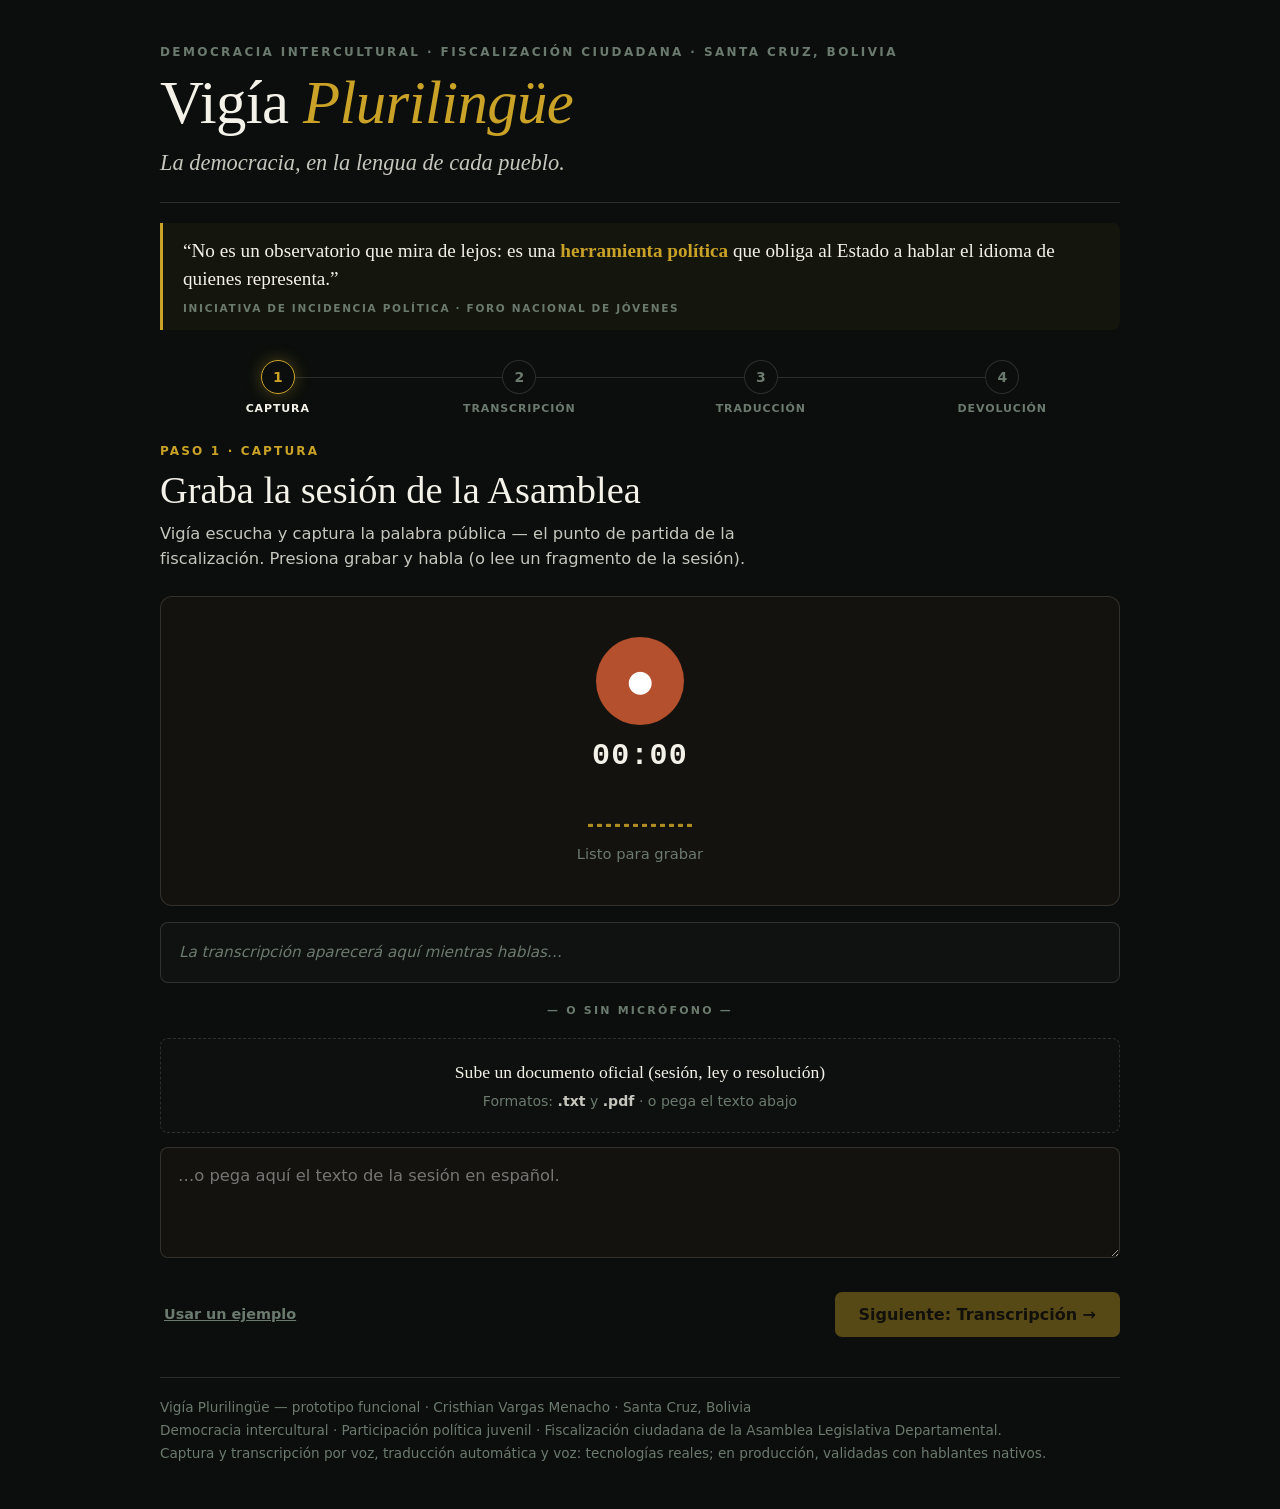
<file: vigia-plurilingue/index.html>
<!DOCTYPE html>
<html lang="es">
<head>
<meta charset="utf-8">
<meta name="viewport" content="width=device-width, initial-scale=1">
<title>Vigía Plurilingüe · Fiscalización ciudadana con IA</title>
<style>
:root{
  --bg:#0B0E0C; --panel:#14120E; --ink:#F4F1E9; --gold:#C9A227; --terra:#B5502E;
  --muted:#6B7A6E; --dim:#C7C6BE; --line:rgba(244,241,233,.14);
  --serif:Georgia,'Times New Roman',serif;
  --sans:system-ui,-apple-system,'Segoe UI',Roboto,Helvetica,Arial,sans-serif;
  --mono:ui-monospace,'Cascadia Mono','Consolas','SF Mono',monospace;
}
*{box-sizing:border-box;margin:0;padding:0}
body{background:var(--bg);color:var(--ink);font-family:var(--sans);line-height:1.55;
  min-height:100vh;padding:clamp(18px,4vw,44px)}
.app{max-width:960px;margin:0 auto}

/* título */
.hero-title{border-bottom:1px solid var(--line);padding-bottom:22px;margin-bottom:20px}
.hero-title .kick{font:600 12px/1.4 var(--sans);letter-spacing:.2em;text-transform:uppercase;color:var(--muted);margin-bottom:12px}
.hero-title h1{font-family:var(--serif);font-weight:400;font-size:clamp(2.1rem,5.5vw,3.8rem);line-height:1;letter-spacing:-.01em}
.hero-title h1 em{font-style:italic;color:var(--gold)}
.hero-title .hsub{font-family:var(--serif);font-style:italic;font-size:clamp(1.05rem,2vw,1.4rem);color:var(--dim);margin-top:12px}
.manifesto-bar{border-left:3px solid var(--gold);background:rgba(201,162,39,.05);
  padding:14px 20px;border-radius:0 8px 8px 0;margin-bottom:26px}
.manifesto-bar p{font-family:var(--serif);font-size:clamp(1rem,1.8vw,1.2rem);line-height:1.45}
.manifesto-bar p b{color:var(--gold)}
.manifesto-bar .src{display:block;margin-top:8px;font:600 10.5px/1.4 var(--sans);letter-spacing:.16em;text-transform:uppercase;color:var(--muted)}

/* stepper */
.stepper{display:flex;gap:6px;margin-bottom:30px}
.st{flex:1;display:flex;flex-direction:column;align-items:center;gap:8px;position:relative;cursor:pointer;padding-top:4px}
.st .dot{width:34px;height:34px;border-radius:50%;border:1.5px solid var(--line);display:flex;align-items:center;justify-content:center;
  font:700 14px/1 var(--sans);color:var(--muted);background:var(--bg);transition:.3s;z-index:2}
.st .lb{font:600 11px/1.2 var(--sans);letter-spacing:.08em;text-transform:uppercase;color:var(--muted);text-align:center;transition:.3s}
.st::after{content:"";position:absolute;top:21px;left:50%;width:100%;height:1.5px;background:var(--line);z-index:1}
.st:last-child::after{display:none}
.st.active .dot{border-color:var(--gold);color:var(--gold);box-shadow:0 0 16px rgba(201,162,39,.35)}
.st.active .lb{color:var(--ink)}
.st.done .dot{border-color:var(--gold);background:var(--gold);color:#1a1408}
.st.done::after{background:var(--gold)}

/* paneles */
.panel{display:none;animation:fade .4s ease}
.panel.active{display:block}
@keyframes fade{from{opacity:0;transform:translateY(10px)}to{opacity:1;transform:none}}
.pk{font:600 12px/1 var(--sans);letter-spacing:.18em;text-transform:uppercase;color:var(--gold);margin-bottom:12px}
.panel h2{font-family:var(--serif);font-weight:400;font-size:clamp(1.6rem,3.4vw,2.4rem);line-height:1.1;margin-bottom:10px}
.pdesc{color:var(--dim);font-size:1.02rem;max-width:64ch;margin-bottom:24px}

/* grabadora */
.rec{display:flex;flex-direction:column;align-items:center;gap:16px;padding:clamp(24px,4vw,40px);
  background:var(--panel);border:1px solid var(--line);border-radius:12px}
.recbtn{width:88px;height:88px;border-radius:50%;border:none;cursor:pointer;background:var(--terra);color:#fff;
  font-size:30px;display:flex;align-items:center;justify-content:center;transition:.2s;box-shadow:0 0 0 0 rgba(181,80,46,.5)}
.recbtn:hover{transform:scale(1.05)}
.recbtn.on{background:#e0563020;color:var(--terra);border:2px solid var(--terra);animation:pulse 1.4s infinite}
@keyframes pulse{0%{box-shadow:0 0 0 0 rgba(181,80,46,.45)}70%{box-shadow:0 0 0 22px rgba(181,80,46,0)}100%{box-shadow:0 0 0 0 rgba(181,80,46,0)}}
.rectime{font:700 30px/1 var(--mono);color:var(--ink);letter-spacing:.04em}
.meter{display:flex;gap:4px;align-items:flex-end;height:40px}
.meter i{width:5px;height:40px;background:var(--gold);border-radius:3px;transform:scaleY(.08);transform-origin:bottom;transition:transform .08s linear;opacity:.85}
.recstate{font-size:.92rem;color:var(--muted)}
.recstate b{color:var(--dim)}
.live{margin-top:16px;min-height:56px;background:rgba(255,255,255,.02);border:1px solid var(--line);border-radius:8px;
  padding:16px 18px;font-family:var(--serif);font-size:1.05rem;line-height:1.6;color:var(--ink);white-space:pre-wrap}
.live:empty::before{content:"La transcripción aparecerá aquí mientras hablas…";color:var(--muted);font-style:italic;font-family:var(--sans);font-size:.95rem}

.orsep{text-align:center;color:var(--muted);font:600 11px/1 var(--sans);letter-spacing:.2em;text-transform:uppercase;margin:22px 0}
.drop{border:1.5px dashed var(--line);border-radius:8px;padding:20px;text-align:center;cursor:pointer;transition:.2s;background:rgba(255,255,255,.012)}
.drop.hot{border-color:var(--gold);background:rgba(201,162,39,.06)}
.drop .big{font-family:var(--serif);font-size:1.1rem;margin-bottom:4px}
.drop .small{color:var(--muted);font-size:.88rem}
.drop .small b{color:var(--dim)}

textarea{width:100%;background:var(--panel);color:var(--ink);border:1px solid var(--line);border-radius:8px;
  padding:15px 17px;font-family:var(--sans);font-size:1.02rem;line-height:1.6;resize:vertical;margin-top:14px}
textarea:focus{outline:none;border-color:var(--gold)}
#transcript{min-height:180px;font-family:var(--serif)}

/* botones */
button{font-family:var(--sans);cursor:pointer;border:none;border-radius:7px;font-weight:600;transition:transform .08s,background .2s,opacity .2s}
button:active{transform:translateY(1px)}
button:disabled{opacity:.4;cursor:not-allowed}
.btn-primary{background:var(--gold);color:#1a1408;padding:13px 24px;font-size:1rem}
.btn-primary:hover:not(:disabled){background:#dab433}
.btn-ghost{background:transparent;color:var(--ink);border:1px solid var(--line);padding:11px 17px;font-size:.94rem}
.btn-ghost:hover:not(:disabled){border-color:var(--gold);color:var(--gold)}
.btn-link{background:transparent;color:var(--muted);padding:10px 4px;font-size:.9rem;text-decoration:underline}
.btn-link:hover{color:var(--gold)}
.navrow{display:flex;justify-content:space-between;align-items:center;gap:12px;margin-top:26px;flex-wrap:wrap}
.vsel{background:var(--panel);color:var(--ink);border:1px solid var(--line);border-radius:7px;padding:10px 12px;font-family:var(--sans);font-size:.86rem;max-width:230px}
.vsel:focus{outline:none;border-color:var(--gold)}

.status{min-height:22px;font-size:.95rem;color:var(--dim);display:flex;align-items:center;gap:10px;margin:6px 0}
.spin{width:16px;height:16px;border:2px solid var(--line);border-top-color:var(--gold);border-radius:50%;animation:sp .8s linear infinite}
@keyframes sp{to{transform:rotate(360deg)}}
.err{color:var(--terra)}
.progress{height:3px;background:var(--line);border-radius:3px;overflow:hidden;margin:12px 0;display:none}
.progress.on{display:block}
.progress i{display:block;height:100%;width:0;background:var(--gold);transition:width .3s}

/* columnas ES/GN */
.cols{display:grid;grid-template-columns:1fr 1fr;gap:18px;margin-top:8px}
.col{background:var(--panel);border:1px solid var(--line);border-radius:8px;padding:20px}
.col.gn{border-color:rgba(201,162,39,.35)}
.col h4{font:600 11px/1 var(--sans);letter-spacing:.16em;text-transform:uppercase;color:var(--muted);margin-bottom:12px}
.col.gn h4{color:var(--gold)}
.col .text{font-size:1.02rem;line-height:1.7;white-space:pre-wrap}
.col.gn .text{font-family:var(--serif)}
.toolbar{display:flex;gap:10px;flex-wrap:wrap;align-items:center;margin-top:18px}
.note{margin-top:14px;font-size:.85rem;color:var(--muted);line-height:1.6;border-left:2px solid var(--line);padding-left:14px}
.note b{color:var(--dim)}

/* boletín */
.boletin{background:var(--panel);border:1px solid rgba(201,162,39,.35);border-radius:10px;padding:clamp(22px,3vw,32px);position:relative;overflow:hidden}
.boletin::before{content:"";position:absolute;top:0;left:0;width:100%;height:4px;background:linear-gradient(90deg,var(--gold),var(--terra))}
.boletin .bk{font:600 11px/1 var(--sans);letter-spacing:.2em;text-transform:uppercase;color:var(--terra);margin-bottom:8px}
.boletin h3{font-family:var(--serif);font-size:1.5rem;margin-bottom:4px}
.boletin .date{font:600 11px/1 var(--mono);color:var(--muted);letter-spacing:.05em;margin-bottom:20px}
.boletin .lbl{font:600 11px/1 var(--sans);letter-spacing:.14em;text-transform:uppercase;margin:18px 0 8px}
.boletin .lbl.es{color:var(--muted)} .boletin .lbl.gn{color:var(--gold)}
.boletin .r-es{font-size:1rem;line-height:1.7;color:var(--dim)}
.boletin .r-gn{font-family:var(--serif);font-size:1.12rem;line-height:1.7;color:var(--ink)}
.boletin details{margin-top:20px;border-top:1px solid var(--line);padding-top:14px}
.boletin summary{cursor:pointer;font:600 12px/1 var(--sans);letter-spacing:.1em;text-transform:uppercase;color:var(--muted)}
.boletin .full{margin-top:14px;font-size:.95rem;line-height:1.7;color:var(--dim);white-space:pre-wrap}
.boletin .full .gn{font-family:var(--serif);color:var(--ink);display:block;margin-top:10px}

.foot{margin-top:40px;padding-top:18px;border-top:1px solid var(--line);color:var(--muted);font-size:.85rem;line-height:1.7}

@media(max-width:720px){.cols{grid-template-columns:1fr}.st .lb{font-size:9.5px}}

/* PDF / impresión */
#printdoc{display:none}
@media print{
  body{background:#fff;color:#000;padding:0}
  body>.app{display:none}
  #printdoc{display:block;position:absolute;inset:0;color:#000;background:#fff}
  #printdoc h1{font-family:Georgia,serif;font-size:20pt;color:#0B0E0C;margin-bottom:2px}
  #printdoc .pd-sub{font-family:sans-serif;font-size:8.5pt;letter-spacing:.1em;text-transform:uppercase;color:#6B7A6E;border-bottom:2px solid #C9A227;padding-bottom:9px;margin-bottom:20px}
  #printdoc h2{font-family:sans-serif;font-size:8.5pt;letter-spacing:.14em;text-transform:uppercase;color:#B5502E;margin:20px 0 7px}
  #printdoc .pd-gn{font-family:Georgia,serif;font-size:12pt;line-height:1.7;white-space:pre-wrap;color:#111}
  #printdoc .pd-es{font-size:10pt;color:#555;white-space:pre-wrap;line-height:1.6}
  #printdoc .pd-foot{margin-top:26px;padding-top:10px;border-top:1px solid #ccc;font-family:sans-serif;font-size:8pt;color:#666}
  @page{margin:18mm}
}
</style>
</head>
<body>
<div class="app">
  <div class="hero-title">
    <div class="kick">Democracia intercultural · Fiscalización ciudadana · Santa Cruz, Bolivia</div>
    <h1>Vigía <em>Plurilingüe</em></h1>
    <div class="hsub">La democracia, en la lengua de cada pueblo.</div>
  </div>
  <div class="manifesto-bar">
    <p>“No es un observatorio que mira de lejos: es una <b>herramienta política</b> que obliga al Estado a hablar el idioma de quienes representa.”</p>
    <span class="src">Iniciativa de incidencia política · Foro Nacional de Jóvenes</span>
  </div>

  <!-- STEPPER -->
  <div class="stepper" id="stepper">
    <div class="st active" data-s="1"><span class="dot">1</span><span class="lb">Captura</span></div>
    <div class="st" data-s="2"><span class="dot">2</span><span class="lb">Transcripción</span></div>
    <div class="st" data-s="3"><span class="dot">3</span><span class="lb">Traducción</span></div>
    <div class="st" data-s="4"><span class="dot">4</span><span class="lb">Devolución</span></div>
  </div>

  <!-- PASO 1 · CAPTURA -->
  <section class="panel active" data-p="1">
    <div class="pk">Paso 1 · Captura</div>
    <h2>Graba la sesión de la Asamblea</h2>
    <p class="pdesc">Vigía escucha y captura la palabra pública — el punto de partida de la fiscalización. Presiona grabar y habla (o lee un fragmento de la sesión).</p>
    <div class="rec">
      <button id="recBtn" class="recbtn" title="Grabar / Detener">●</button>
      <div class="rectime" id="recTime">00:00</div>
      <div class="meter" id="meter"><i></i><i></i><i></i><i></i><i></i><i></i><i></i><i></i><i></i><i></i><i></i><i></i></div>
      <div class="recstate" id="recState">Listo para grabar</div>
    </div>
    <div class="live" id="liveText"></div>
    <audio id="player" controls style="width:100%;margin-top:14px;display:none"></audio>

    <div class="orsep">— o sin micrófono —</div>
    <div class="drop" id="drop">
      <div class="big">Sube un documento oficial (sesión, ley o resolución)</div>
      <div class="small">Formatos: <b>.txt</b> y <b>.pdf</b> · o pega el texto abajo</div>
      <input type="file" id="file" accept=".txt,.pdf,text/plain,application/pdf" hidden>
    </div>
    <textarea id="paste" placeholder="…o pega aquí el texto de la sesión en español." rows="3"></textarea>
    <div class="navrow">
      <button class="btn-link" id="ex1">Usar un ejemplo</button>
      <button class="btn-primary" id="to2" disabled>Siguiente: Transcripción →</button>
    </div>
  </section>

  <!-- PASO 2 · TRANSCRIPCIÓN -->
  <section class="panel" data-p="2">
    <div class="pk">Paso 2 · Transcripción</div>
    <h2>Voz → texto</h2>
    <p class="pdesc">La IA convirtió la sesión en texto, con la palabra de cada intervención. Revisa y corrige antes de traducir.</p>
    <textarea id="transcript" placeholder="Transcripción de la sesión…"></textarea>
    <div class="navrow">
      <button class="btn-ghost" data-back="1">← Atrás</button>
      <button class="btn-primary" id="to3">Traducir a guaraní →</button>
    </div>
  </section>

  <!-- PASO 3 · TRADUCCIÓN -->
  <section class="panel" data-p="3">
    <div class="pk">Paso 3 · Traducción</div>
    <h2>El debate, en guaraní</h2>
    <p class="pdesc">Yvy.ai vuelca la sesión al guaraní. La misma lógica se extiende al chiquitano y otras lenguas del oriente, con validación de hablantes nativos.</p>
    <div class="progress" id="prog"><i></i></div>
    <div class="status" id="tstatus"></div>
    <div class="cols">
      <div class="col es"><h4>Español · original</h4><div class="text" id="outEs"></div></div>
      <div class="col gn"><h4>Guaraní · traducción</h4><div class="text" id="outGn"></div></div>
    </div>
    <div class="toolbar">
      <button class="btn-ghost" id="speak3">▶ Escuchar en guaraní</button>
      <button class="btn-ghost" id="stop3" disabled>■ Detener</button>
      <select class="vsel voiceSel" title="Elegir voz"></select>
    </div>
    <p class="note">Para una <b>voz humana natural</b>, abre esta app en <b>Microsoft Edge</b> (voces neuronales, marcadas con ★). La lectura adapta la grafía del guaraní para que fluya sin deletrear.</p>
    <div class="navrow">
      <button class="btn-ghost" data-back="2">← Atrás</button>
      <button class="btn-primary" id="to4">Generar boletín ciudadano →</button>
    </div>
  </section>

  <!-- PASO 4 · DEVOLUCIÓN -->
  <section class="panel" data-p="4">
    <div class="pk">Paso 4 · Devolución</div>
    <h2>Boletín ciudadano</h2>
    <p class="pdesc">Vigía devuelve la sesión a la comunidad: un boletín claro, en su lengua, listo para circular por radios, redes y apps.</p>
    <div class="status" id="bstatus"></div>
    <div class="boletin" id="boletin"></div>
    <div class="toolbar">
      <button class="btn-ghost" id="speak4">▶ Escuchar boletín</button>
      <button class="btn-ghost" id="stop4" disabled>■ Detener</button>
      <select class="vsel voiceSel" title="Elegir voz"></select>
      <button class="btn-ghost" id="pdf">⬇ Descargar PDF</button>
      <button class="btn-ghost" id="share">Compartir / Copiar</button>
    </div>
    <div class="navrow">
      <button class="btn-ghost" data-back="3">← Atrás</button>
      <button class="btn-link" id="restart">↺ Nueva sesión</button>
    </div>
  </section>

  <div class="foot">
    Vigía Plurilingüe — prototipo funcional · Cristhian Vargas Menacho · Santa Cruz, Bolivia<br>
    Democracia intercultural · Participación política juvenil · Fiscalización ciudadana de la Asamblea Legislativa Departamental.<br>
    Captura y transcripción por voz, traducción automática y voz: tecnologías reales; en producción, validadas con hablantes nativos.
  </div>
</div>
<div id="printdoc"></div>

<script>
(function(){
  var $=function(id){return document.getElementById(id);};
  var state={ source:'', es:'', gn:'', resES:'', resGN:'' };

  /* ============ NAVEGACIÓN DE PASOS ============ */
  function goTo(n){
    document.querySelectorAll('.panel').forEach(function(p){ p.classList.toggle('active', +p.dataset.p===n); });
    document.querySelectorAll('.stepper .st').forEach(function(s){
      var sn=+s.dataset.s; s.classList.toggle('active', sn===n); s.classList.toggle('done', sn<n);
    });
    window.scrollTo({top:0,behavior:'smooth'});
  }
  document.querySelectorAll('.stepper .st').forEach(function(s){
    s.addEventListener('click', function(){ var n=+s.dataset.s; if(s.classList.contains('done')||s.classList.contains('active')) goTo(n); });
  });
  document.querySelectorAll('[data-back]').forEach(function(b){ b.addEventListener('click', function(){ goTo(+b.dataset.back); }); });

  /* ============ PASO 1 · CAPTURA (grabación + transcripción en vivo) ============ */
  var SR=window.SpeechRecognition||window.webkitSpeechRecognition;
  var recognizing=false, recording=false, recog=null, finalText='';
  var mediaStream=null, audioCtx=null, analyser=null, rafId=null, timerId=null, t0=0, mr=null, chunks=[];

  function setSource(txt){ state.source=(txt||'').trim(); $('to2').disabled = !state.source; }
  function fmt(ms){ var s=Math.floor(ms/1000); return ('0'+Math.floor(s/60)).slice(-2)+':'+('0'+(s%60)).slice(-2); }

  function meterLoop(){
    var data=new Uint8Array(analyser.frequencyBinCount);
    var bars=$('meter').children;
    (function draw(){
      analyser.getByteFrequencyData(data);
      for(var i=0;i<bars.length;i++){ var v=(data[i*2]||0)/255; bars[i].style.transform='scaleY('+Math.max(.08,v*1.4)+')'; }
      rafId=requestAnimationFrame(draw);
    })();
  }

  function startRec(){
    finalText=''; $('liveText').textContent=''; $('player').style.display='none'; chunks=[];
    navigator.mediaDevices.getUserMedia({audio:true}).then(function(stream){
      mediaStream=stream;
      try{
        audioCtx=new (window.AudioContext||window.webkitAudioContext)();
        var srcNode=audioCtx.createMediaStreamSource(stream);
        analyser=audioCtx.createAnalyser(); analyser.fftSize=64; srcNode.connect(analyser); meterLoop();
      }catch(e){}
      try{
        mr=new MediaRecorder(stream); mr.ondataavailable=function(e){ if(e.data.size)chunks.push(e.data); };
        mr.onstop=function(){ if(chunks.length){ var blob=new Blob(chunks,{type:chunks[0].type}); var url=URL.createObjectURL(blob); $('player').src=url; $('player').style.display='block'; } };
        mr.start();
      }catch(e){}
    }).catch(function(){ $('recState').innerHTML='No se pudo acceder al micrófono. Usa <b>subir</b> o <b>pegar</b> abajo.'; });

    if(SR){
      recog=new SR(); recog.lang='es-BO'; recog.continuous=true; recog.interimResults=true;
      recog.onresult=function(e){
        var interim='';
        for(var i=e.resultIndex;i<e.results.length;i++){
          var tr=e.results[i][0].transcript;
          if(e.results[i].isFinal) finalText+=tr+' '; else interim+=tr;
        }
        $('liveText').textContent=(finalText+interim).trim();
        setSource(finalText+interim);
      };
      recog.onerror=function(ev){ if(ev.error!=='no-speech') $('recState').textContent='Reconocimiento: '+ev.error; };
      recog.onend=function(){ if(recognizing){ try{recog.start();}catch(e){} } };
      try{ recog.start(); recognizing=true; }catch(e){}
    } else {
      $('recState').innerHTML='Tu navegador no transcribe por voz (usa <b>Chrome</b> o <b>Edge</b>). Puedes <b>subir</b> o <b>pegar</b> el texto abajo.';
    }
    recording=true; t0=Date.now(); timerId=setInterval(function(){ $('recTime').textContent=fmt(Date.now()-t0); }, 250);
    $('recBtn').classList.add('on'); $('recBtn').textContent='■'; $('recState').innerHTML='<b>Grabando…</b> habla la sesión';
  }
  function stopRec(){
    recording=false; recognizing=false;
    if(recog){ try{recog.stop();}catch(e){} }
    if(mr && mr.state!=='inactive'){ try{mr.stop();}catch(e){} }
    if(timerId) clearInterval(timerId);
    if(rafId) cancelAnimationFrame(rafId);
    var bars=$('meter').children; for(var i=0;i<bars.length;i++) bars[i].style.transform='scaleY(.08)';
    if(mediaStream) mediaStream.getTracks().forEach(function(t){t.stop();});
    if(audioCtx){ try{audioCtx.close();}catch(e){} }
    $('recBtn').classList.remove('on'); $('recBtn').textContent='●';
    $('recState').innerHTML = state.source ? 'Grabación lista. Pulsa <b>Siguiente</b>.' : 'Grabación detenida.';
    setSource(finalText);
  }
  $('recBtn').addEventListener('click', function(){ recording?stopRec():startRec(); });

  /* subir / pegar / ejemplo */
  var drop=$('drop'), fileInput=$('file');
  drop.addEventListener('click', function(){ fileInput.click(); });
  ['dragenter','dragover'].forEach(function(e){ drop.addEventListener(e,function(ev){ev.preventDefault();drop.classList.add('hot');}); });
  ['dragleave','drop'].forEach(function(e){ drop.addEventListener(e,function(ev){ev.preventDefault();drop.classList.remove('hot');}); });
  drop.addEventListener('drop', function(ev){ if(ev.dataTransfer.files[0]) handleFile(ev.dataTransfer.files[0]); });
  fileInput.addEventListener('change', function(){ if(fileInput.files[0]) handleFile(fileInput.files[0]); });
  $('paste').addEventListener('input', function(){ setSource($('paste').value); $('recState').textContent='Texto pegado.'; });
  $('ex1').addEventListener('click', function(){
    var ej='En la sesión ordinaria de la Asamblea Legislativa Departamental de Santa Cruz se pone a consideración el proyecto de ley sobre gestión del agua en territorios indígenas. El acceso al agua es un derecho de los pueblos originarios y debe garantizarse con la participación de las comunidades. Se aprueba remitir el proyecto a la comisión correspondiente para su tratamiento.';
    $('paste').value=ej; setSource(ej); $('recState').textContent='Ejemplo cargado.';
  });
  function handleFile(f){
    var name=(f.name||'').toLowerCase();
    if(name.endsWith('.pdf')||f.type==='application/pdf'){ readPDF(f); }
    else { var rd=new FileReader(); rd.onload=function(){ $('paste').value=rd.result; setSource(rd.result); $('recState').textContent='Documento cargado: '+f.name; }; rd.readAsText(f); }
  }
  var pdfjsReady=null;
  function loadPdfJs(){
    if(pdfjsReady) return pdfjsReady;
    pdfjsReady=new Promise(function(res,rej){
      var s=document.createElement('script'); s.src='https://cdnjs.cloudflare.com/ajax/libs/pdf.js/3.11.174/pdf.min.js';
      s.onload=function(){ window.pdfjsLib.GlobalWorkerOptions.workerSrc='https://cdnjs.cloudflare.com/ajax/libs/pdf.js/3.11.174/pdf.worker.min.js'; res(window.pdfjsLib); };
      s.onerror=function(){ rej(new Error('No se pudo cargar el lector de PDF (¿sin internet?).')); };
      document.head.appendChild(s);
    });
    return pdfjsReady;
  }
  function readPDF(f){
    $('recState').textContent='Leyendo PDF…';
    loadPdfJs().then(function(lib){
      var rd=new FileReader();
      rd.onload=function(){
        lib.getDocument({data:new Uint8Array(rd.result)}).promise.then(function(pdf){
          var pages=[], n=pdf.numPages;
          (function next(i){
            if(i>n){ $('paste').value=pages.join('\n\n'); setSource(pages.join('\n\n')); $('recState').textContent='PDF leído ('+n+' págs).'; return; }
            pdf.getPage(i).then(function(p){return p.getTextContent();}).then(function(tc){ pages.push(tc.items.map(function(it){return it.str;}).join(' ')); next(i+1); });
          })(1);
        }).catch(function(e){ $('recState').textContent='No se pudo leer el PDF: '+e.message; });
      };
      rd.readAsArrayBuffer(f);
    }).catch(function(e){ $('recState').textContent=e.message; });
  }

  $('to2').addEventListener('click', function(){ $('transcript').value=state.source; goTo(2); });

  /* ============ TRADUCCIÓN ============ */
  function chunkSent(p,max){ var parts=p.match(/[^.!?\n]+[.!?]*/g)||[p],out=[],cur=''; parts.forEach(function(s){ if((cur+s).length>max){if(cur)out.push(cur);cur=s;}else cur+=s;}); if(cur)out.push(cur); return out; }
  function gtx(q){
    var url='https://translate.googleapis.com/translate_a/single?client=gtx&sl=auto&tl=gn&dt=t&q='+encodeURIComponent(q);
    return fetch(url).then(function(r){ if(!r.ok)throw new Error('HTTP '+r.status); return r.json(); }).then(function(j){ return j[0].map(function(s){return s[0];}).join(''); });
  }
  async function translateText(text, onProg){
    var paras=text.split(/\n{1,}/).map(function(s){return s.trim();}).filter(Boolean);
    var res=[], total=0, done=0;
    paras.forEach(function(p){ total+=(p.length<=1200?1:chunkSent(p,1200).length); });
    for(var i=0;i<paras.length;i++){
      var subs=paras[i].length<=1200?[paras[i]]:chunkSent(paras[i],1200); var tp=[];
      for(var k=0;k<subs.length;k++){ tp.push(await gtx(subs[k])); done++; if(onProg)onProg(done/total); }
      res.push(tp.join(' '));
    }
    return res.join('\n\n');
  }
  /* detecta si el motor devolvió casi el mismo texto (no tradujo: palabra suelta/repetida) */
  function echoRatio(gn, es){
    var wb={}; es.toLowerCase().split(/\s+/).filter(Boolean).forEach(function(w){ wb[w]=1; });
    var wa=gn.toLowerCase().split(/\s+/).filter(Boolean);
    if(!wa.length) return 1;
    var common=wa.filter(function(w){ return wb[w]; }).length;
    return common/wa.length;
  }

  $('to3').addEventListener('click', function(){
    var t=$('transcript').value.trim();
    if(!t){ alert('La transcripción está vacía.'); return; }
    state.es=t; goTo(3);
    $('outEs').textContent=t; $('outGn').textContent='';
    $('prog').classList.add('on'); $('prog').querySelector('i').style.width='0%';
    setStat('tstatus','Traduciendo al guaraní…','load');
    translateText(t, function(p){ $('prog').querySelector('i').style.width=Math.round(p*100)+'%'; }).then(function(gn){
      state.gn=gn; $('outGn').textContent=gn; $('prog').classList.remove('on');
      if(echoRatio(gn,t)>0.8) setStat('tstatus','⚠ El texto casi no cambió: el motor no traduce bien palabras sueltas o repetidas. Prueba con una frase completa o usa "Usar un ejemplo".','err');
      else setStat('tstatus','Traducción lista.');
    }).catch(function(e){ setStat('tstatus','No se pudo traducir. Verifica tu internet. ('+e.message+')','err'); $('prog').classList.remove('on'); });
  });

  function setStat(id,msg,kind){ var el=$(id); el.innerHTML=''; if(kind==='load'){var s=document.createElement('span');s.className='spin';el.appendChild(s);} var t=document.createElement('span'); if(kind==='err')t.className='err'; t.textContent=msg; el.appendChild(t); }

  /* ============ DEVOLUCIÓN · boletín ============ */
  var STOP={de:1,la:1,el:1,los:1,las:1,un:1,una:1,y:1,o:1,que:1,en:1,se:1,su:1,sus:1,por:1,con:1,del:1,al:1,es:1,para:1,ser:1,como:1,mas:1,pero:1,este:1,esta:1,sobre:1,cada:1,debe:1};
  function summarize(text,max){
    var sents=text.match(/[^.!?]+[.!?]+/g)||[text];
    if(sents.length<=max) return text.trim();
    var freq={}; text.toLowerCase().split(/[^a-záéíóúñü]+/).forEach(function(w){ if(w.length>3&&!STOP[w]) freq[w]=(freq[w]||0)+1; });
    var scored=sents.map(function(s,i){ var sc=0; s.toLowerCase().split(/[^a-záéíóúñü]+/).forEach(function(w){ sc+=freq[w]||0; }); return {s:s.trim(),sc:sc,i:i}; });
    scored.sort(function(a,b){return b.sc-a.sc;});
    return scored.slice(0,max).sort(function(a,b){return a.i-b.i;}).map(function(o){return o.s;}).join(' ');
  }
  $('to4').addEventListener('click', function(){
    if(!state.gn){ alert('Primero genera la traducción (paso 3).'); return; }
    goTo(4); setStat('bstatus','Generando boletín ciudadano…','load');
    state.resES=summarize(state.es,2);
    translateText(state.resES).then(function(rgn){
      state.resGN=rgn; renderBoletin(); setStat('bstatus','Boletín listo para distribuir.');
    }).catch(function(){ state.resGN=state.gn.split(/(?<=\.)\s/).slice(0,2).join(' '); renderBoletin(); setStat('bstatus','Boletín listo.'); });
  });
  function dateStr(){ return new Date().toLocaleDateString('es-BO',{year:'numeric',month:'long',day:'numeric'}); }
  function renderBoletin(){
    $('boletin').innerHTML=''
      +'<div class="bk">Boletín ciudadano · Vigía Plurilingüe</div>'
      +'<h3>Sesión de la Asamblea Legislativa Departamental</h3>'
      +'<div class="date">'+dateStr()+' · Santa Cruz, Bolivia</div>'
      +'<div class="lbl gn">Resumen en guaraní</div><div class="r-gn">'+esc(state.resGN)+'</div>'
      +'<div class="lbl es">Resumen en español</div><div class="r-es">'+esc(state.resES)+'</div>'
      +'<details><summary>Ver transcripción y traducción completas</summary>'
      +'<div class="full">'+esc(state.es)+'<span class="gn">'+esc(state.gn)+'</span></div></details>';
  }
  function esc(s){ return (s||'').replace(/&/g,'&amp;').replace(/</g,'&lt;'); }

  /* ============ VOZ ============ */
  var synth=window.speechSynthesis, voices=[], selVoiceName='';
  function loadVoices(){ voices=synth?synth.getVoices():[]; }
  function scoreVoice(v){ var s=0; if(/natural|online/i.test(v.name))s+=100; if(/es[-_]?(419|US|MX|BO|PY|AR|CO|PE|CL|EC)/i.test(v.lang))s+=20; if(/^es/i.test(v.lang))s+=10; return s; }
  function fillVoices(){
    loadVoices();
    var scored=voices.map(function(v){return {v:v,s:scoreVoice(v)};}).sort(function(a,b){return b.s-a.s;});
    if(scored[0]&&!selVoiceName) selVoiceName=scored[0].v.name;
    document.querySelectorAll('.voiceSel').forEach(function(sel){
      sel.innerHTML='';
      scored.forEach(function(o){ var op=document.createElement('option'); op.value=o.v.name; op.textContent=(/natural|online/i.test(o.v.name)?'★ ':'')+o.v.name+' · '+o.v.lang; sel.appendChild(op); });
      sel.value=selVoiceName;
      sel.onchange=function(){ selVoiceName=sel.value; document.querySelectorAll('.voiceSel').forEach(function(o){o.value=selVoiceName;}); };
    });
  }
  if(synth){ loadVoices(); fillVoices(); synth.onvoiceschanged=function(){ loadVoices(); fillVoices(); }; }
  function pickVoice(){ return voices.slice().sort(function(a,b){return scoreVoice(b)-scoreVoice(a);})[0]||null; }
  function guaraniPhonetic(t){
    return t.replace(/[’‘ʼ']/g,'').replace(/[ãâ]/g,'a').replace(/[ÃÂ]/g,'A').replace(/[ẽê]/g,'e').replace(/[ẼÊ]/g,'E')
      .replace(/[ĩî]/g,'i').replace(/[ĨÎ]/g,'I').replace(/[õô]/g,'o').replace(/[ÕÔ]/g,'O').replace(/[ũû]/g,'u').replace(/[ŨÛ]/g,'U')
      .replace(/[ỹŷ]/g,'i').replace(/[ỸŶ]/g,'I').replace(/̃/g,'').replace(/\s+/g,' ').trim();
  }
  function speak(text, stopId){
    if(!synth){ alert('Tu navegador no soporta lectura por voz.'); return; }
    if(!text) return;
    synth.cancel();
    var u=new SpeechSynthesisUtterance(guaraniPhonetic(text));
    var chosen=voices.find(function(v){return v.name===selVoiceName;})||pickVoice();
    if(chosen){ u.voice=chosen; u.lang=chosen.lang; } else { u.lang='es-419'; }
    var nat=chosen&&/natural|online/i.test(chosen.name);
    u.rate=nat?.97:.85; u.pitch=nat?1:.9;
    u.onend=function(){ if(stopId)$(stopId).disabled=true; };
    synth.speak(u); if(stopId)$(stopId).disabled=false;
  }
  $('speak3').addEventListener('click', function(){ speak(state.gn,'stop3'); });
  $('stop3').addEventListener('click', function(){ if(synth)synth.cancel(); $('stop3').disabled=true; });
  $('speak4').addEventListener('click', function(){ speak(state.resGN||state.gn,'stop4'); });
  $('stop4').addEventListener('click', function(){ if(synth)synth.cancel(); $('stop4').disabled=true; });

  /* ============ PDF + COMPARTIR ============ */
  $('pdf').addEventListener('click', function(){
    var pd=$('printdoc');
    pd.innerHTML='<h1>Vigía Plurilingüe · Boletín ciudadano</h1>'
      +'<div class="pd-sub">Sesión de la Asamblea Legislativa Departamental · '+dateStr()+' · Santa Cruz</div>'
      +'<h2>Resumen · Guaraní</h2><div class="pd-gn"></div>'
      +'<h2>Resumen · Español</h2><div class="pd-es"></div>'
      +'<h2>Traducción completa · Guaraní</h2><div class="pd-gn full-gn"></div>'
      +'<div class="pd-foot">Traducción automática asistida — prototipo Vigía Plurilingüe. En producción, validada con hablantes nativos.</div>';
    pd.querySelector('.pd-gn').textContent=state.resGN||state.gn;
    pd.querySelector('.pd-es').textContent=state.resES||state.es;
    pd.querySelector('.full-gn').textContent=state.gn;
    window.print();
  });
  $('share').addEventListener('click', function(){
    var txt='📢 BOLETÍN CIUDADANO · Vigía Plurilingüe\n'+dateStr()+' · Santa Cruz\n\n'
      +'[Guaraní]\n'+(state.resGN||state.gn)+'\n\n[Español]\n'+(state.resES||state.es);
    if(navigator.share){ navigator.share({title:'Boletín ciudadano · Vigía Plurilingüe',text:txt}).catch(function(){}); }
    else if(navigator.clipboard){ navigator.clipboard.writeText(txt).then(function(){ setStat('bstatus','Boletín copiado al portapapeles — listo para pegar en WhatsApp, redes o radio.'); }); }
  });

  /* reiniciar */
  $('restart').addEventListener('click', function(){
    state={source:'',es:'',gn:'',resES:'',resGN:''};
    $('paste').value=''; $('transcript').value=''; $('liveText').textContent=''; $('outEs').textContent=''; $('outGn').textContent='';
    $('boletin').innerHTML=''; $('recTime').textContent='00:00'; $('recState').textContent='Listo para grabar';
    $('to2').disabled=true; goTo(1);
  });
})();
</script>
</body>
</html>
</file>
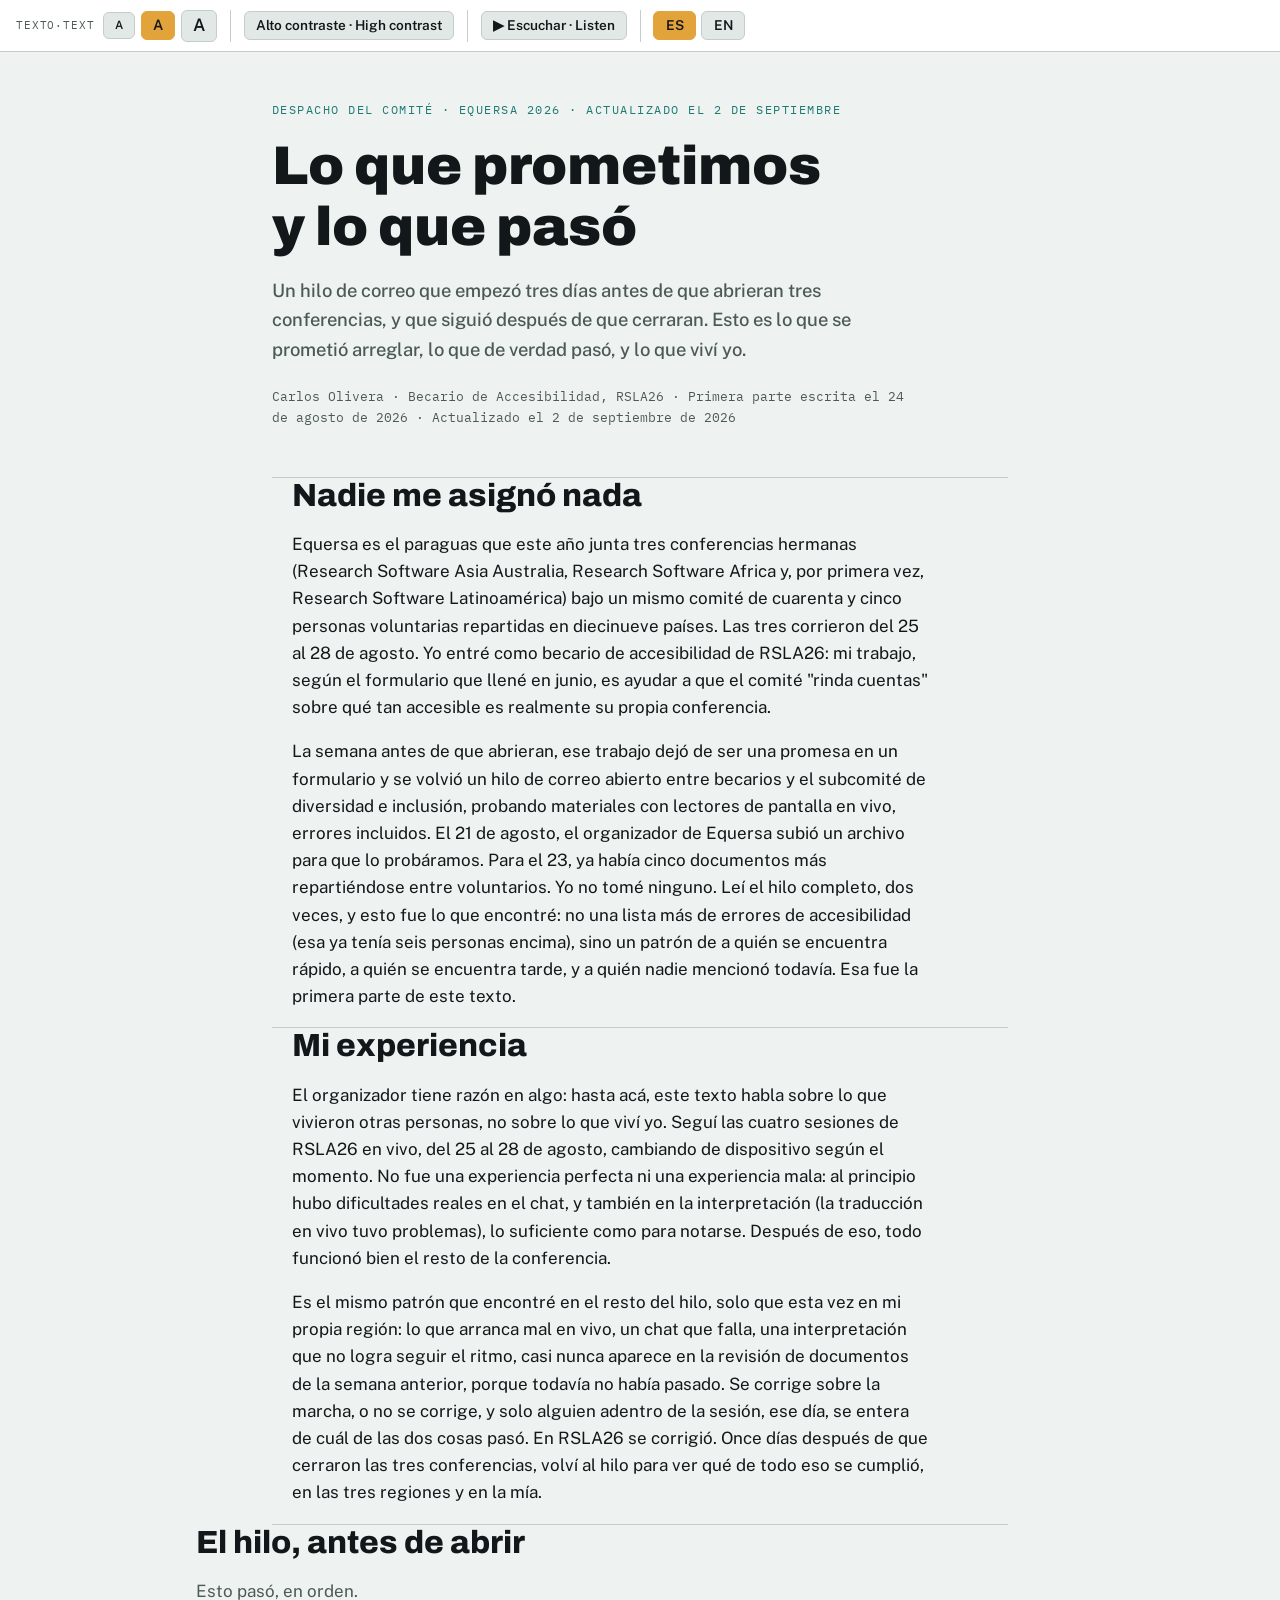
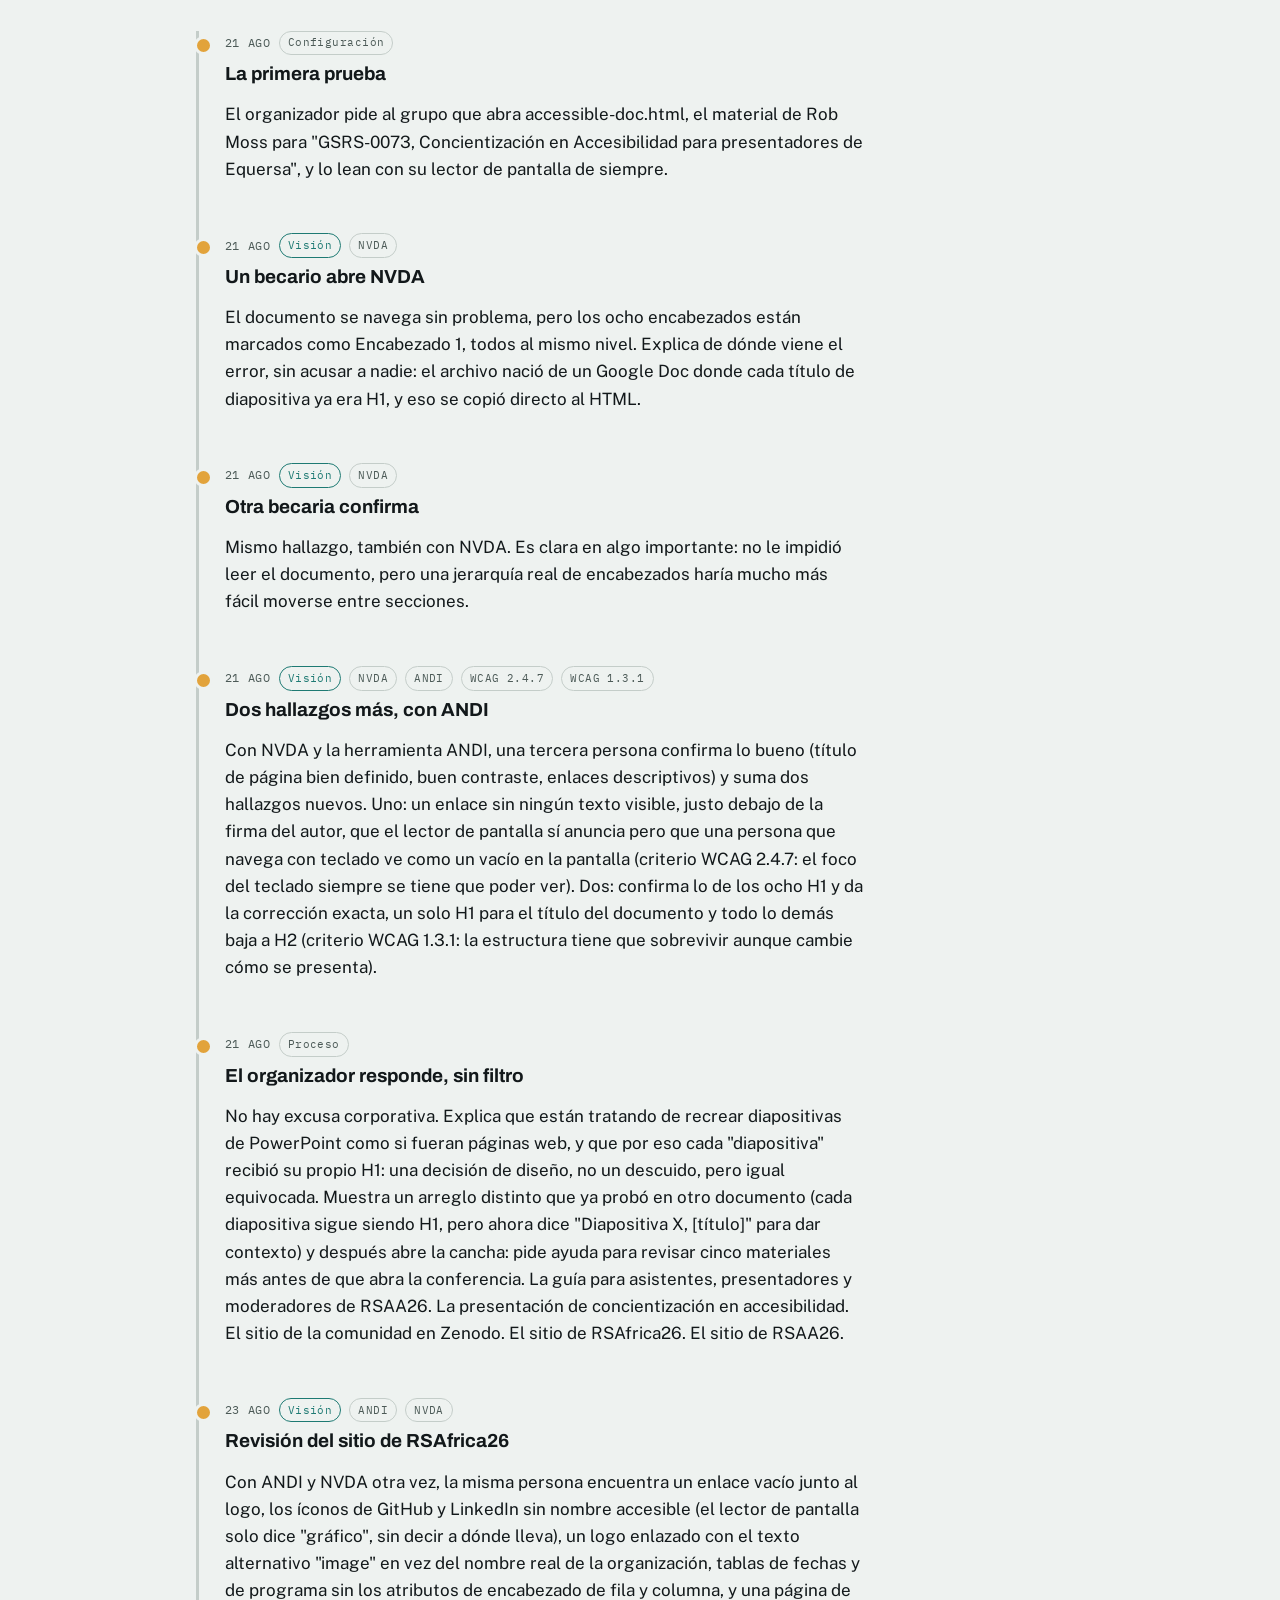
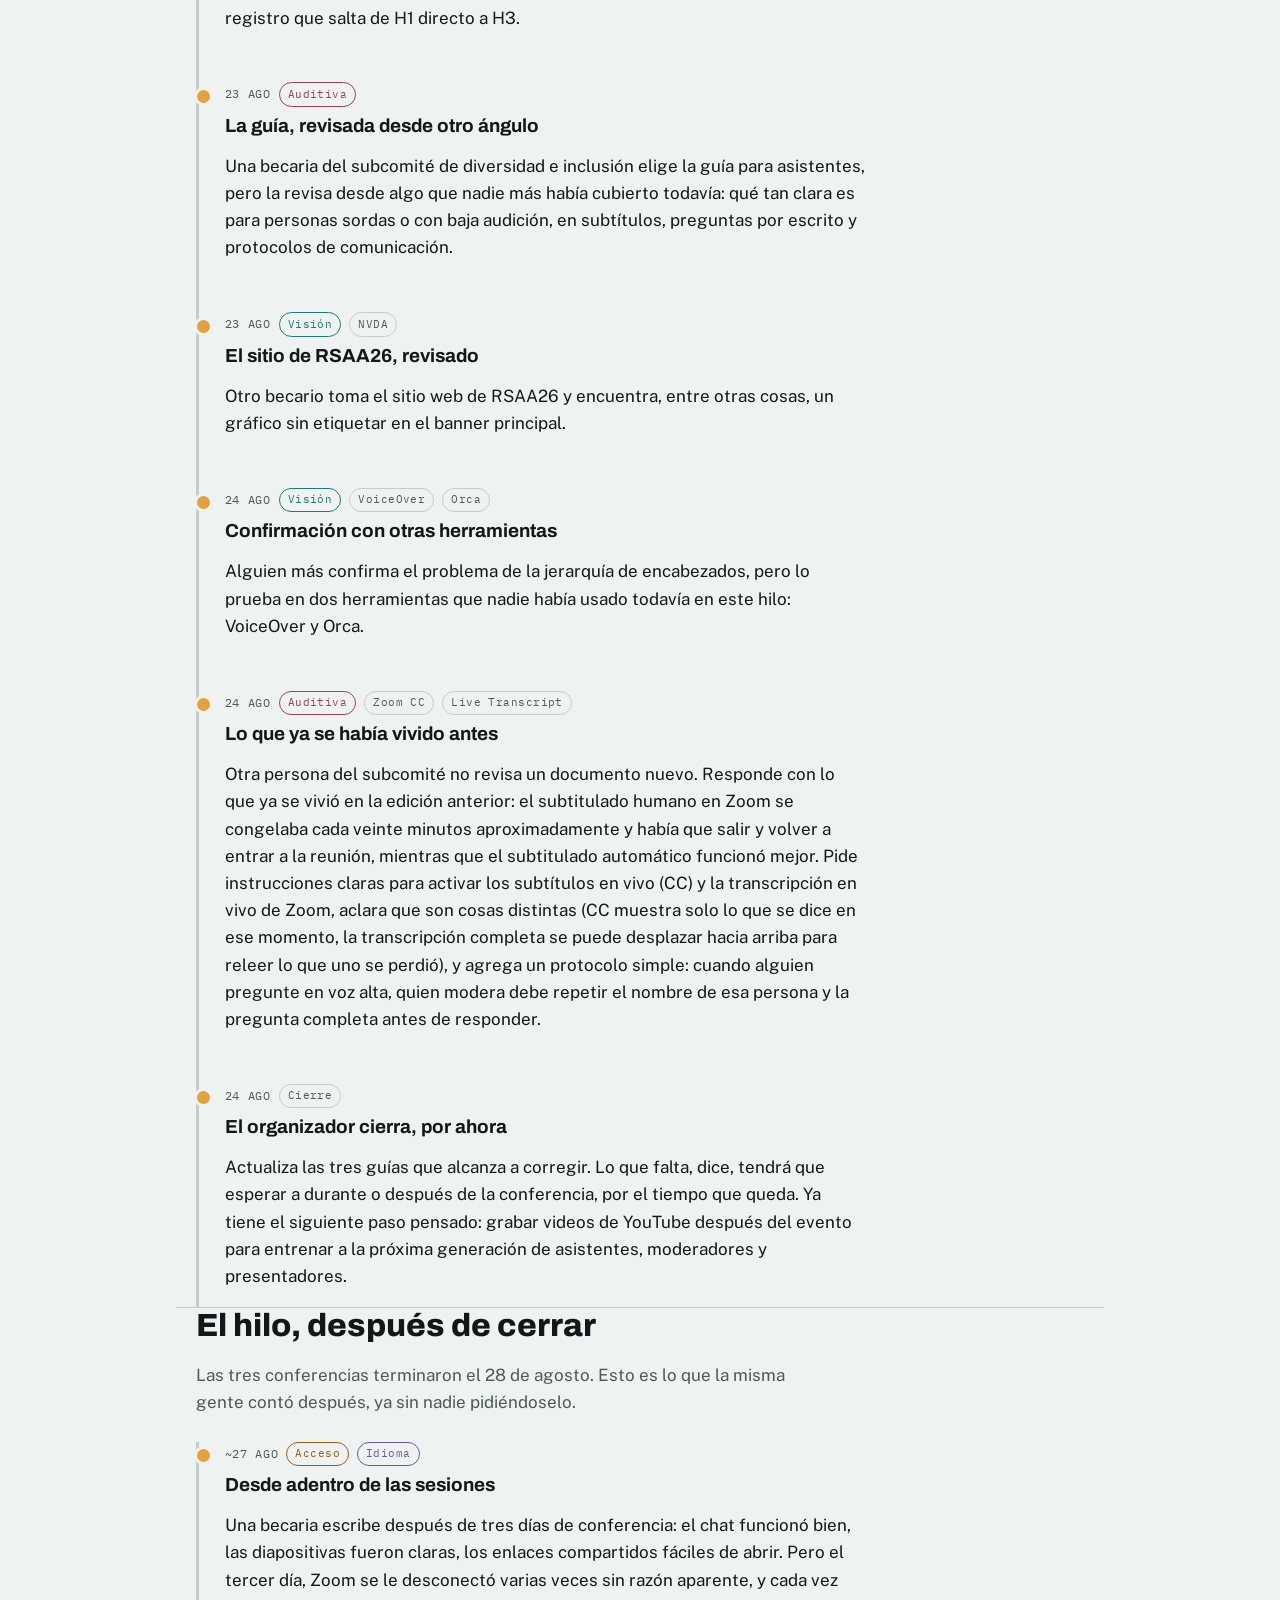
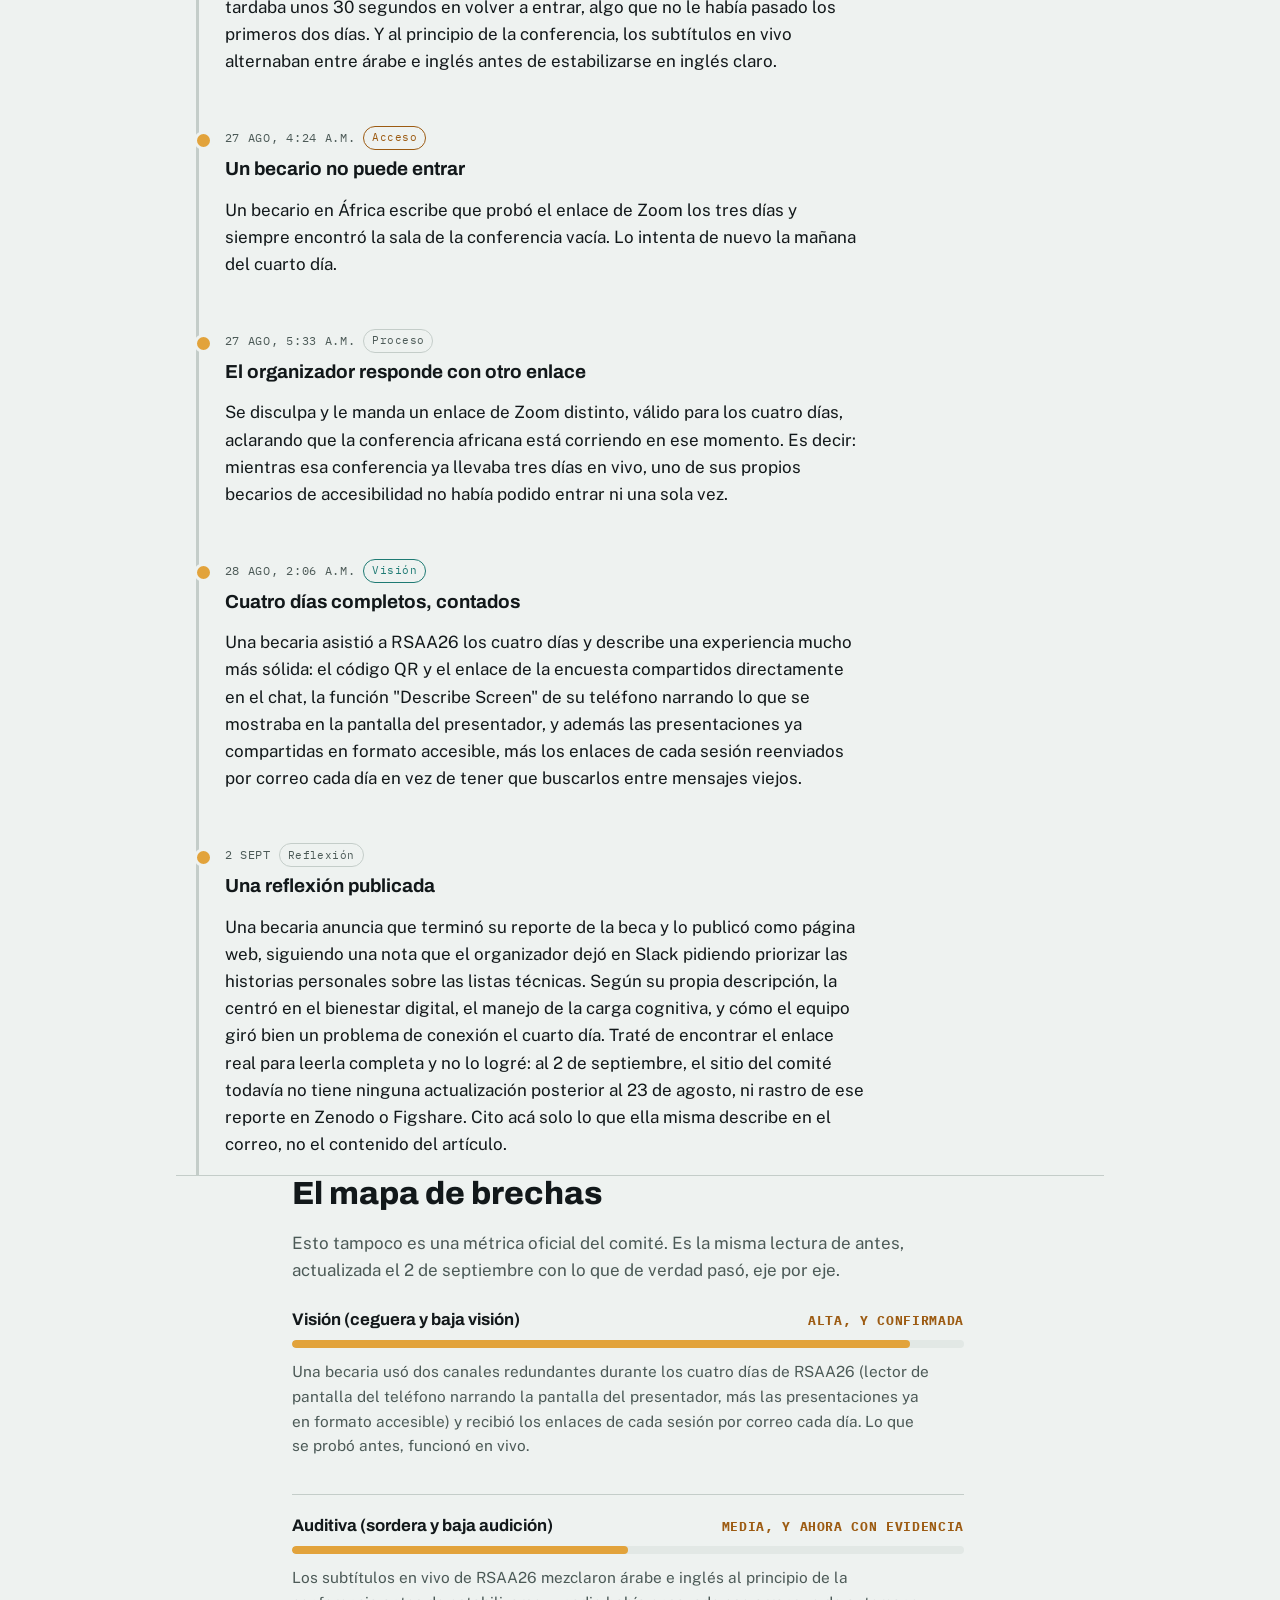
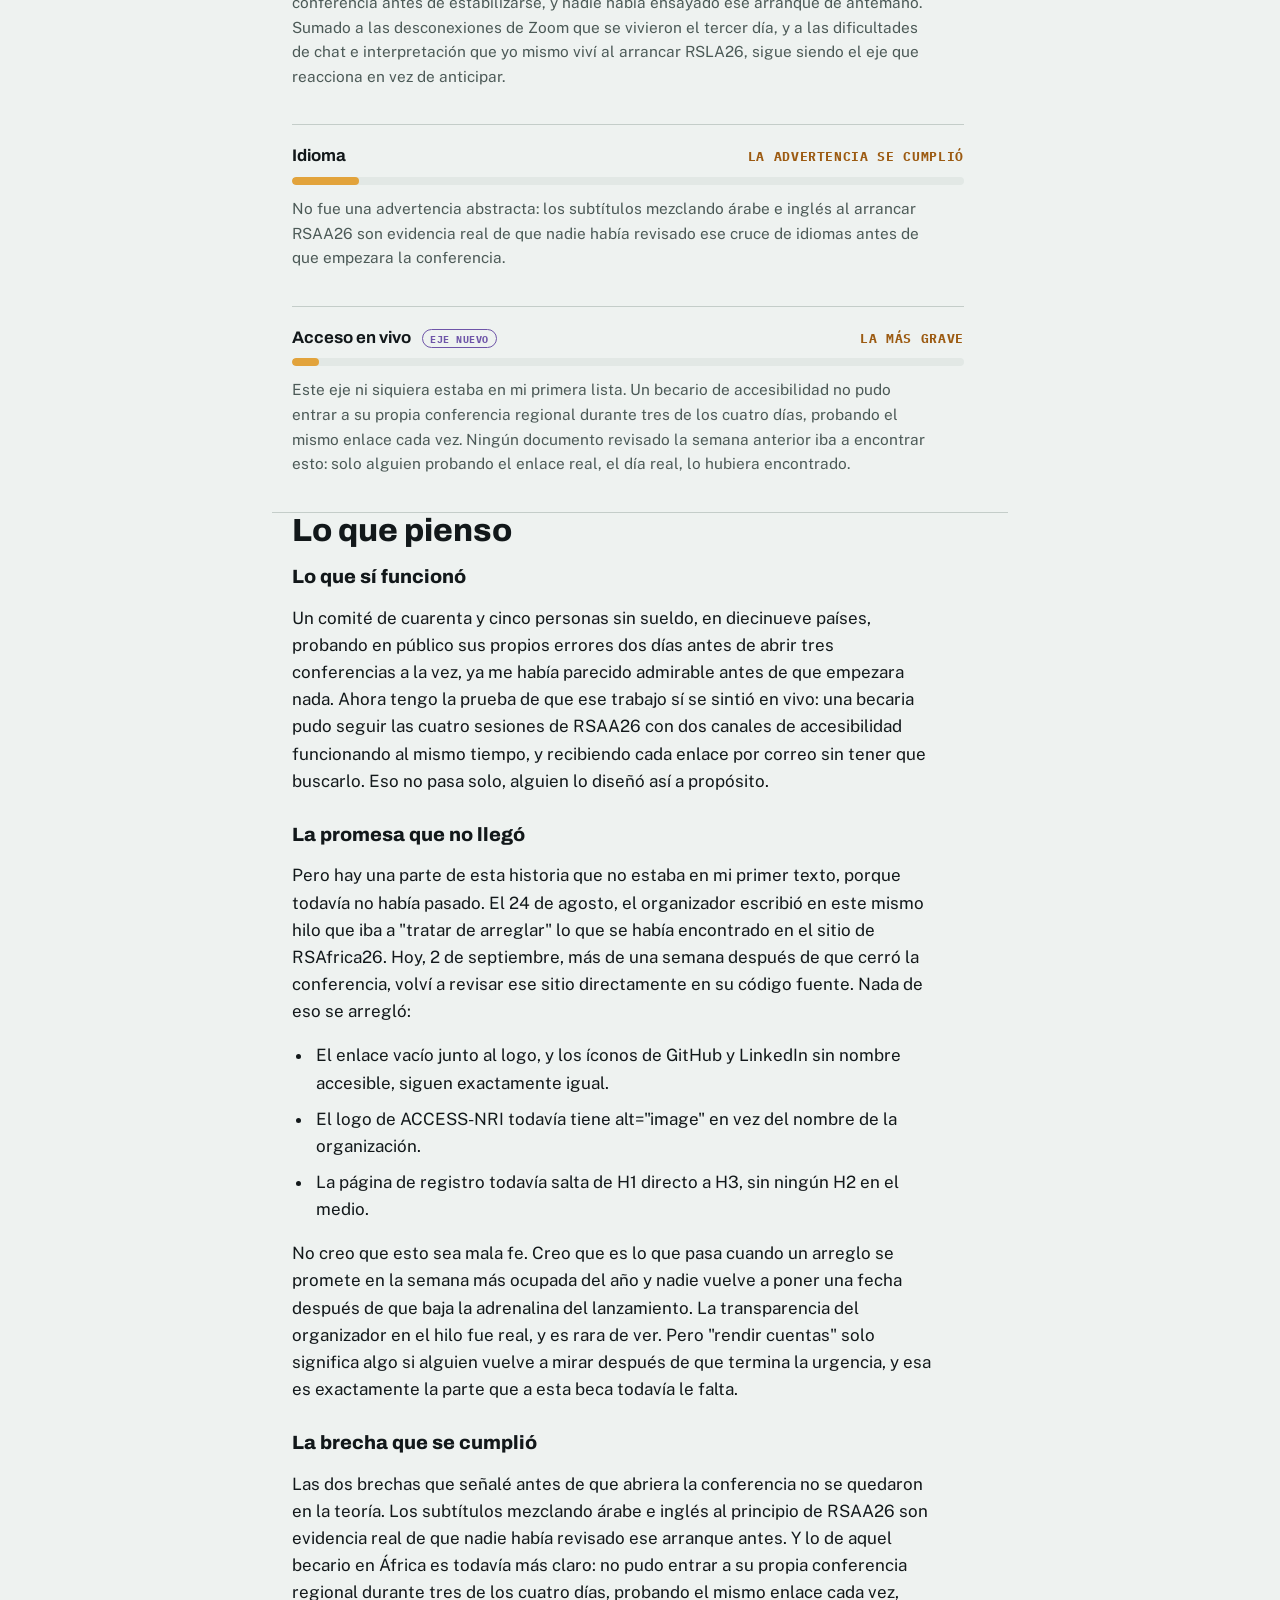
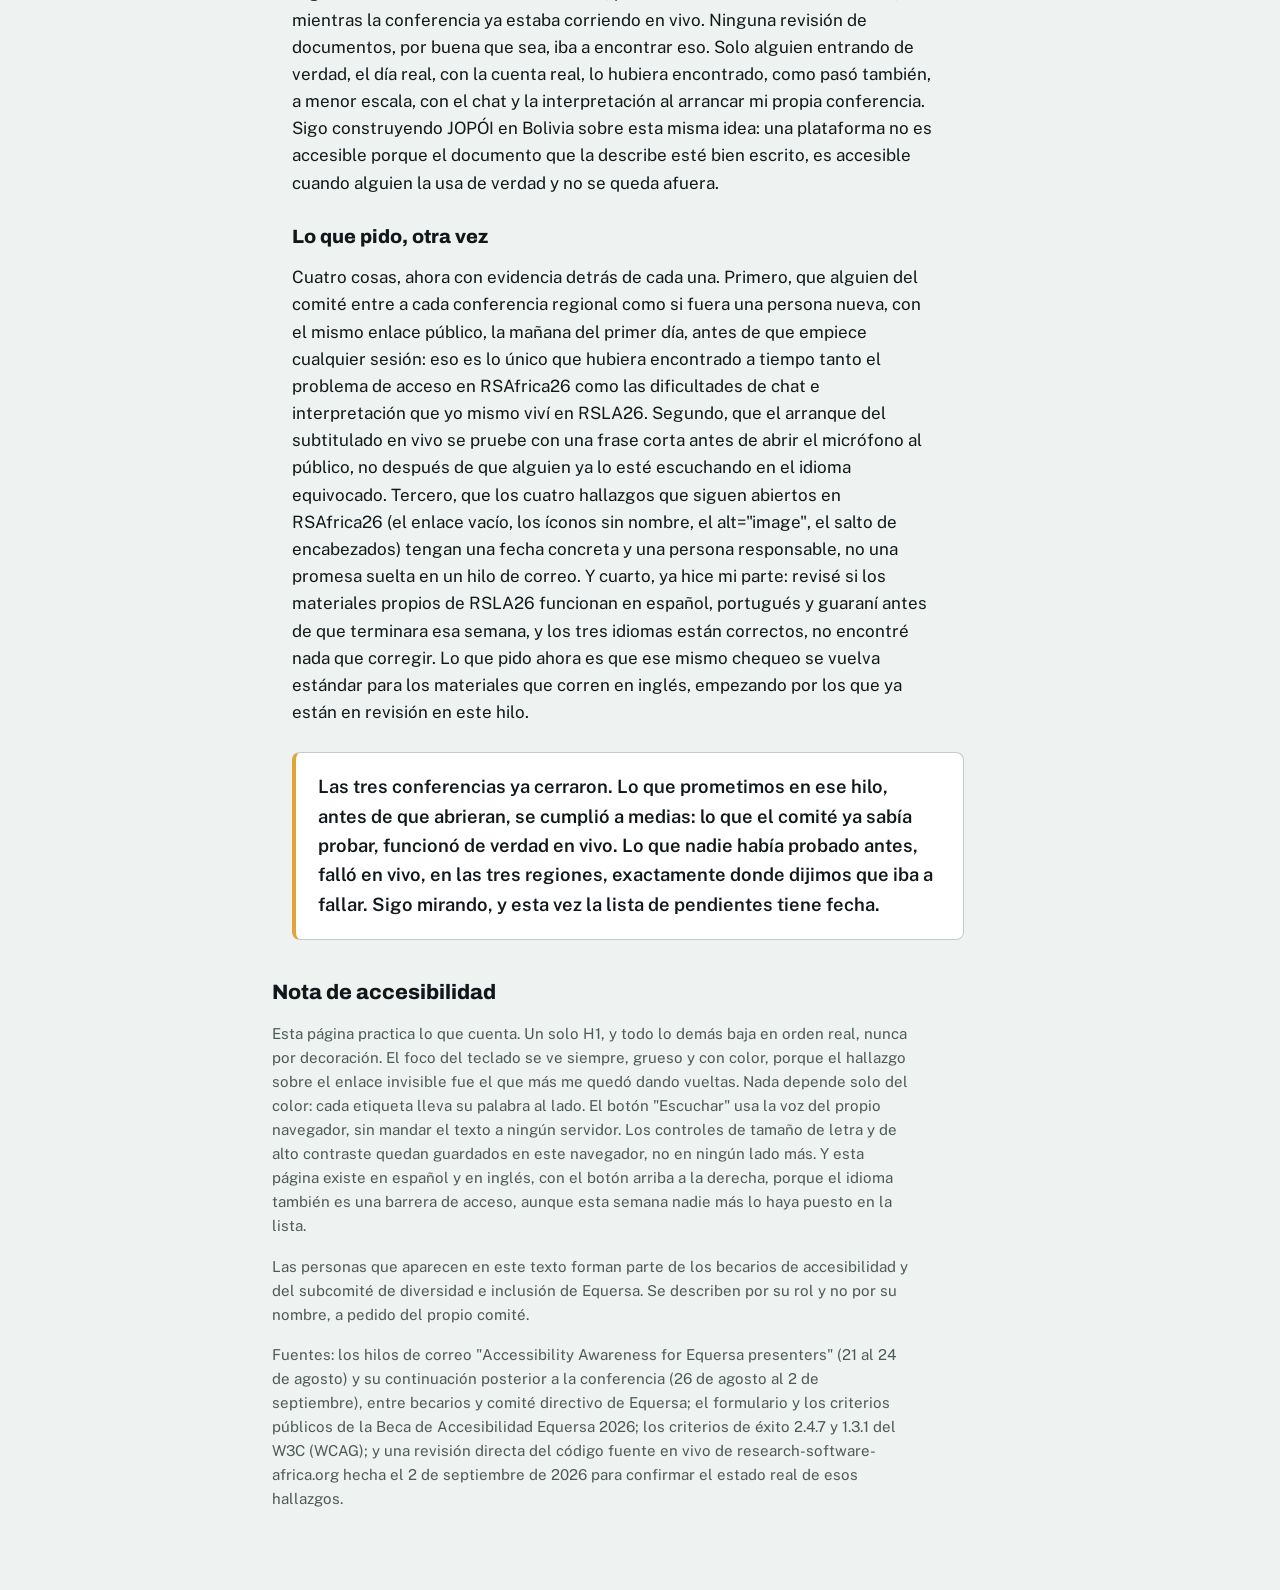
<file: public/equersa/index.html>
<!DOCTYPE html>
<html lang="es">
<head>
<meta charset="UTF-8">
<meta name="viewport" content="width=device-width, initial-scale=1.0">
<title>Lo Que Prometimos Y Lo Que Pasó</title>
<meta name="description" content="Un becario de accesibilidad de Equersa revisa, en español e inglés, lo que el comité de RSAA26/RSAfrica26/RSLA26 prometió arreglar antes de la conferencia y lo que de verdad pasó durante y después de ella, incluida su propia experiencia.">
<meta property="og:title" content="Lo Que Prometimos Y Lo Que Pasó">
<meta property="og:description" content="Accesibilidad real en RSAA26, RSAfrica26 y RSLA26: lo prometido, lo verificado, lo que falló en vivo, y la experiencia propia del autor. Por Carlos Olivera, becario de accesibilidad de Equersa.">
<meta property="og:type" content="article">
<link rel="icon" href="data:image/svg+xml,%3Csvg xmlns=%22http://www.w3.org/2000/svg%22 viewBox=%220 0 100 100%22%3E%3Ctext y=%22.9em%22 font-size=%2290%22%3E%F0%9F%A7%B5%3C/text%3E%3C/svg%3E">
<link rel="stylesheet" href="https://fonts.googleapis.com/css2?family=Archivo:wght@600;700;800;900&family=Public+Sans:ital,wght@0,400;0,500;0,600;0,700;1,500&family=IBM+Plex+Mono:wght@400;500;600&display=swap">
<style>
  :root {
    --bg: #EEF2F0;
    --surface: #FFFFFF;
    --surface-2: #E2E8E5;
    --border: #C4CDC9;
    --text-hi: #12181A;
    --text-lo: #4C5A57;
    --accent: #9C5B12;
    --accent-strong: #E2A33B;
    --teal: #1E7A73;
    --rose: #A13F5E;
    --violet: #6E55A8;
    --user-scale: 1;
    color-scheme: light;
  }
  @media (prefers-color-scheme: dark) {
    :root:not([data-theme="light"]) {
      --bg: #12151A;
      --surface: #1A1F26;
      --surface-2: #232B33;
      --border: #384450;
      --text-hi: #F2F4F3;
      --text-lo: #ABB6BD;
      --accent: #E2A33B;
      --accent-strong: #E2A33B;
      --teal: #56D6CA;
      --rose: #EE93B4;
      --violet: #B49CE8;
      color-scheme: dark;
    }
  }
  :root[data-theme="dark"] {
    --bg: #12151A;
    --surface: #1A1F26;
    --surface-2: #232B33;
    --border: #384450;
    --text-hi: #F2F4F3;
    --text-lo: #ABB6BD;
    --accent: #E2A33B;
    --accent-strong: #E2A33B;
    --teal: #56D6CA;
    --rose: #EE93B4;
    --violet: #B49CE8;
    color-scheme: dark;
  }
  :root[data-contrast="high"] {
    --bg: #FFFFFF;
    --surface: #FFFFFF;
    --surface-2: #FFFFFF;
    --border: #000000;
    --text-hi: #000000;
    --text-lo: #000000;
    --accent: #7A4300;
    --accent-strong: #7A4300;
    --teal: #004D46;
    --rose: #7A0033;
    --violet: #3D2966;
    color-scheme: light;
  }
  * { box-sizing: border-box; }
  html, body { margin: 0; padding: 0; }
  body {
    background: var(--bg);
    color: var(--text-hi);
    font-family: "Public Sans", -apple-system, "Segoe UI", Roboto, sans-serif;
    font-size: calc(1.0625rem * var(--user-scale));
    line-height: 1.6;
    -webkit-font-smoothing: antialiased;
  }
  img { max-width: 100%; }
  h1, h2, h3 {
    font-family: "Archivo", "Segoe UI", sans-serif;
    color: var(--text-hi);
    text-wrap: balance;
    line-height: 1.12;
    margin: 0;
  }
  .mono {
    font-family: "IBM Plex Mono", ui-monospace, Consolas, monospace;
  }
  a { color: var(--teal); text-decoration-thickness: 2px; text-underline-offset: 3px; }
  a:hover { color: var(--accent); }
  button { font-family: inherit; cursor: pointer; }
  :focus-visible {
    outline: 3px solid var(--accent-strong);
    outline-offset: 3px;
    border-radius: 2px;
  }

  .skip-link {
    position: absolute;
    left: 1rem;
    top: -4rem;
    background: var(--accent-strong);
    color: #14171A;
    font-weight: 700;
    padding: 0.7rem 1.1rem;
    border-radius: 6px;
    z-index: 100;
    transition: top 0.15s ease;
  }
  .skip-link:focus { top: 1rem; }
  @media (prefers-reduced-motion: reduce) { .skip-link { transition: none; } }

  .controlbar {
    position: sticky;
    top: 0;
    z-index: 40;
    display: flex;
    flex-wrap: wrap;
    align-items: center;
    gap: 0.6rem;
    padding: 0.6rem 1rem;
    background: var(--surface);
    border-bottom: 1px solid var(--border);
  }
  .ctl-group { display: flex; align-items: center; gap: 0.35rem; }
  .ctl-label {
    font-family: "IBM Plex Mono", monospace;
    font-size: 0.68rem;
    letter-spacing: 0.08em;
    text-transform: uppercase;
    color: var(--text-lo);
    margin-right: 0.15rem;
  }
  .ctl-btn {
    background: var(--surface-2);
    color: var(--text-hi);
    border: 1px solid var(--border);
    border-radius: 6px;
    padding: 0.4rem 0.7rem;
    font-size: 0.85rem;
    font-weight: 600;
    line-height: 1;
  }
  .ctl-btn[aria-pressed="true"] {
    background: var(--accent-strong);
    color: #14171A;
    border-color: var(--accent-strong);
  }
  .size-s { font-size: 0.72rem; }
  .size-m { font-size: 0.9rem; }
  .size-l { font-size: 1.08rem; }
  .ctl-sep { width: 1px; align-self: stretch; background: var(--border); margin: 0 0.2rem; }

  main { display: block; }
  .wrap { max-width: 46rem; margin: 0 auto; padding: 0 1.25rem; }
  .wrap-wide { max-width: 58rem; margin: 0 auto; padding: 0 1.25rem; }

  .masthead { padding: 3rem 0 2.2rem; border-bottom: 1px solid var(--border); }
  .kicker {
    font-family: "IBM Plex Mono", monospace;
    font-size: 0.78rem;
    letter-spacing: 0.12em;
    text-transform: uppercase;
    color: var(--teal);
    display: block;
    margin-bottom: 1rem;
  }
  h1.title { font-size: clamp(2.1rem, 5vw, 3.4rem); font-weight: 900; }
  .subhead {
    margin-top: 1.1rem;
    font-size: 1.15rem;
    color: var(--text-lo);
    max-width: 40rem;
    font-weight: 500;
  }
  .byline {
    margin-top: 1.4rem;
    font-family: "IBM Plex Mono", monospace;
    font-size: 0.82rem;
    color: var(--text-lo);
  }

  section { padding: 2.6rem 0; border-bottom: 1px solid var(--border); }
  section:last-of-type { border-bottom: none; }
  h2.section-title { font-size: clamp(1.5rem, 3.4vw, 2rem); font-weight: 800; margin-bottom: 1.1rem; }
  .section-intro { color: var(--text-lo); max-width: 40rem; margin-bottom: 1.6rem; }
  p { max-width: 40rem; }
  p + p { margin-top: 1rem; }

  .timeline { position: relative; border-left: 3px solid var(--border); padding-left: 1.6rem; display: flex; flex-direction: column; gap: 2.1rem; max-width: 42rem; }
  .entry { position: relative; }
  .entry::before {
    content: "";
    position: absolute;
    left: -1.94rem;
    top: 0.3rem;
    width: 13px;
    height: 13px;
    border-radius: 50%;
    background: var(--accent-strong);
    border: 3px solid var(--bg);
  }
  .entry-meta { display: flex; flex-wrap: wrap; align-items: center; gap: 0.5rem; margin-bottom: 0.5rem; }
  .entry-date { font-family: "IBM Plex Mono", monospace; font-size: 0.72rem; letter-spacing: 0.06em; color: var(--text-lo); text-transform: uppercase; }
  h3.entry-title { font-size: 1.18rem; font-weight: 700; margin-bottom: 0.5rem; }
  .entry p { color: var(--text-hi); }

  .tag {
    display: inline-block;
    font-family: "IBM Plex Mono", monospace;
    font-size: 0.68rem;
    letter-spacing: 0.04em;
    padding: 0.16rem 0.5rem;
    border-radius: 999px;
    border: 1px solid var(--border);
    color: var(--text-lo);
    white-space: nowrap;
  }
  .tag-vision { border-color: var(--teal); color: var(--teal); }
  .tag-hearing { border-color: var(--rose); color: var(--rose); }
  .tag-access { border-color: var(--accent); color: var(--accent); }
  .tag-language { border-color: var(--violet); color: var(--violet); }
  .tag-process { border-color: var(--border); color: var(--text-lo); }

  .divider {
    max-width: 42rem;
    font-family: "IBM Plex Mono", monospace;
    font-size: 0.78rem;
    letter-spacing: 0.06em;
    text-transform: uppercase;
    color: var(--text-lo);
    margin: 2rem 0 0;
  }

  .meter-row { max-width: 42rem; padding: 1.3rem 0; border-top: 1px solid var(--border); }
  .meter-row:first-of-type { border-top: none; padding-top: 0; }
  .meter-head { display: flex; flex-wrap: wrap; align-items: baseline; justify-content: space-between; gap: 0.6rem; }
  h3.meter-title { font-size: 1.05rem; font-weight: 700; }
  .meter-level { font-family: "IBM Plex Mono", monospace; font-weight: 700; font-size: 0.82rem; letter-spacing: 0.05em; color: var(--accent); text-align: right; }
  .meter-track { margin-top: 0.6rem; height: 8px; border-radius: 999px; background: var(--surface-2); overflow: hidden; }
  .meter-fill { height: 100%; background: var(--accent-strong); border-radius: 999px; }
  .meter-note { margin-top: 0.7rem; color: var(--text-lo); font-size: 0.96rem; }
  .meter-badge {
    font-family: "IBM Plex Mono", monospace;
    font-size: 0.65rem;
    letter-spacing: 0.05em;
    text-transform: uppercase;
    border: 1px solid var(--violet);
    color: var(--violet);
    padding: 0.1rem 0.45rem;
    border-radius: 999px;
    margin-left: 0.5rem;
  }

  .callout {
    max-width: 42rem;
    background: var(--surface);
    border: 1px solid var(--border);
    border-left: 4px solid var(--accent-strong);
    border-radius: 8px;
    padding: 1.2rem 1.4rem;
    margin-top: 1.6rem;
  }
  .callout p { margin: 0; color: var(--text-hi); }

  h3.sub-title { font-size: 1.2rem; font-weight: 800; margin: 1.8rem 0 0.6rem; }
  h3.sub-title:first-of-type { margin-top: 0; }

  .evidence-list {
    max-width: 40rem;
    margin: 1rem 0;
    padding-left: 1.3rem;
    color: var(--text-hi);
    display: flex;
    flex-direction: column;
    gap: 0.55rem;
  }
  .evidence-list li { padding-left: 0.2rem; }

  .closing {
    max-width: 40rem;
    font-size: 1.15rem;
    font-weight: 600;
    margin-top: 1.6rem;
  }

  footer.a11y-note { padding: 2.6rem 0 4rem; }
  footer.a11y-note p { color: var(--text-lo); font-size: 0.94rem; }
  footer.a11y-note h2.section-title { font-size: 1.3rem; }

  @media (prefers-reduced-motion: no-preference) {
    .masthead { animation: rise 0.5s ease both; }
    @keyframes rise { from { opacity: 0; transform: translateY(10px); } to { opacity: 1; transform: translateY(0); } }
  }

  @media (max-width: 640px) {
    .controlbar { gap: 0.4rem; }
    .ctl-label { display: none; }
  }
</style>
</head>
<body>

<a class="skip-link" href="#main">Saltar al contenido · Skip to content</a>

<div class="controlbar" role="toolbar" aria-label="Preferencias de lectura · Reading preferences">
  <div class="ctl-group">
    <span class="ctl-label">Texto·Text</span>
    <button type="button" id="size-s" class="ctl-btn size-s" aria-label="Tamaño de texto pequeño · Small text size">A</button>
    <button type="button" id="size-m" class="ctl-btn size-m" aria-label="Tamaño de texto mediano · Medium text size" aria-pressed="true">A</button>
    <button type="button" id="size-l" class="ctl-btn size-l" aria-label="Tamaño de texto grande · Large text size">A</button>
  </div>
  <div class="ctl-sep"></div>
  <div class="ctl-group">
    <button type="button" id="contrast-toggle" class="ctl-btn" aria-pressed="false">Alto contraste · High contrast</button>
  </div>
  <div class="ctl-sep"></div>
  <div class="ctl-group">
    <button type="button" id="listen-toggle" class="ctl-btn" aria-pressed="false">▶ Escuchar · Listen</button>
  </div>
  <div class="ctl-sep"></div>
  <div class="ctl-group" role="group" aria-label="Idioma · Language">
    <button type="button" id="lang-es" class="ctl-btn" aria-pressed="true">ES</button>
    <button type="button" id="lang-en" class="ctl-btn" aria-pressed="false">EN</button>
  </div>
</div>

<main id="main">

<div id="content-es" lang="es">

  <header class="masthead wrap">
    <span class="kicker">Despacho del comité · Equersa 2026 · Actualizado el 2 de septiembre</span>
    <h1 class="title">Lo que prometimos y lo que pasó</h1>
    <p class="subhead">Un hilo de correo que empezó tres días antes de que abrieran tres conferencias, y que siguió después de que cerraran. Esto es lo que se prometió arreglar, lo que de verdad pasó, y lo que viví yo.</p>
    <p class="byline mono">Carlos Olivera · Becario de Accesibilidad, RSLA26 · Primera parte escrita el 24 de agosto de 2026 · Actualizado el 2 de septiembre de 2026</p>
  </header>

  <section class="wrap">
    <h2 class="section-title">Nadie me asignó nada</h2>
    <p>Equersa es el paraguas que este año junta tres conferencias hermanas (Research Software Asia Australia, Research Software Africa y, por primera vez, Research Software Latinoamérica) bajo un mismo comité de cuarenta y cinco personas voluntarias repartidas en diecinueve países. Las tres corrieron del 25 al 28 de agosto. Yo entré como becario de accesibilidad de RSLA26: mi trabajo, según el formulario que llené en junio, es ayudar a que el comité "rinda cuentas" sobre qué tan accesible es realmente su propia conferencia.</p>
    <p>La semana antes de que abrieran, ese trabajo dejó de ser una promesa en un formulario y se volvió un hilo de correo abierto entre becarios y el subcomité de diversidad e inclusión, probando materiales con lectores de pantalla en vivo, errores incluidos. El 21 de agosto, el organizador de Equersa subió un archivo para que lo probáramos. Para el 23, ya había cinco documentos más repartiéndose entre voluntarios. Yo no tomé ninguno. Leí el hilo completo, dos veces, y esto fue lo que encontré: no una lista más de errores de accesibilidad (esa ya tenía seis personas encima), sino un patrón de a quién se encuentra rápido, a quién se encuentra tarde, y a quién nadie mencionó todavía. Esa fue la primera parte de este texto.</p>
  </section>

  <section class="wrap">
    <h2 class="section-title">Mi experiencia</h2>
    <p>El organizador tiene razón en algo: hasta acá, este texto habla sobre lo que vivieron otras personas, no sobre lo que viví yo. Seguí las cuatro sesiones de RSLA26 en vivo, del 25 al 28 de agosto, cambiando de dispositivo según el momento. No fue una experiencia perfecta ni una experiencia mala: al principio hubo dificultades reales en el chat, y también en la interpretación (la traducción en vivo tuvo problemas), lo suficiente como para notarse. Después de eso, todo funcionó bien el resto de la conferencia.</p>
    <p>Es el mismo patrón que encontré en el resto del hilo, solo que esta vez en mi propia región: lo que arranca mal en vivo, un chat que falla, una interpretación que no logra seguir el ritmo, casi nunca aparece en la revisión de documentos de la semana anterior, porque todavía no había pasado. Se corrige sobre la marcha, o no se corrige, y solo alguien adentro de la sesión, ese día, se entera de cuál de las dos cosas pasó. En RSLA26 se corrigió. Once días después de que cerraron las tres conferencias, volví al hilo para ver qué de todo eso se cumplió, en las tres regiones y en la mía.</p>
  </section>

  <section class="wrap-wide">
    <h2 class="section-title">El hilo, antes de abrir</h2>
    <p class="section-intro">Esto pasó, en orden.</p>
    <div class="timeline">

      <article class="entry">
        <div class="entry-meta"><span class="entry-date mono">21 ago</span><span class="tag tag-process">Configuración</span></div>
        <h3 class="entry-title">La primera prueba</h3>
        <p>El organizador pide al grupo que abra accessible-doc.html, el material de Rob Moss para "GSRS-0073, Concientización en Accesibilidad para presentadores de Equersa", y lo lean con su lector de pantalla de siempre.</p>
      </article>

      <article class="entry">
        <div class="entry-meta"><span class="entry-date mono">21 ago</span><span class="tag tag-vision">Visión</span><span class="tag mono">NVDA</span></div>
        <h3 class="entry-title">Un becario abre NVDA</h3>
        <p>El documento se navega sin problema, pero los ocho encabezados están marcados como Encabezado 1, todos al mismo nivel. Explica de dónde viene el error, sin acusar a nadie: el archivo nació de un Google Doc donde cada título de diapositiva ya era H1, y eso se copió directo al HTML.</p>
      </article>

      <article class="entry">
        <div class="entry-meta"><span class="entry-date mono">21 ago</span><span class="tag tag-vision">Visión</span><span class="tag mono">NVDA</span></div>
        <h3 class="entry-title">Otra becaria confirma</h3>
        <p>Mismo hallazgo, también con NVDA. Es clara en algo importante: no le impidió leer el documento, pero una jerarquía real de encabezados haría mucho más fácil moverse entre secciones.</p>
      </article>

      <article class="entry">
        <div class="entry-meta"><span class="entry-date mono">21 ago</span><span class="tag tag-vision">Visión</span><span class="tag mono">NVDA</span><span class="tag mono">ANDI</span><span class="tag mono">WCAG 2.4.7</span><span class="tag mono">WCAG 1.3.1</span></div>
        <h3 class="entry-title">Dos hallazgos más, con ANDI</h3>
        <p>Con NVDA y la herramienta ANDI, una tercera persona confirma lo bueno (título de página bien definido, buen contraste, enlaces descriptivos) y suma dos hallazgos nuevos. Uno: un enlace sin ningún texto visible, justo debajo de la firma del autor, que el lector de pantalla sí anuncia pero que una persona que navega con teclado ve como un vacío en la pantalla (criterio WCAG 2.4.7: el foco del teclado siempre se tiene que poder ver). Dos: confirma lo de los ocho H1 y da la corrección exacta, un solo H1 para el título del documento y todo lo demás baja a H2 (criterio WCAG 1.3.1: la estructura tiene que sobrevivir aunque cambie cómo se presenta).</p>
      </article>

      <article class="entry">
        <div class="entry-meta"><span class="entry-date mono">21 ago</span><span class="tag tag-process">Proceso</span></div>
        <h3 class="entry-title">El organizador responde, sin filtro</h3>
        <p>No hay excusa corporativa. Explica que están tratando de recrear diapositivas de PowerPoint como si fueran páginas web, y que por eso cada "diapositiva" recibió su propio H1: una decisión de diseño, no un descuido, pero igual equivocada. Muestra un arreglo distinto que ya probó en otro documento (cada diapositiva sigue siendo H1, pero ahora dice "Diapositiva X, [título]" para dar contexto) y después abre la cancha: pide ayuda para revisar cinco materiales más antes de que abra la conferencia. La guía para asistentes, presentadores y moderadores de RSAA26. La presentación de concientización en accesibilidad. El sitio de la comunidad en Zenodo. El sitio de RSAfrica26. El sitio de RSAA26.</p>
      </article>

      <article class="entry">
        <div class="entry-meta"><span class="entry-date mono">23 ago</span><span class="tag tag-vision">Visión</span><span class="tag mono">ANDI</span><span class="tag mono">NVDA</span></div>
        <h3 class="entry-title">Revisión del sitio de RSAfrica26</h3>
        <p>Con ANDI y NVDA otra vez, la misma persona encuentra un enlace vacío junto al logo, los íconos de GitHub y LinkedIn sin nombre accesible (el lector de pantalla solo dice "gráfico", sin decir a dónde lleva), un logo enlazado con el texto alternativo "image" en vez del nombre real de la organización, tablas de fechas y de programa sin los atributos de encabezado de fila y columna, y una página de registro que salta de H1 directo a H3.</p>
      </article>

      <article class="entry">
        <div class="entry-meta"><span class="entry-date mono">23 ago</span><span class="tag tag-hearing">Auditiva</span></div>
        <h3 class="entry-title">La guía, revisada desde otro ángulo</h3>
        <p>Una becaria del subcomité de diversidad e inclusión elige la guía para asistentes, pero la revisa desde algo que nadie más había cubierto todavía: qué tan clara es para personas sordas o con baja audición, en subtítulos, preguntas por escrito y protocolos de comunicación.</p>
      </article>

      <article class="entry">
        <div class="entry-meta"><span class="entry-date mono">23 ago</span><span class="tag tag-vision">Visión</span><span class="tag mono">NVDA</span></div>
        <h3 class="entry-title">El sitio de RSAA26, revisado</h3>
        <p>Otro becario toma el sitio web de RSAA26 y encuentra, entre otras cosas, un gráfico sin etiquetar en el banner principal.</p>
      </article>

      <article class="entry">
        <div class="entry-meta"><span class="entry-date mono">24 ago</span><span class="tag tag-vision">Visión</span><span class="tag mono">VoiceOver</span><span class="tag mono">Orca</span></div>
        <h3 class="entry-title">Confirmación con otras herramientas</h3>
        <p>Alguien más confirma el problema de la jerarquía de encabezados, pero lo prueba en dos herramientas que nadie había usado todavía en este hilo: VoiceOver y Orca.</p>
      </article>

      <article class="entry">
        <div class="entry-meta"><span class="entry-date mono">24 ago</span><span class="tag tag-hearing">Auditiva</span><span class="tag mono">Zoom CC</span><span class="tag mono">Live Transcript</span></div>
        <h3 class="entry-title">Lo que ya se había vivido antes</h3>
        <p>Otra persona del subcomité no revisa un documento nuevo. Responde con lo que ya se vivió en la edición anterior: el subtitulado humano en Zoom se congelaba cada veinte minutos aproximadamente y había que salir y volver a entrar a la reunión, mientras que el subtitulado automático funcionó mejor. Pide instrucciones claras para activar los subtítulos en vivo (CC) y la transcripción en vivo de Zoom, aclara que son cosas distintas (CC muestra solo lo que se dice en ese momento, la transcripción completa se puede desplazar hacia arriba para releer lo que uno se perdió), y agrega un protocolo simple: cuando alguien pregunte en voz alta, quien modera debe repetir el nombre de esa persona y la pregunta completa antes de responder.</p>
      </article>

      <article class="entry">
        <div class="entry-meta"><span class="entry-date mono">24 ago</span><span class="tag tag-process">Cierre</span></div>
        <h3 class="entry-title">El organizador cierra, por ahora</h3>
        <p>Actualiza las tres guías que alcanza a corregir. Lo que falta, dice, tendrá que esperar a durante o después de la conferencia, por el tiempo que queda. Ya tiene el siguiente paso pensado: grabar videos de YouTube después del evento para entrenar a la próxima generación de asistentes, moderadores y presentadores.</p>
      </article>

    </div>
  </section>

  <section class="wrap-wide">
    <h2 class="section-title">El hilo, después de cerrar</h2>
    <p class="section-intro">Las tres conferencias terminaron el 28 de agosto. Esto es lo que la misma gente contó después, ya sin nadie pidiéndoselo.</p>
    <div class="timeline">

      <article class="entry">
        <div class="entry-meta"><span class="entry-date mono">~27 ago</span><span class="tag tag-access">Acceso</span><span class="tag tag-language">Idioma</span></div>
        <h3 class="entry-title">Desde adentro de las sesiones</h3>
        <p>Una becaria escribe después de tres días de conferencia: el chat funcionó bien, las diapositivas fueron claras, los enlaces compartidos fáciles de abrir. Pero el tercer día, Zoom se le desconectó varias veces sin razón aparente, y cada vez tardaba unos 30 segundos en volver a entrar, algo que no le había pasado los primeros dos días. Y al principio de la conferencia, los subtítulos en vivo alternaban entre árabe e inglés antes de estabilizarse en inglés claro.</p>
      </article>

      <article class="entry">
        <div class="entry-meta"><span class="entry-date mono">27 ago, 4:24 a.m.</span><span class="tag tag-access">Acceso</span></div>
        <h3 class="entry-title">Un becario no puede entrar</h3>
        <p>Un becario en África escribe que probó el enlace de Zoom los tres días y siempre encontró la sala de la conferencia vacía. Lo intenta de nuevo la mañana del cuarto día.</p>
      </article>

      <article class="entry">
        <div class="entry-meta"><span class="entry-date mono">27 ago, 5:33 a.m.</span><span class="tag tag-process">Proceso</span></div>
        <h3 class="entry-title">El organizador responde con otro enlace</h3>
        <p>Se disculpa y le manda un enlace de Zoom distinto, válido para los cuatro días, aclarando que la conferencia africana está corriendo en ese momento. Es decir: mientras esa conferencia ya llevaba tres días en vivo, uno de sus propios becarios de accesibilidad no había podido entrar ni una sola vez.</p>
      </article>

      <article class="entry">
        <div class="entry-meta"><span class="entry-date mono">28 ago, 2:06 a.m.</span><span class="tag tag-vision">Visión</span></div>
        <h3 class="entry-title">Cuatro días completos, contados</h3>
        <p>Una becaria asistió a RSAA26 los cuatro días y describe una experiencia mucho más sólida: el código QR y el enlace de la encuesta compartidos directamente en el chat, la función "Describe Screen" de su teléfono narrando lo que se mostraba en la pantalla del presentador, y además las presentaciones ya compartidas en formato accesible, más los enlaces de cada sesión reenviados por correo cada día en vez de tener que buscarlos entre mensajes viejos.</p>
      </article>

      <article class="entry">
        <div class="entry-meta"><span class="entry-date mono">2 sept</span><span class="tag tag-process">Reflexión</span></div>
        <h3 class="entry-title">Una reflexión publicada</h3>
        <p>Una becaria anuncia que terminó su reporte de la beca y lo publicó como página web, siguiendo una nota que el organizador dejó en Slack pidiendo priorizar las historias personales sobre las listas técnicas. Según su propia descripción, la centró en el bienestar digital, el manejo de la carga cognitiva, y cómo el equipo giró bien un problema de conexión el cuarto día. Traté de encontrar el enlace real para leerla completa y no lo logré: al 2 de septiembre, el sitio del comité todavía no tiene ninguna actualización posterior al 23 de agosto, ni rastro de ese reporte en Zenodo o Figshare. Cito acá solo lo que ella misma describe en el correo, no el contenido del artículo.</p>
      </article>

    </div>
  </section>

  <section class="wrap">
    <h2 class="section-title">El mapa de brechas</h2>
    <p class="section-intro">Esto tampoco es una métrica oficial del comité. Es la misma lectura de antes, actualizada el 2 de septiembre con lo que de verdad pasó, eje por eje.</p>

    <div class="meter-row">
      <div class="meter-head">
        <h3 class="meter-title">Visión (ceguera y baja visión)</h3>
        <span class="meter-level">ALTA, Y CONFIRMADA</span>
      </div>
      <div class="meter-track" aria-hidden="true"><div class="meter-fill" style="width:92%"></div></div>
      <p class="meter-note">Una becaria usó dos canales redundantes durante los cuatro días de RSAA26 (lector de pantalla del teléfono narrando la pantalla del presentador, más las presentaciones ya en formato accesible) y recibió los enlaces de cada sesión por correo cada día. Lo que se probó antes, funcionó en vivo.</p>
    </div>

    <div class="meter-row">
      <div class="meter-head">
        <h3 class="meter-title">Auditiva (sordera y baja audición)</h3>
        <span class="meter-level">MEDIA, Y AHORA CON EVIDENCIA</span>
      </div>
      <div class="meter-track" aria-hidden="true"><div class="meter-fill" style="width:50%"></div></div>
      <p class="meter-note">Los subtítulos en vivo de RSAA26 mezclaron árabe e inglés al principio de la conferencia antes de estabilizarse, y nadie había ensayado ese arranque de antemano. Sumado a las desconexiones de Zoom que se vivieron el tercer día, y a las dificultades de chat e interpretación que yo mismo viví al arrancar RSLA26, sigue siendo el eje que reacciona en vez de anticipar.</p>
    </div>

    <div class="meter-row">
      <div class="meter-head">
        <h3 class="meter-title">Idioma</h3>
        <span class="meter-level">LA ADVERTENCIA SE CUMPLIÓ</span>
      </div>
      <div class="meter-track" aria-hidden="true"><div class="meter-fill" style="width:10%"></div></div>
      <p class="meter-note">No fue una advertencia abstracta: los subtítulos mezclando árabe e inglés al arrancar RSAA26 son evidencia real de que nadie había revisado ese cruce de idiomas antes de que empezara la conferencia.</p>
    </div>

    <div class="meter-row">
      <div class="meter-head">
        <h3 class="meter-title">Acceso en vivo <span class="meter-badge">eje nuevo</span></h3>
        <span class="meter-level">LA MÁS GRAVE</span>
      </div>
      <div class="meter-track" aria-hidden="true"><div class="meter-fill" style="width:4%"></div></div>
      <p class="meter-note">Este eje ni siquiera estaba en mi primera lista. Un becario de accesibilidad no pudo entrar a su propia conferencia regional durante tres de los cuatro días, probando el mismo enlace cada vez. Ningún documento revisado la semana anterior iba a encontrar esto: solo alguien probando el enlace real, el día real, lo hubiera encontrado.</p>
    </div>
  </section>

  <section class="wrap">
    <h2 class="section-title">Lo que pienso</h2>

    <h3 class="sub-title">Lo que sí funcionó</h3>
    <p>Un comité de cuarenta y cinco personas sin sueldo, en diecinueve países, probando en público sus propios errores dos días antes de abrir tres conferencias a la vez, ya me había parecido admirable antes de que empezara nada. Ahora tengo la prueba de que ese trabajo sí se sintió en vivo: una becaria pudo seguir las cuatro sesiones de RSAA26 con dos canales de accesibilidad funcionando al mismo tiempo, y recibiendo cada enlace por correo sin tener que buscarlo. Eso no pasa solo, alguien lo diseñó así a propósito.</p>

    <h3 class="sub-title">La promesa que no llegó</h3>
    <p>Pero hay una parte de esta historia que no estaba en mi primer texto, porque todavía no había pasado. El 24 de agosto, el organizador escribió en este mismo hilo que iba a "tratar de arreglar" lo que se había encontrado en el sitio de RSAfrica26. Hoy, 2 de septiembre, más de una semana después de que cerró la conferencia, volví a revisar ese sitio directamente en su código fuente. Nada de eso se arregló:</p>
    <ul class="evidence-list">
      <li>El enlace vacío junto al logo, y los íconos de GitHub y LinkedIn sin nombre accesible, siguen exactamente igual.</li>
      <li>El logo de ACCESS-NRI todavía tiene alt="image" en vez del nombre de la organización.</li>
      <li>La página de registro todavía salta de H1 directo a H3, sin ningún H2 en el medio.</li>
    </ul>
    <p>No creo que esto sea mala fe. Creo que es lo que pasa cuando un arreglo se promete en la semana más ocupada del año y nadie vuelve a poner una fecha después de que baja la adrenalina del lanzamiento. La transparencia del organizador en el hilo fue real, y es rara de ver. Pero "rendir cuentas" solo significa algo si alguien vuelve a mirar después de que termina la urgencia, y esa es exactamente la parte que a esta beca todavía le falta.</p>

    <h3 class="sub-title">La brecha que se cumplió</h3>
    <p>Las dos brechas que señalé antes de que abriera la conferencia no se quedaron en la teoría. Los subtítulos mezclando árabe e inglés al principio de RSAA26 son evidencia real de que nadie había revisado ese arranque antes. Y lo de aquel becario en África es todavía más claro: no pudo entrar a su propia conferencia regional durante tres de los cuatro días, probando el mismo enlace cada vez, mientras la conferencia ya estaba corriendo en vivo. Ninguna revisión de documentos, por buena que sea, iba a encontrar eso. Solo alguien entrando de verdad, el día real, con la cuenta real, lo hubiera encontrado, como pasó también, a menor escala, con el chat y la interpretación al arrancar mi propia conferencia. Sigo construyendo JOPÓI en Bolivia sobre esta misma idea: una plataforma no es accesible porque el documento que la describe esté bien escrito, es accesible cuando alguien la usa de verdad y no se queda afuera.</p>

    <h3 class="sub-title">Lo que pido, otra vez</h3>
    <p>Cuatro cosas, ahora con evidencia detrás de cada una. Primero, que alguien del comité entre a cada conferencia regional como si fuera una persona nueva, con el mismo enlace público, la mañana del primer día, antes de que empiece cualquier sesión: eso es lo único que hubiera encontrado a tiempo tanto el problema de acceso en RSAfrica26 como las dificultades de chat e interpretación que yo mismo viví en RSLA26. Segundo, que el arranque del subtitulado en vivo se pruebe con una frase corta antes de abrir el micrófono al público, no después de que alguien ya lo esté escuchando en el idioma equivocado. Tercero, que los cuatro hallazgos que siguen abiertos en RSAfrica26 (el enlace vacío, los íconos sin nombre, el alt="image", el salto de encabezados) tengan una fecha concreta y una persona responsable, no una promesa suelta en un hilo de correo. Y cuarto, ya hice mi parte: revisé si los materiales propios de RSLA26 funcionan en español, portugués y guaraní antes de que terminara esa semana, y los tres idiomas están correctos, no encontré nada que corregir. Lo que pido ahora es que ese mismo chequeo se vuelva estándar para los materiales que corren en inglés, empezando por los que ya están en revisión en este hilo.</p>

    <div class="callout">
      <p class="closing">Las tres conferencias ya cerraron. Lo que prometimos en ese hilo, antes de que abrieran, se cumplió a medias: lo que el comité ya sabía probar, funcionó de verdad en vivo. Lo que nadie había probado antes, falló en vivo, en las tres regiones, exactamente donde dijimos que iba a fallar. Sigo mirando, y esta vez la lista de pendientes tiene fecha.</p>
    </div>
  </section>

  <footer class="a11y-note wrap">
    <h2 class="section-title">Nota de accesibilidad</h2>
    <p>Esta página practica lo que cuenta. Un solo H1, y todo lo demás baja en orden real, nunca por decoración. El foco del teclado se ve siempre, grueso y con color, porque el hallazgo sobre el enlace invisible fue el que más me quedó dando vueltas. Nada depende solo del color: cada etiqueta lleva su palabra al lado. El botón "Escuchar" usa la voz del propio navegador, sin mandar el texto a ningún servidor. Los controles de tamaño de letra y de alto contraste quedan guardados en este navegador, no en ningún lado más. Y esta página existe en español y en inglés, con el botón arriba a la derecha, porque el idioma también es una barrera de acceso, aunque esta semana nadie más lo haya puesto en la lista.</p>
    <p>Las personas que aparecen en este texto forman parte de los becarios de accesibilidad y del subcomité de diversidad e inclusión de Equersa. Se describen por su rol y no por su nombre, a pedido del propio comité.</p>
    <p>Fuentes: los hilos de correo "Accessibility Awareness for Equersa presenters" (21 al 24 de agosto) y su continuación posterior a la conferencia (26 de agosto al 2 de septiembre), entre becarios y comité directivo de Equersa; el formulario y los criterios públicos de la Beca de Accesibilidad Equersa 2026; los criterios de éxito 2.4.7 y 1.3.1 del W3C (WCAG); y una revisión directa del código fuente en vivo de research-software-africa.org hecha el 2 de septiembre de 2026 para confirmar el estado real de esos hallazgos.</p>
  </footer>

</div>

<div id="content-en" lang="en" hidden>

  <header class="masthead wrap">
    <span class="kicker">Committee dispatch · Equersa 2026 · Updated September 2</span>
    <h1 class="title">What We Promised, What Happened</h1>
    <p class="subhead">An email thread that started three days before three conferences opened, and kept going after they closed. This is what got promised, what actually happened, and what I lived through myself.</p>
    <p class="byline mono">Carlos Olivera · Accessibility Fellow, RSLA26 · First part written August 24, 2026 · Updated September 2, 2026</p>
  </header>

  <section class="wrap">
    <h2 class="section-title">Nobody assigned me anything</h2>
    <p>Equersa is the umbrella joining three sister conferences this year (Research Software Asia Australia, Research Software Africa, and, for the first time, Research Software Latinoamérica) under one volunteer committee of forty-five people across nineteen countries. All three ran August 25 through 28. I came in as RSLA26's accessibility fellow: my job, according to the form I filled out in June, is to help hold the committee accountable for how accessible their own conference actually is.</p>
    <p>The week before they opened, that job stopped being a line in a form and became an open email thread between fellows and the diversity and inclusion subcommittee, testing materials live with screen readers, mistakes included. On August 21, Equersa's organizer posted a file for the group to test. By the 23rd, five more documents were already being handed out among volunteers. I didn't take one. I read the whole thread, twice, and here is what I found: not another list of accessibility bugs (six people already had that covered), but a pattern in who gets found fast, who gets found late, and who nobody has mentioned yet. That was the first part of this piece.</p>
  </section>

  <section class="wrap">
    <h2 class="section-title">My experience</h2>
    <p>The organizer is right about something: up to this point, this piece has been about what other people lived through, not what I lived through. I followed all four RSLA26 sessions live, August 25 through 28, switching devices depending on the moment. It wasn't a perfect experience or a bad one: early on there were real difficulties in the chat, and in interpretation too (the live translation ran into trouble), enough to notice. After that, everything worked well for the rest of the conference.</p>
    <p>It's the same pattern I found in the rest of the thread, just this time in my own region: what breaks live at the start, a chat that fails, an interpretation that can't keep pace, almost never shows up in the document review from the week before, because it hadn't happened yet. It either gets fixed on the fly, or it doesn't, and only someone inside the session, that day, finds out which. At RSLA26, it got fixed. Eleven days after all three conferences closed, I went back to the thread to see what actually held up, across all three regions and in my own.</p>
  </section>

  <section class="wrap-wide">
    <h2 class="section-title">The thread, before it opened</h2>
    <p class="section-intro">Here's what happened, in order.</p>
    <div class="timeline">

      <article class="entry">
        <div class="entry-meta"><span class="entry-date mono">Aug 21</span><span class="tag tag-process">Setup</span></div>
        <h3 class="entry-title">The first test</h3>
        <p>The organizer asks the group to open accessible-doc.html, Rob Moss's material for "GSRS-0073, Accessibility Awareness for Equersa presenters," with whatever screen reader they normally use.</p>
      </article>

      <article class="entry">
        <div class="entry-meta"><span class="entry-date mono">Aug 21</span><span class="tag tag-vision">Vision</span><span class="tag mono">NVDA</span></div>
        <h3 class="entry-title">A Fellow opens NVDA</h3>
        <p>The document reads fine, but all eight headings are tagged Heading 1, flat, no hierarchy. They explain where the error comes from, without blaming anyone: the file started life as a Google Doc where every slide title was already H1, and that carried straight into the HTML.</p>
      </article>

      <article class="entry">
        <div class="entry-meta"><span class="entry-date mono">Aug 21</span><span class="tag tag-vision">Vision</span><span class="tag mono">NVDA</span></div>
        <h3 class="entry-title">Another Fellow confirms</h3>
        <p>Same finding, also with NVDA. They're clear about something that matters: it didn't stop them from reading the document, but a real heading hierarchy would make it far easier to move between sections.</p>
      </article>

      <article class="entry">
        <div class="entry-meta"><span class="entry-date mono">Aug 21</span><span class="tag tag-vision">Vision</span><span class="tag mono">NVDA</span><span class="tag mono">ANDI</span><span class="tag mono">WCAG 2.4.7</span><span class="tag mono">WCAG 1.3.1</span></div>
        <h3 class="entry-title">Two more findings, with ANDI</h3>
        <p>Using NVDA and the ANDI tool, a third Fellow confirms what's working (a well-defined page title, strong contrast, descriptive links) and adds two new findings. One: a link with no visible text at all, sitting right under the author's byline, which a screen reader does announce but which a keyboard user sees as a blank patch of screen (WCAG 2.4.7: keyboard focus must always be visible). Two: they confirm the eight-H1 problem and hand over the exact fix, one H1 for the document title, everything else drops to H2 (WCAG 1.3.1: structure has to survive however the content gets presented).</p>
      </article>

      <article class="entry">
        <div class="entry-meta"><span class="entry-date mono">Aug 21</span><span class="tag tag-process">Process</span></div>
        <h3 class="entry-title">The organizer responds, no spin</h3>
        <p>There's no corporate hedge here. They explain they've been trying to recreate PowerPoint slides as web pages, which is why each "slide" got its own H1: a design choice, not an oversight, but still the wrong one. They show a different fix already tried on another document (each slide keeps its H1, but now reads "Slide X, [title]" for context), then open the floor: help review five more materials before the conference opens. The RSAA26 attendee, presenter, and session chair guide. The accessibility awareness presentation. The Zenodo community site. The RSAfrica26 website. The RSAA26 website.</p>
      </article>

      <article class="entry">
        <div class="entry-meta"><span class="entry-date mono">Aug 23</span><span class="tag tag-vision">Vision</span><span class="tag mono">ANDI</span><span class="tag mono">NVDA</span></div>
        <h3 class="entry-title">RSAfrica26 gets reviewed</h3>
        <p>With ANDI and NVDA again, the same Fellow finds an empty link next to the logo, GitHub and LinkedIn icons with no accessible name (the screen reader only says "graphic," never where it leads), a linked logo with the alt text "image" instead of the organization's real name, date and schedule tables missing their row and column header markup, and a registration page that jumps straight from H1 to H3.</p>
      </article>

      <article class="entry">
        <div class="entry-meta"><span class="entry-date mono">Aug 23</span><span class="tag tag-hearing">Hearing</span></div>
        <h3 class="entry-title">The guide, reviewed from another angle</h3>
        <p>A Fellow from the diversity and inclusion subcommittee picks the attendee guide, but reviews it from something nobody else had covered yet: how clear it is for Deaf and hard of hearing readers, in captions, written Q&amp;A, and communication protocols.</p>
      </article>

      <article class="entry">
        <div class="entry-meta"><span class="entry-date mono">Aug 23</span><span class="tag tag-vision">Vision</span><span class="tag mono">NVDA</span></div>
        <h3 class="entry-title">The RSAA26 website, reviewed</h3>
        <p>Another Fellow takes the RSAA26 website and finds, among other things, an unlabeled graphic in the main banner.</p>
      </article>

      <article class="entry">
        <div class="entry-meta"><span class="entry-date mono">Aug 24</span><span class="tag tag-vision">Vision</span><span class="tag mono">VoiceOver</span><span class="tag mono">Orca</span></div>
        <h3 class="entry-title">Confirmed, with different tools</h3>
        <p>Someone else confirms the heading hierarchy problem, testing it on two tools nobody else had reached for yet in this thread: VoiceOver and Orca.</p>
      </article>

      <article class="entry">
        <div class="entry-meta"><span class="entry-date mono">Aug 24</span><span class="tag tag-hearing">Hearing</span><span class="tag mono">Zoom CC</span><span class="tag mono">Live Transcript</span></div>
        <h3 class="entry-title">What had already happened before</h3>
        <p>Another member of the subcommittee isn't reviewing a new document. They're answering with what already happened at the previous edition: the human captioner on Zoom froze roughly every twenty minutes, forcing people to leave and rejoin, while the automatic captions held up better. They ask for clear instructions on turning on Zoom's live captions (CC) and its Live Transcript, clarify that the two are different (CC shows only what's being said right now, the full transcript scrolls back so you can catch what you missed), and add one more protocol: when someone asks a question out loud, the moderator should repeat that person's name and the full question before answering.</p>
      </article>

      <article class="entry">
        <div class="entry-meta"><span class="entry-date mono">Aug 24</span><span class="tag tag-process">Wrap-up</span></div>
        <h3 class="entry-title">The organizer closes, for now</h3>
        <p>They update the three guides they have time to fix. What's left, they say, will have to wait for during or after the conference, given the clock. The next step is already planned: record YouTube videos after the event to train the next round of attendees, chairs, and presenters.</p>
      </article>

    </div>
  </section>

  <section class="wrap-wide">
    <h2 class="section-title">The thread, after it closed</h2>
    <p class="section-intro">All three conferences ended August 28. Here's what the same people said afterward, with nobody asking them to.</p>
    <div class="timeline">

      <article class="entry">
        <div class="entry-meta"><span class="entry-date mono">~Aug 27</span><span class="tag tag-access">Access</span><span class="tag tag-language">Language</span></div>
        <h3 class="entry-title">From inside the sessions</h3>
        <p>A Fellow writes after three days of conference: the chat worked well, the slides were clear, the shared links were easy to open. But on day three, Zoom kept disconnecting her for no obvious reason, taking about 30 seconds to rejoin each time, something that hadn't happened the first two days. And at the very start of the conference, live captions alternated between Arabic and English before settling into clear English.</p>
      </article>

      <article class="entry">
        <div class="entry-meta"><span class="entry-date mono">Aug 27, 4:24 am</span><span class="tag tag-access">Access</span></div>
        <h3 class="entry-title">A Fellow can't get in</h3>
        <p>A Fellow in Africa writes that he tried the Zoom link all three days and always found the conference room empty. He tries again on the morning of day four.</p>
      </article>

      <article class="entry">
        <div class="entry-meta"><span class="entry-date mono">Aug 27, 5:33 am</span><span class="tag tag-process">Process</span></div>
        <h3 class="entry-title">The organizer answers with a different link</h3>
        <p>They apologize and send a different Zoom link, valid for all four days, noting that the African conference is running right now. In other words: while that conference had already been live for three days, one of its own accessibility fellows hadn't been able to get in once.</p>
      </article>

      <article class="entry">
        <div class="entry-meta"><span class="entry-date mono">Aug 28, 2:06 am</span><span class="tag tag-vision">Vision</span></div>
        <h3 class="entry-title">All four days, reported</h3>
        <p>A Fellow attended RSAA26 all four days and describes a much steadier experience: the QR code and survey link shared right in the chat, her phone's "Describe Screen" feature narrating what was on the presenter's screen, plus presentations already shared in accessible format, and each day's session links re-sent by email instead of having to dig through old messages.</p>
      </article>

      <article class="entry">
        <div class="entry-meta"><span class="entry-date mono">Sept 2</span><span class="tag tag-process">Reflection</span></div>
        <h3 class="entry-title">A reflection, published</h3>
        <p>A Fellow announces she finished her fellowship report and published it as a web page, following a note the organizer left on Slack asking to prioritize personal stories over technical checklists. By her own description, she centered it on digital wellbeing, managing cognitive load, and how the team pivoted well around a connectivity glitch on day four. I tried to find the actual link to read it in full and couldn't: as of September 2, the committee's site still has no update past August 23, and there's no trace of that report on Zenodo or Figshare either. What I'm citing here is only what she describes in her own email, not the article itself.</p>
      </article>

    </div>
  </section>

  <section class="wrap">
    <h2 class="section-title">The gap map</h2>
    <p class="section-intro">This still isn't an official metric from the committee. It's the same reading as before, updated September 2 with what actually happened, axis by axis.</p>

    <div class="meter-row">
      <div class="meter-head">
        <h3 class="meter-title">Vision (blindness and low vision)</h3>
        <span class="meter-level">HIGH, AND CONFIRMED</span>
      </div>
      <div class="meter-track" aria-hidden="true"><div class="meter-fill" style="width:92%"></div></div>
      <p class="meter-note">A Fellow ran two redundant access channels through all four days of RSAA26 (her phone's screen reader narrating the presenter's screen, plus presentations already in accessible format) and got each day's session links by email. What got tested beforehand worked live.</p>
    </div>

    <div class="meter-row">
      <div class="meter-head">
        <h3 class="meter-title">Hearing (Deaf and hard of hearing)</h3>
        <span class="meter-level">MEDIUM, NOW WITH EVIDENCE</span>
      </div>
      <div class="meter-track" aria-hidden="true"><div class="meter-fill" style="width:50%"></div></div>
      <p class="meter-note">RSAA26's live captions mixed Arabic and English at the start of the conference before settling, and nobody had rehearsed that opening beforehand. Combined with the Zoom disconnections on day three, and the chat and interpretation difficulties I lived through myself at the start of RSLA26, it's still the axis that reacts instead of anticipating.</p>
    </div>

    <div class="meter-row">
      <div class="meter-head">
        <h3 class="meter-title">Language</h3>
        <span class="meter-level">THE WARNING CAME TRUE</span>
      </div>
      <div class="meter-track" aria-hidden="true"><div class="meter-fill" style="width:10%"></div></div>
      <p class="meter-note">It wasn't an abstract warning: captions mixing Arabic and English right as RSAA26 opened is real evidence that nobody checked that language crossover before the conference started.</p>
    </div>

    <div class="meter-row">
      <div class="meter-head">
        <h3 class="meter-title">Live access <span class="meter-badge">new axis</span></h3>
        <span class="meter-level">THE WORST OF ALL</span>
      </div>
      <div class="meter-track" aria-hidden="true"><div class="meter-fill" style="width:4%"></div></div>
      <p class="meter-note">This axis wasn't even on my first list. An accessibility fellow couldn't get into his own regional conference for three of four days, trying the same link every time. No document review the week before was ever going to catch this. Only someone testing the real link, on the real day, would have.</p>
    </div>
  </section>

  <section class="wrap">
    <h2 class="section-title">What I think</h2>

    <h3 class="sub-title">What actually worked</h3>
    <p>A forty-five person, unpaid committee across nineteen countries, testing its own mistakes in public two days before opening three conferences at once, already struck me as admirable before any of it started. Now I have proof that work actually held up live: a Fellow was able to follow all four days of RSAA26 with two accessibility channels running at once, and getting every link by email instead of hunting for it. That doesn't happen by accident, someone designed it that way on purpose.</p>

    <h3 class="sub-title">The promise that didn't land</h3>
    <p>But there's a part of this story that wasn't in my first piece, because it hadn't happened yet. On August 24, the organizer wrote in this same thread that they would "try to fix" what had been found on the RSAfrica26 site. Today, September 2, more than a week after the conference closed, I went back and checked that site's actual source code. None of it got fixed:</p>
    <ul class="evidence-list">
      <li>The empty link next to the logo, and the GitHub and LinkedIn icons with no accessible name, are exactly the same.</li>
      <li>The ACCESS-NRI logo still has alt="image" instead of the organization's name.</li>
      <li>The registration page still jumps from H1 straight to H3, with no H2 in between.</li>
    </ul>
    <p>I don't think this is bad faith. I think it's what happens when a fix gets promised in the busiest week of the year and nobody sets a date for it once the launch adrenaline wears off. The organizer's transparency in the thread was real, and it's rare to see. But being "held accountable" only means something if someone checks back after the urgency ends, and that's exactly the part this fellowship is still missing.</p>

    <h3 class="sub-title">The gap that came true</h3>
    <p>The two gaps I flagged before the conference opened didn't stay theoretical. Captions mixing Arabic and English right as RSAA26 opened is real evidence that nobody had checked that opening beforehand. And that Fellow in Africa's situation is even clearer: he couldn't get into his own regional conference for three of four days, trying the same link every time, while the conference was already running live. No document review, however good, was ever going to catch that, the same way something only I would have caught, however small, when my own conference's chat and interpretation stumbled at the start. I keep building JOPÓI in Bolivia on this same idea: a platform isn't accessible because the document describing it is well written, it's accessible when someone actually uses it and isn't left outside.</p>

    <h3 class="sub-title">What I'm asking for, again</h3>
    <p>Four things, each with evidence behind it now. First, someone from the committee should join every regional conference as if they were a brand-new person, the same public link, on the morning of day one, before any session starts, that's the only thing that would have caught both the access problem in RSAfrica26 and the chat and interpretation trouble I lived through myself at RSLA26 in time. Second, test the live captioning start with a short phrase before opening the floor to the public, not after someone is already hearing it in the wrong language. Third, the four findings still open on RSAfrica26 (the empty link, the unlabeled icons, the alt="image", the skipped heading) need an actual date and a named owner, not a loose promise in an email thread. And fourth, I've already done my part here: I checked whether RSLA26's own materials hold up in Spanish, Portuguese, and Guarani before that week was out, and all three languages checked out clean, nothing to fix. What I'm asking now is for that same check to become standard for the materials that run in English, starting with the ones already under review in this thread.</p>

    <div class="callout">
      <p class="closing">All three conferences have closed now. What we promised in that thread, before they opened, came true halfway: what the committee already knew how to test worked, for real, live. What nobody had tested before failed live, in all three regions, exactly where we said it would. I'm still watching, and this time the list of open items has a date on it.</p>
    </div>
  </section>

  <footer class="a11y-note wrap">
    <h2 class="section-title">A note on accessibility</h2>
    <p>This page practices what it reports. One H1, everything else nests in real order, never for decoration. Keyboard focus is always visible, thick and colored, because the finding about the invisible link is the one that stuck with me the most. Nothing here depends on color alone, every tag carries its own word next to it. The "Listen" button uses your own browser's voice, nothing gets sent to a server. The text size and high contrast controls are saved only in this browser, nowhere else. And this page exists in Spanish and English, with the toggle at the top right, because language is an access barrier too, even though nobody else put it on the list this week.</p>
    <p>The people who appear in this piece are accessibility fellows and members of Equersa's diversity and inclusion subcommittee. They're described by role rather than by name, at the committee's own request.</p>
    <p>Sources: the email threads "Accessibility Awareness for Equersa presenters" (August 21-24) and its post-conference continuation (August 26 to September 2), among Equersa's accessibility fellows and steering committee; the public form and criteria for the 2026 Equersa Accessibility Fellowship; W3C's WCAG success criteria 2.4.7 and 1.3.1; and a direct review of research-software-africa.org's live source code performed September 2, 2026, to confirm the real status of those findings.</p>
  </footer>

</div>

</main>

<script>
(function () {
  var root = document.documentElement;

  function store(k, v) { try { localStorage.setItem(k, v); } catch (e) {} }
  function load(k) { try { return localStorage.getItem(k); } catch (e) { return null; } }

  var contentEs = document.getElementById('content-es');
  var contentEn = document.getElementById('content-en');
  var btnEs = document.getElementById('lang-es');
  var btnEn = document.getElementById('lang-en');
  var btnListen = document.getElementById('listen-toggle');

  function updateListenLabel() {
    var isEs = root.lang !== 'en';
    var speaking = ('speechSynthesis' in window) && window.speechSynthesis.speaking;
    if (speaking) {
      btnListen.textContent = isEs ? '■ Detener · Stop' : '■ Stop · Detener';
    } else {
      btnListen.textContent = '▶ Escuchar · Listen';
    }
    btnListen.setAttribute('aria-pressed', String(!!speaking));
  }

  function setLang(lang) {
    var isEs = lang === 'es';
    contentEs.hidden = !isEs;
    contentEn.hidden = isEs;
    root.lang = isEs ? 'es' : 'en';
    btnEs.setAttribute('aria-pressed', String(isEs));
    btnEn.setAttribute('aria-pressed', String(!isEs));
    store('equersa-lang', lang);
    if ('speechSynthesis' in window) { window.speechSynthesis.cancel(); }
    updateListenLabel();
  }
  btnEs.addEventListener('click', function () { setLang('es'); });
  btnEn.addEventListener('click', function () { setLang('en'); });
  setLang(load('equersa-lang') === 'en' ? 'en' : 'es');

  var sizeSteps = { s: 0.9, m: 1, l: 1.18 };
  var sizeButtons = {
    s: document.getElementById('size-s'),
    m: document.getElementById('size-m'),
    l: document.getElementById('size-l')
  };
  function applySize(key) {
    root.style.setProperty('--user-scale', sizeSteps[key]);
    Object.keys(sizeButtons).forEach(function (k) {
      sizeButtons[k].setAttribute('aria-pressed', String(k === key));
    });
    store('equersa-size', key);
  }
  sizeButtons.s.addEventListener('click', function () { applySize('s'); });
  sizeButtons.m.addEventListener('click', function () { applySize('m'); });
  sizeButtons.l.addEventListener('click', function () { applySize('l'); });
  var savedSize = load('equersa-size');
  applySize(sizeSteps[savedSize] ? savedSize : 'm');

  var btnContrast = document.getElementById('contrast-toggle');
  function setContrast(on) {
    root.setAttribute('data-contrast', on ? 'high' : 'normal');
    btnContrast.setAttribute('aria-pressed', String(on));
    store('equersa-contrast', on ? '1' : '0');
  }
  btnContrast.addEventListener('click', function () {
    setContrast(root.getAttribute('data-contrast') !== 'high');
  });
  setContrast(load('equersa-contrast') === '1');

  if (!('speechSynthesis' in window)) {
    btnListen.disabled = true;
    btnListen.title = 'No disponible en este navegador · Not available in this browser';
  } else {
    btnListen.addEventListener('click', function () {
      var synth = window.speechSynthesis;
      if (synth.speaking) { synth.cancel(); updateListenLabel(); return; }
      var isEs = root.lang !== 'en';
      var article = isEs ? contentEs : contentEn;
      var text = article.innerText || article.textContent;
      var utter = new SpeechSynthesisUtterance(text);
      utter.lang = isEs ? 'es-ES' : 'en-US';
      utter.onend = updateListenLabel;
      utter.onerror = updateListenLabel;
      synth.cancel();
      synth.speak(utter);
      updateListenLabel();
    });
  }
})();
</script>
</body>
</html>
</file>
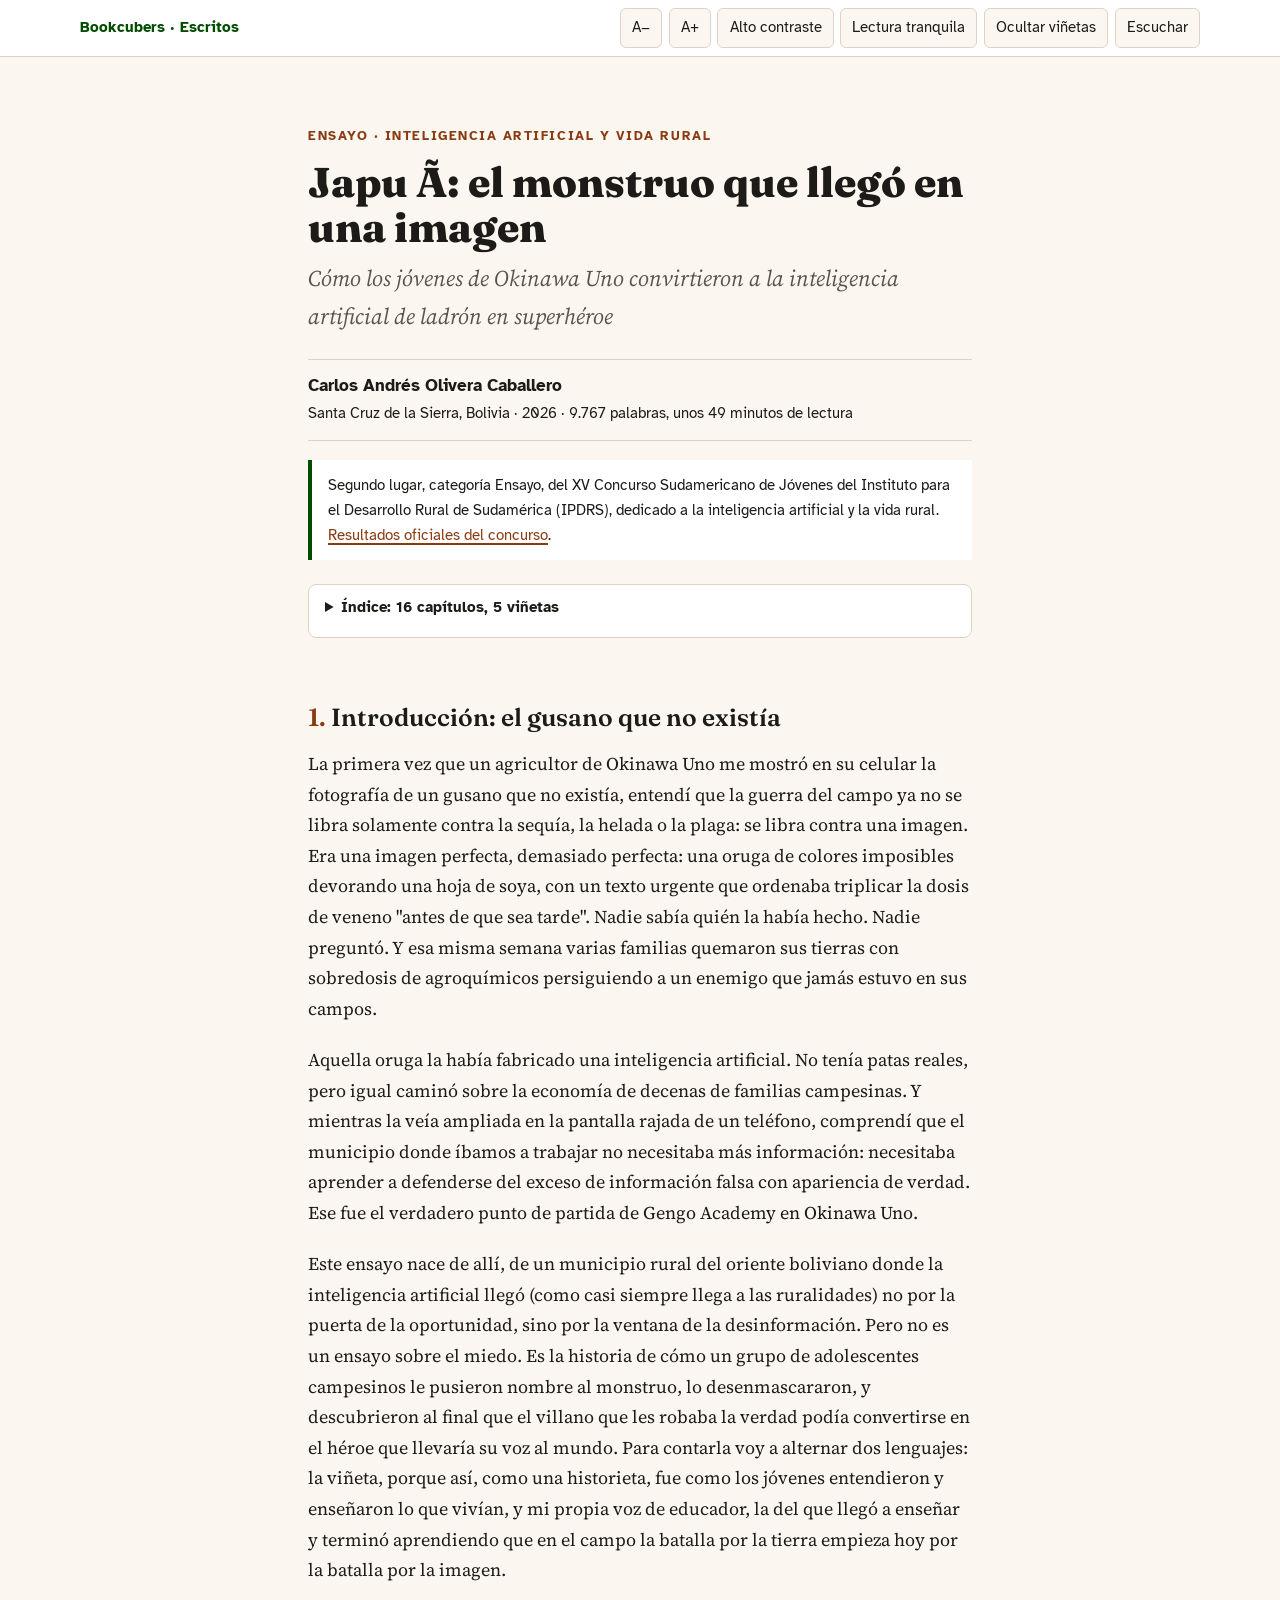
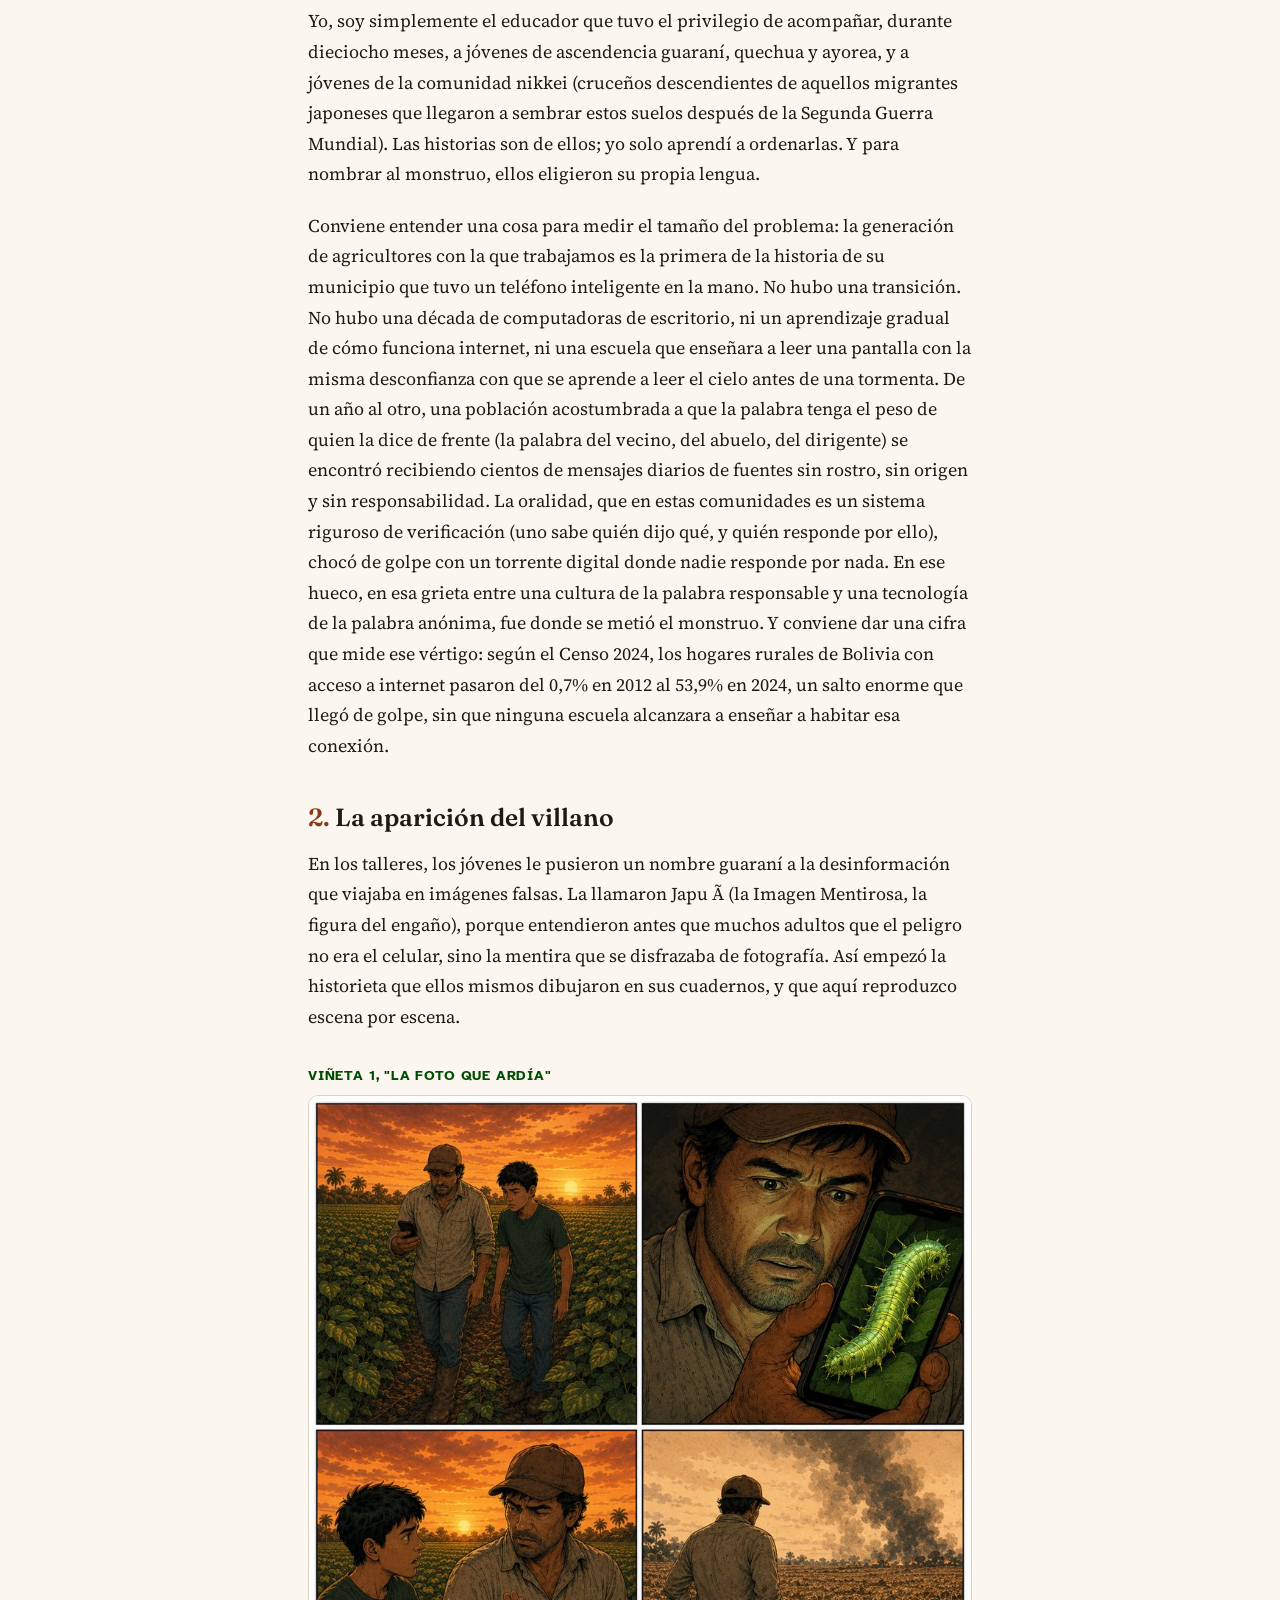
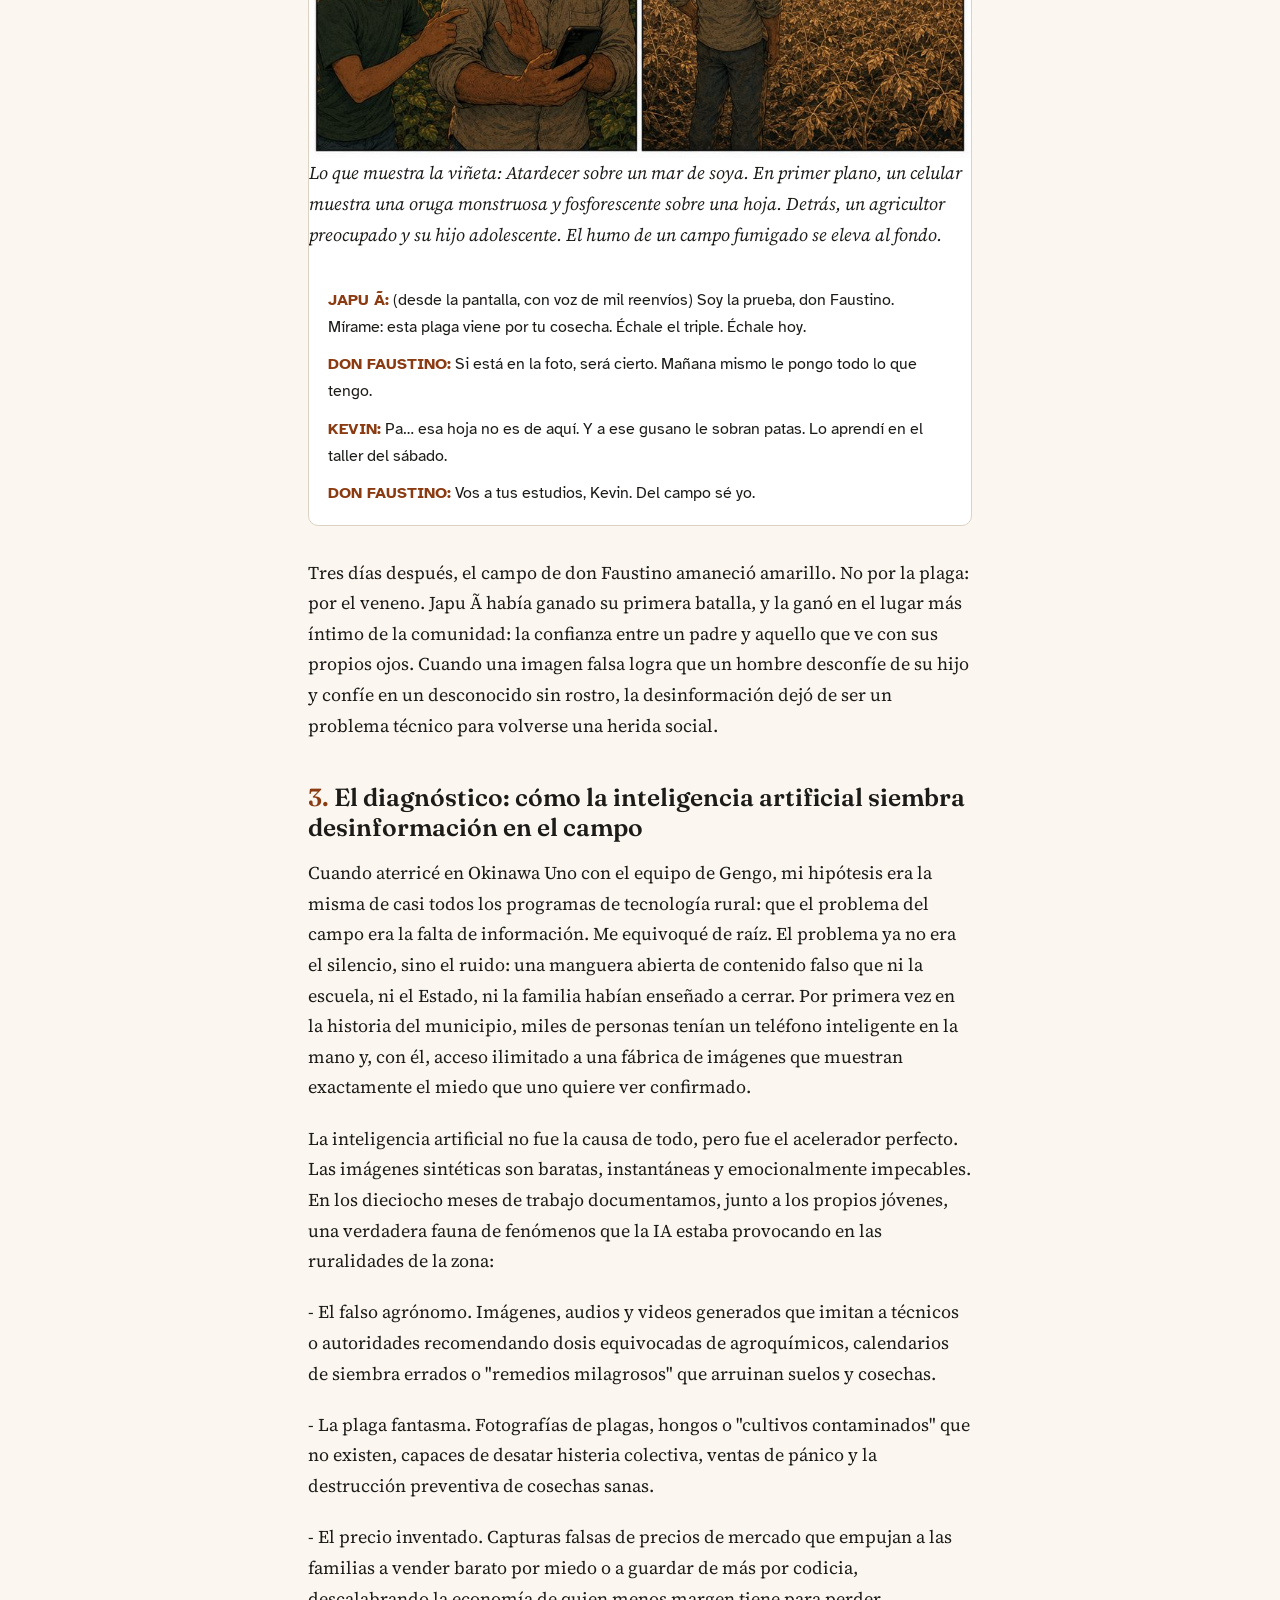
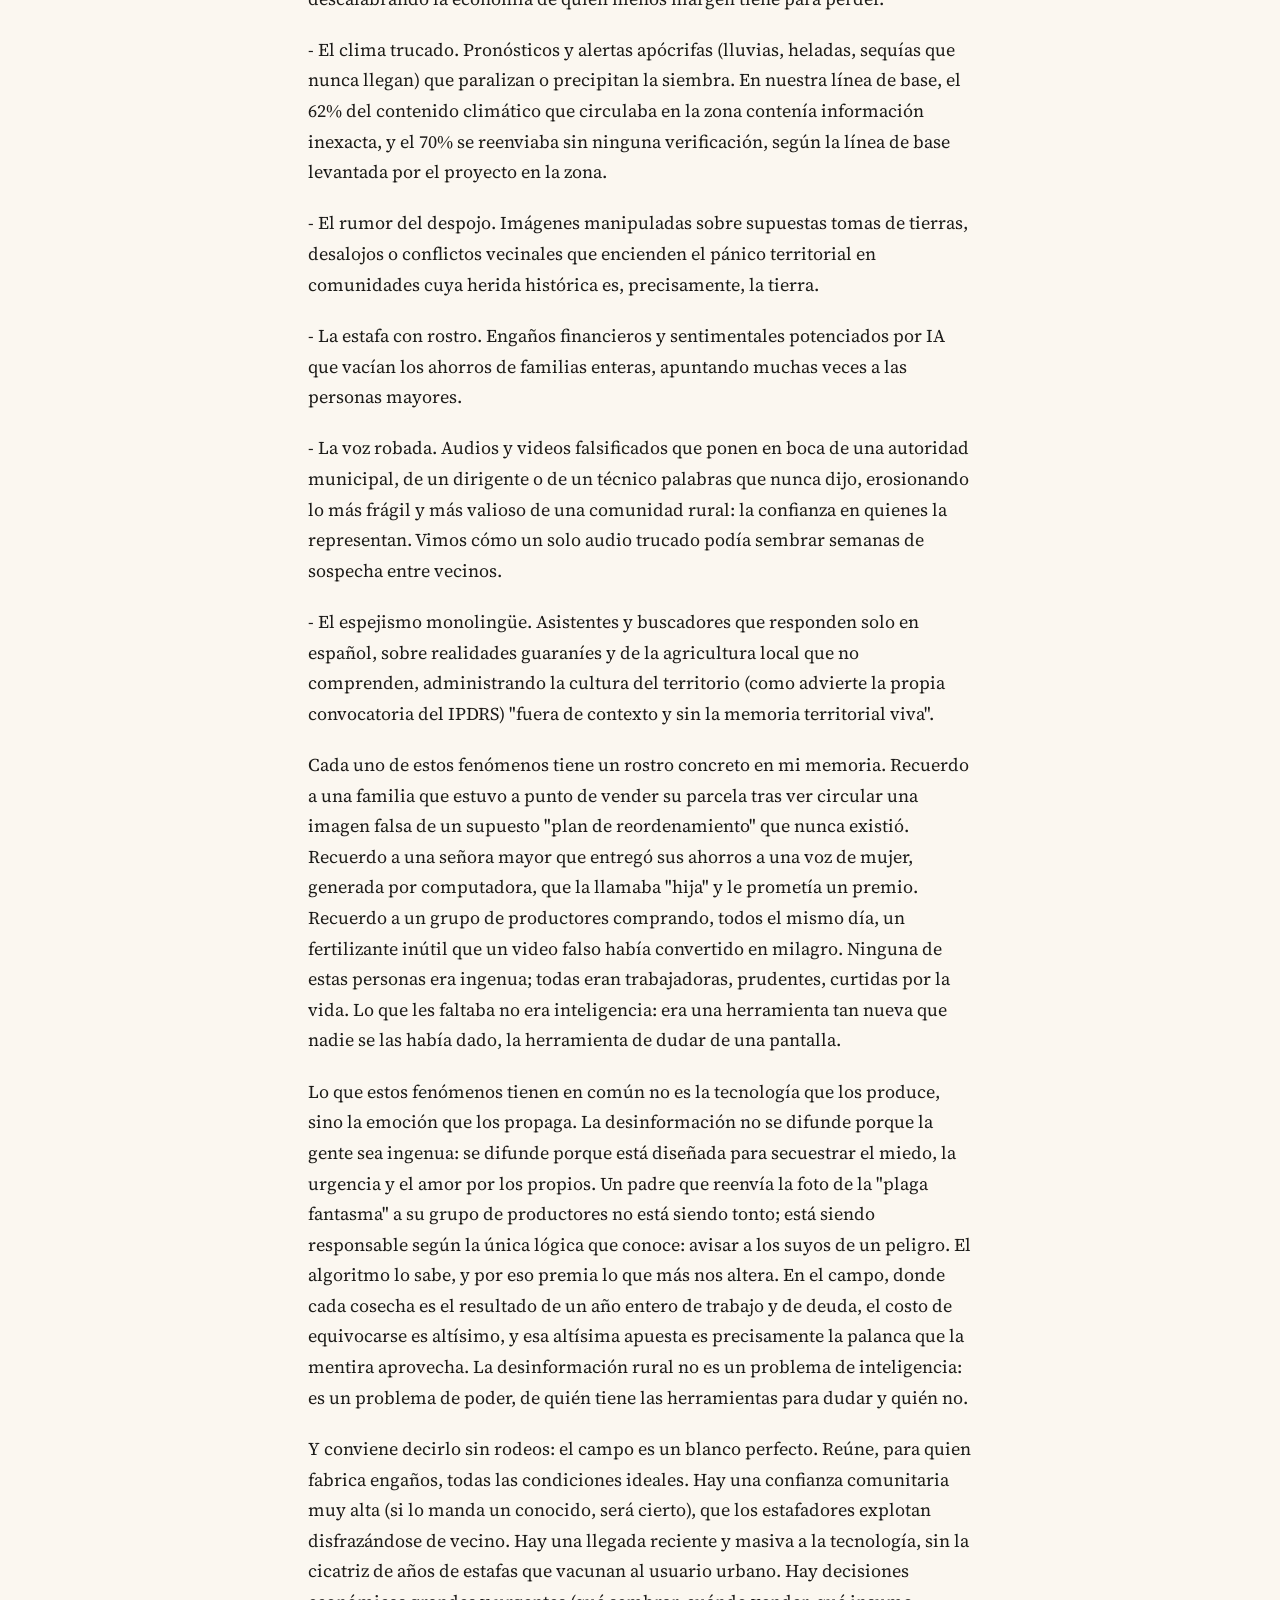
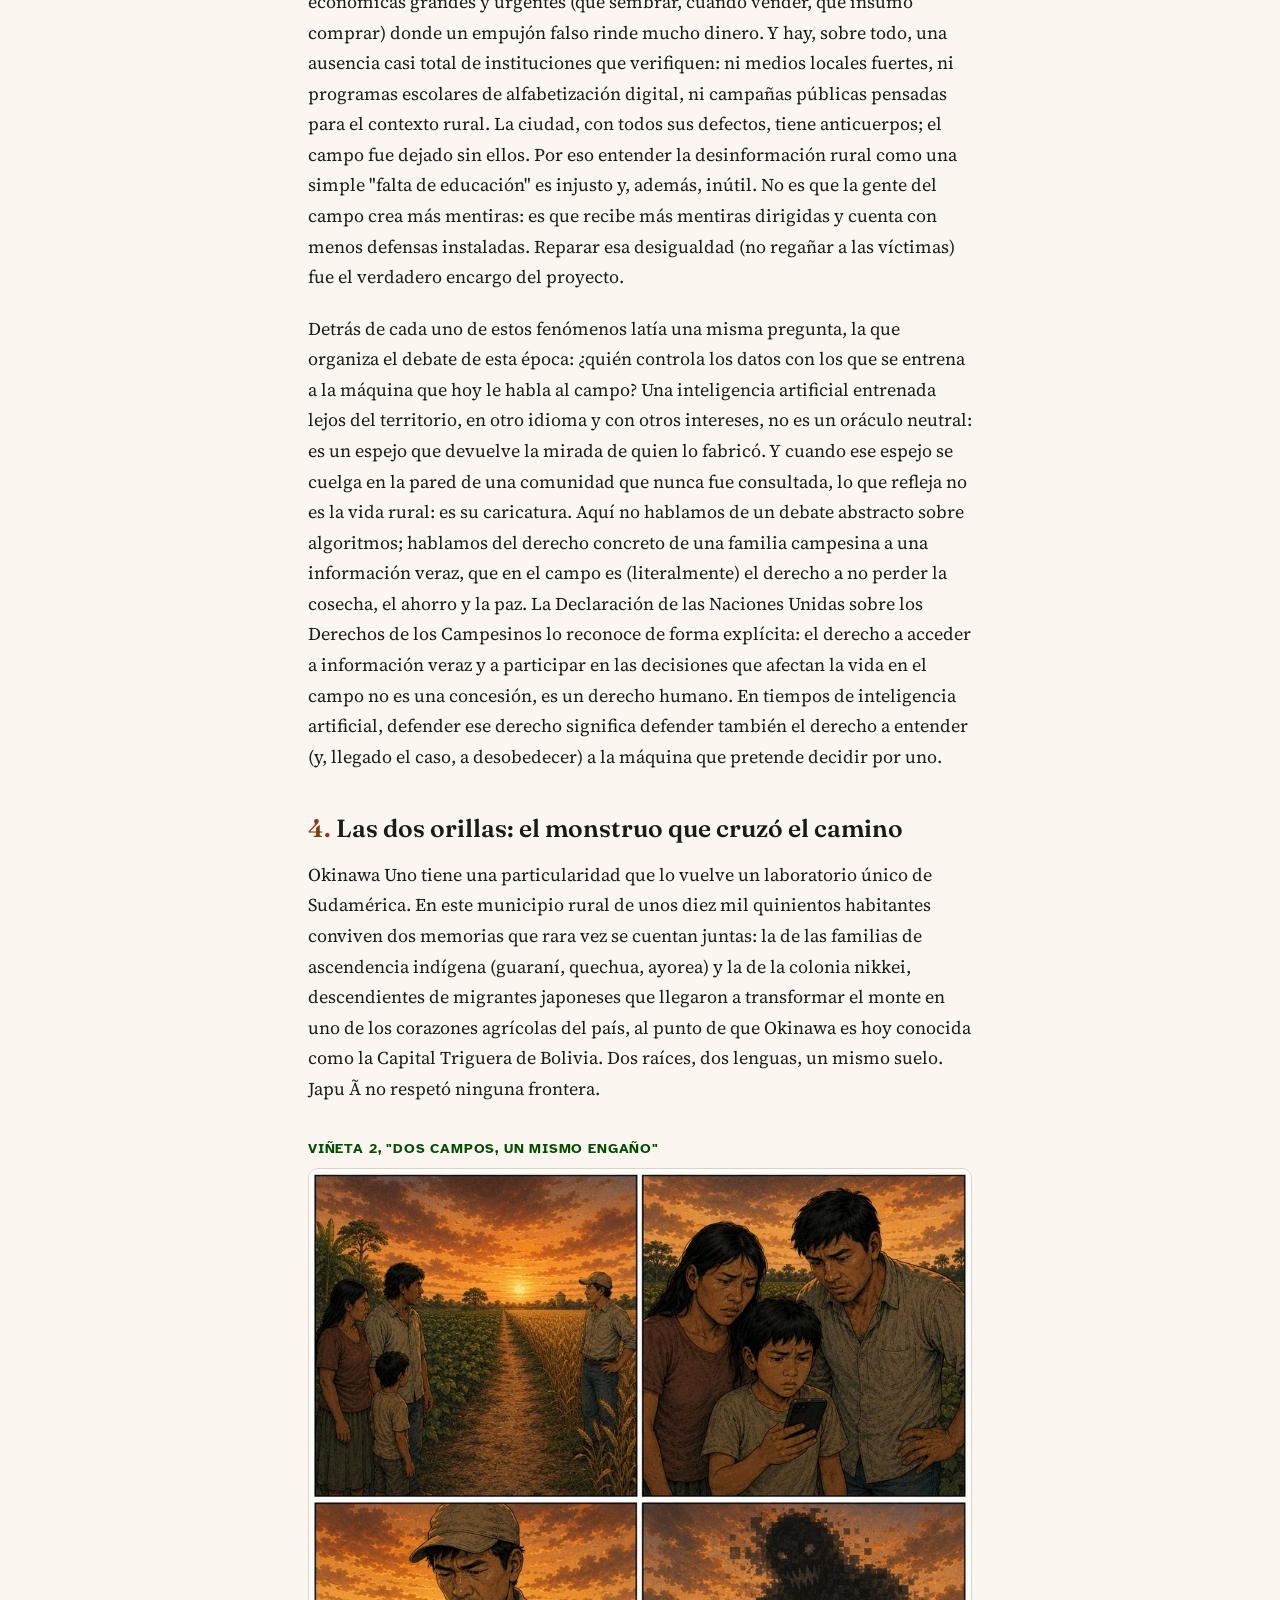
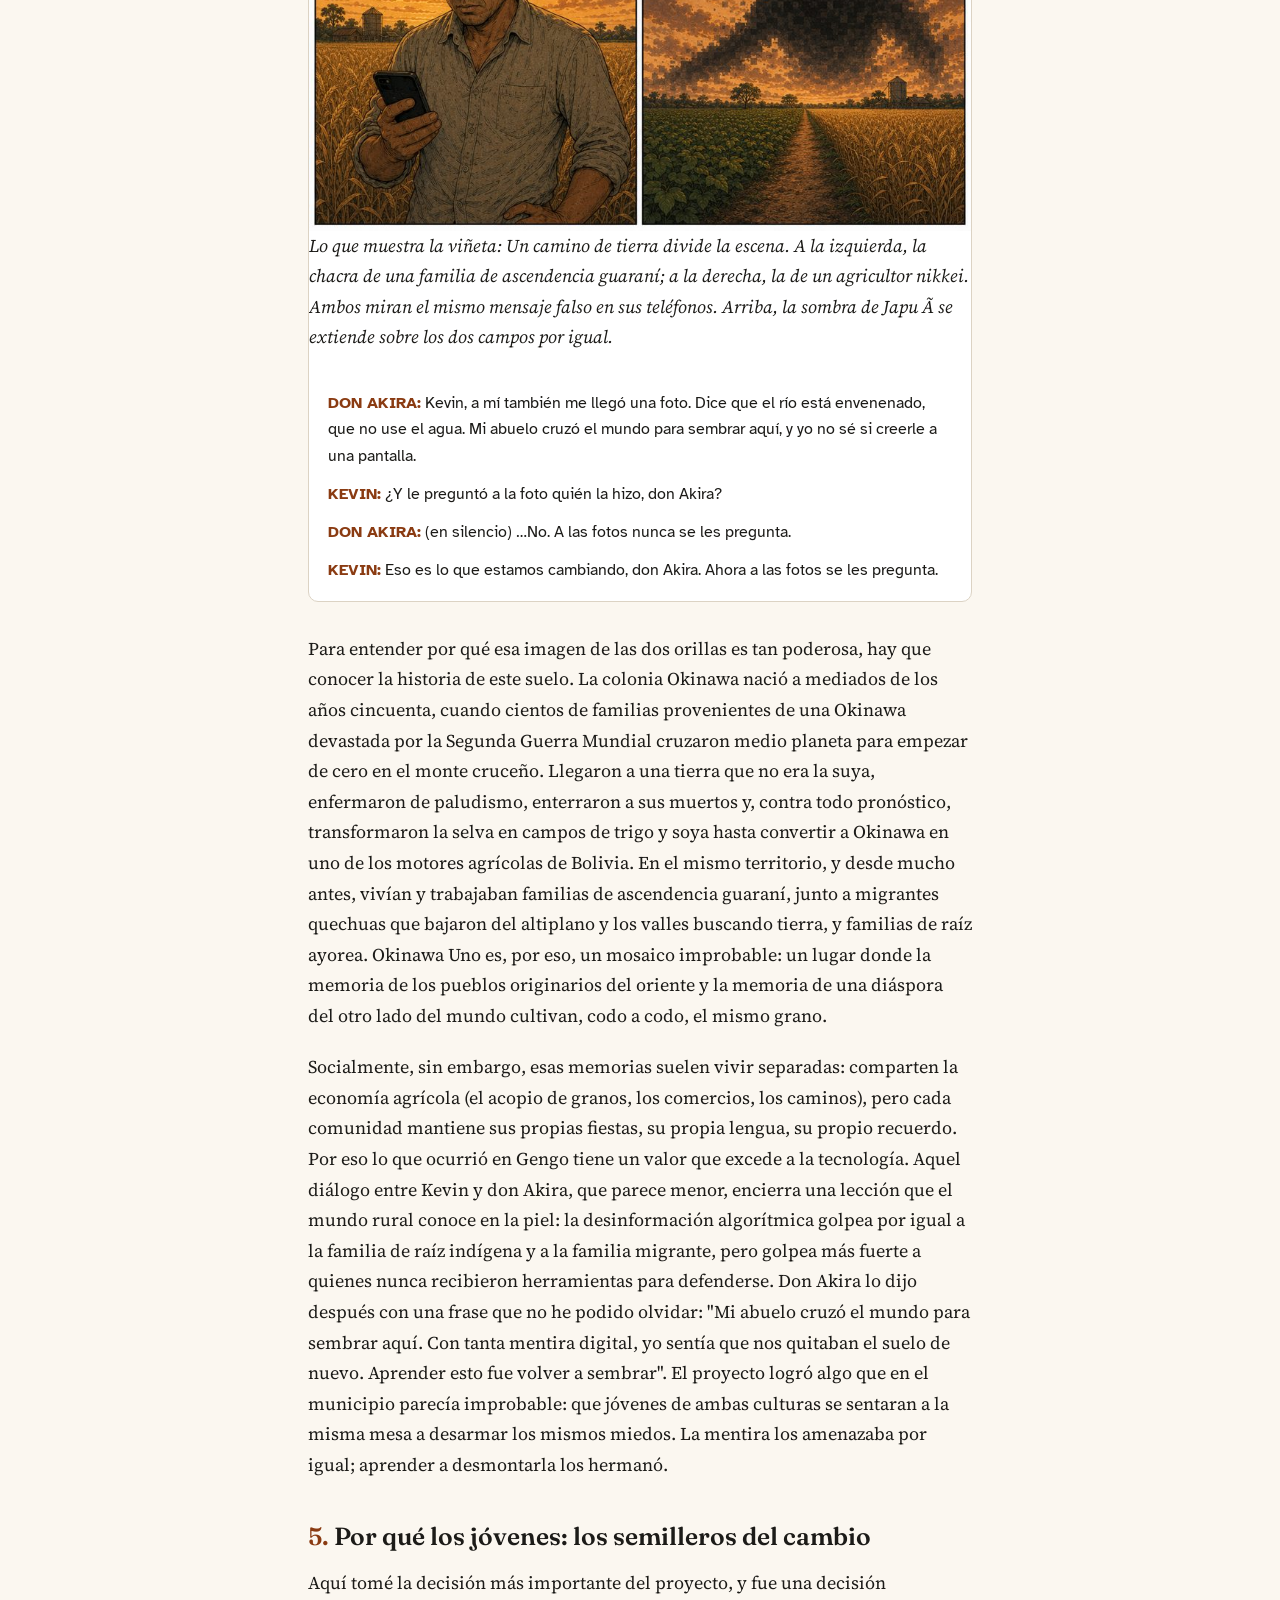
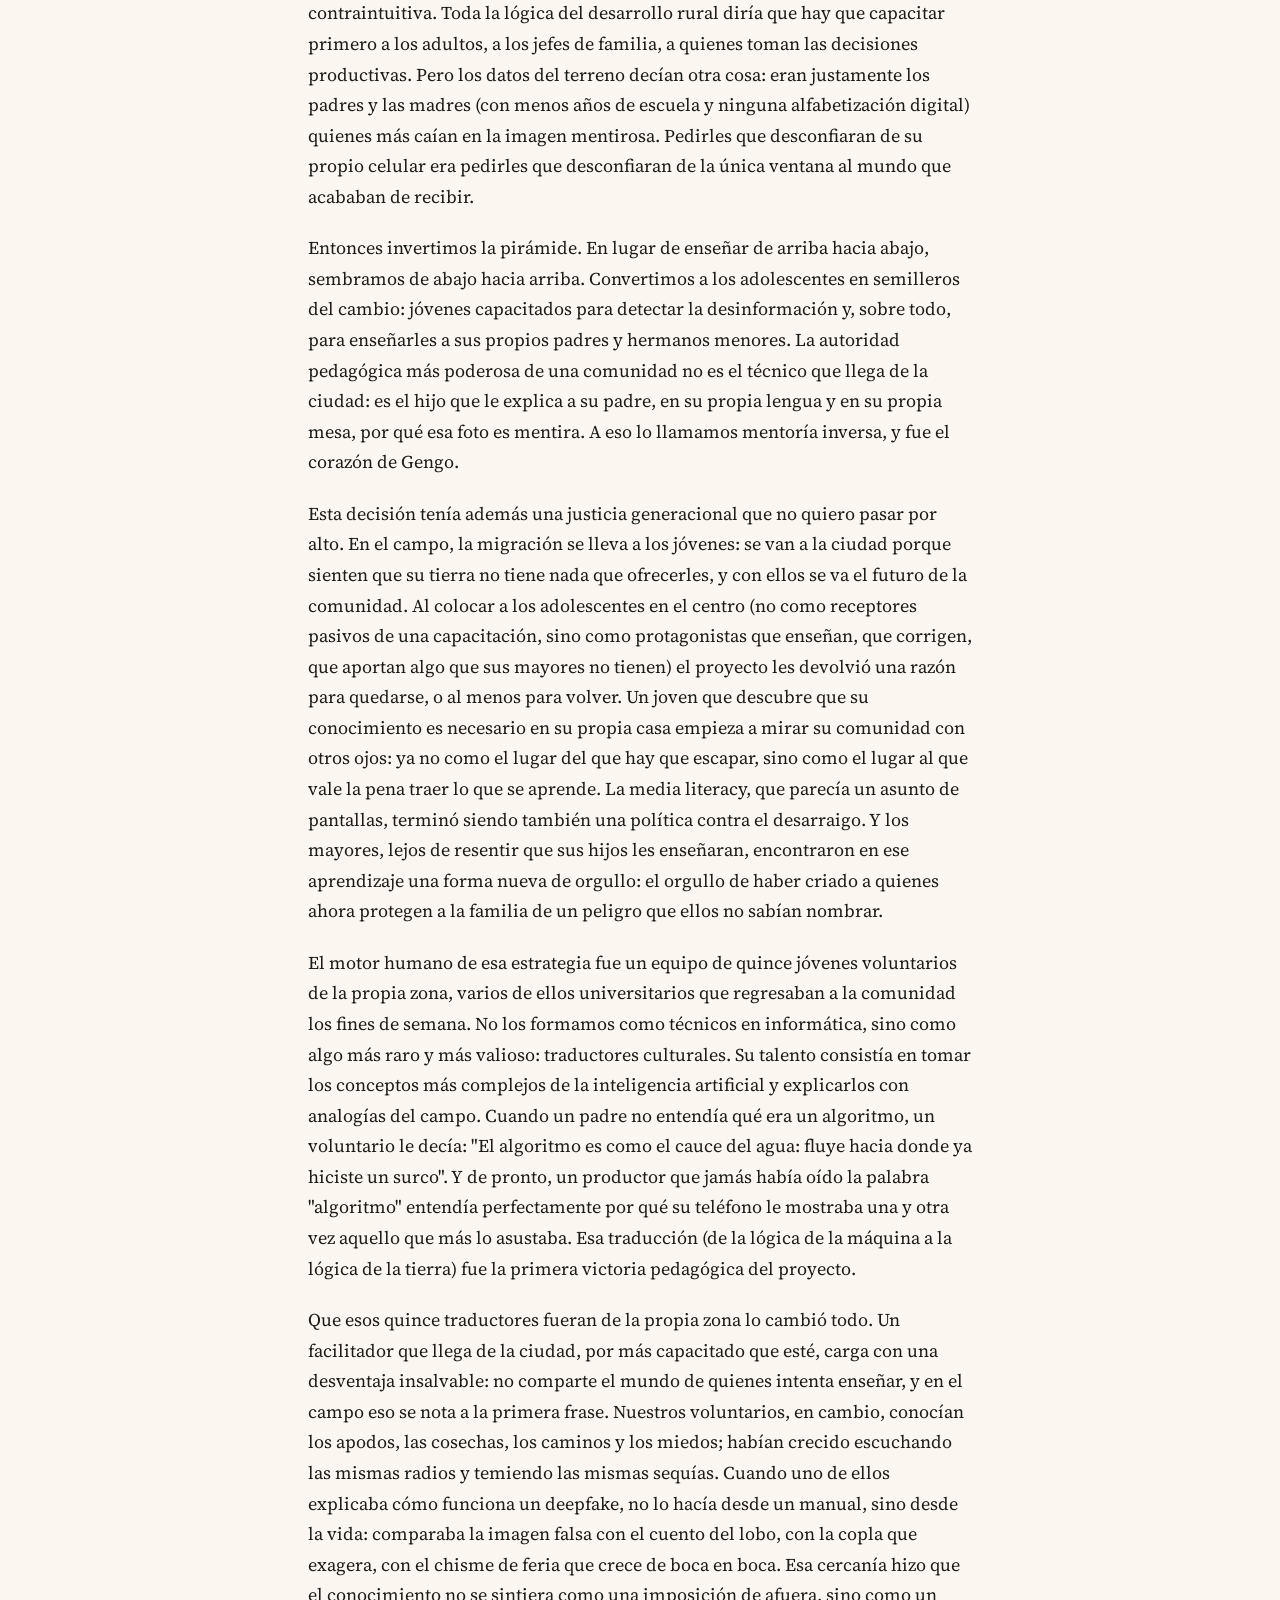
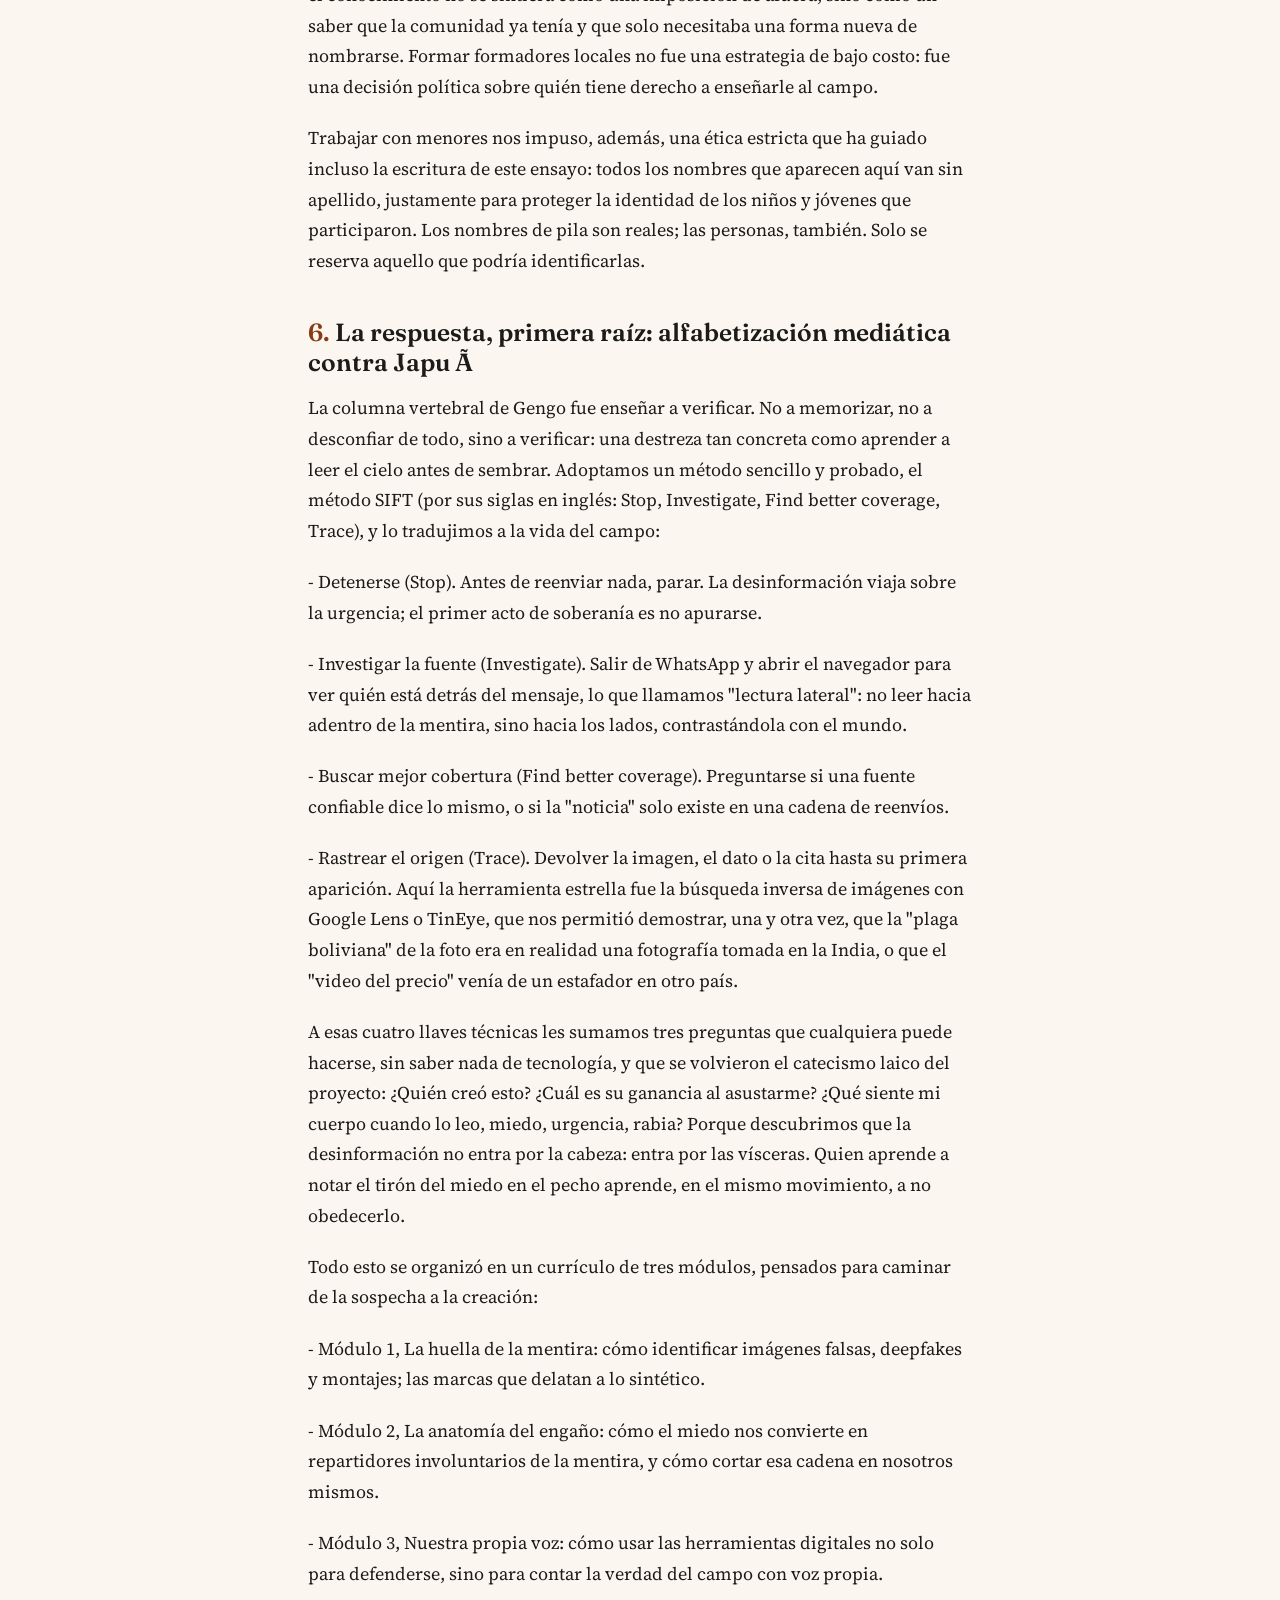
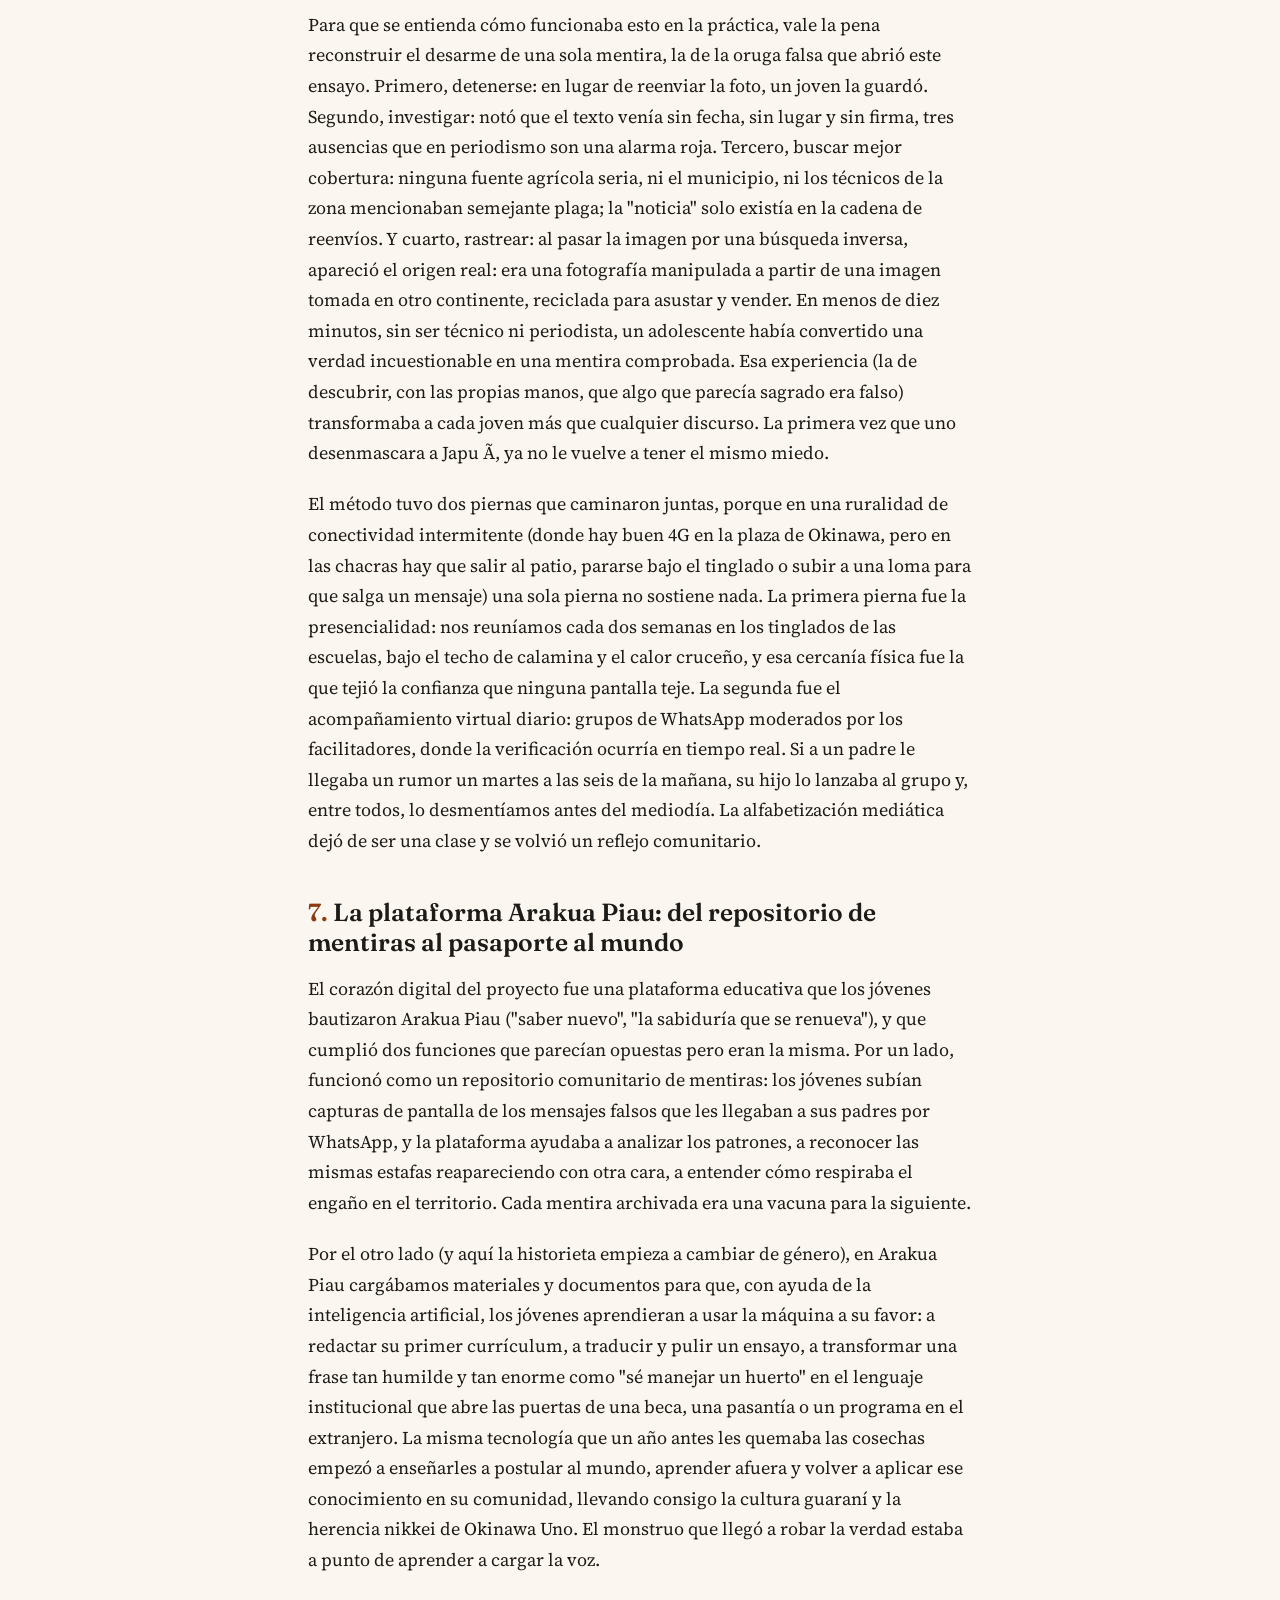
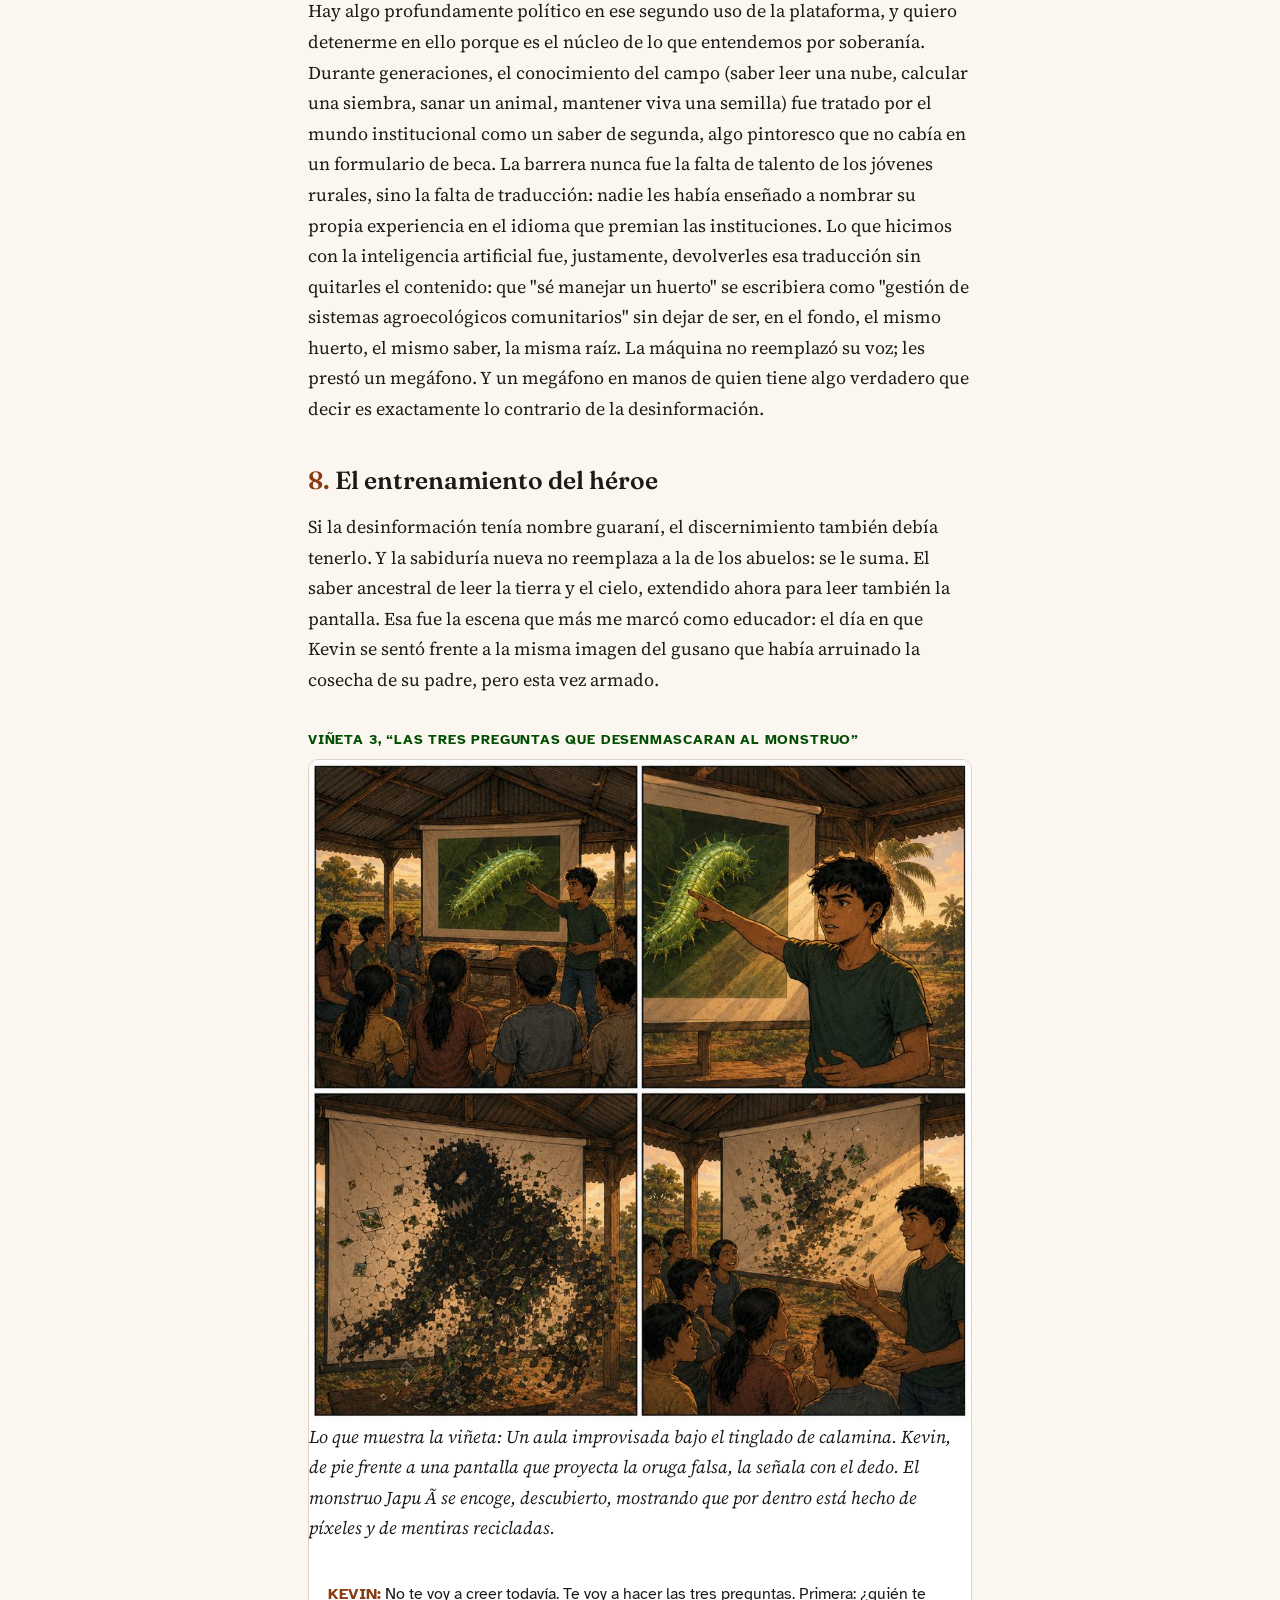
<file: public/escritos/japu-a/index.html>
<!DOCTYPE html>
<html lang="es">
<head>
<meta charset="UTF-8">
<meta name="viewport" content="width=device-width, initial-scale=1.0">
<title>Japu Ã: el monstruo que llegó en una imagen · Carlos Andrés Olivera Caballero</title>
<meta name="author" content="Carlos Andrés Olivera Caballero">
<meta name="description" content="Cómo los jóvenes de Okinawa Uno convirtieron a la inteligencia artificial de ladrón en superhéroe. Ensayo de Carlos Andrés Olivera Caballero sobre la desinformación sintética hecha con inteligencia artificial y las familias campesinas de Okinawa Uno, Bolivia. Segundo lugar, categoría Ensayo, XV Concurso Sudamericano de Jóvenes del IPDRS (2026).">
<meta property="og:title" content="Japu Ã: el monstruo que llegó en una imagen">
<meta property="og:description" content="Cómo los jóvenes de Okinawa Uno convirtieron a la inteligencia artificial de ladrón en superhéroe. Por Carlos Andrés Olivera Caballero.">
<meta property="og:type" content="article">
<meta property="og:image" content="https://bookcubers.org/escritos/japu-a/img/vineta-1.jpg">
<meta property="article:author" content="Carlos Andrés Olivera Caballero">
<link rel="stylesheet" href="https://fonts.googleapis.com/css2?family=Atkinson+Hyperlegible:ital,wght@0,400;0,700;1,400&family=Fraunces:opsz,wght@9..144,600;9..144,800&family=Source+Serif+4:ital,opsz,wght@0,8..60,400;0,8..60,600;1,8..60,400&display=swap">
<style>
  :root {
    --bg:#FBF7F0; --surface:#FFFFFF; --ink:#1C1B18; --ink-2:#5A544A; --line:#DCD3C4;
    --accent:#8A3B12; --green:#004d00; --scale:1; --lh:1.7; --ls:0; --font:"Source Serif 4", Georgia, serif;
    color-scheme: light;
  }
  @media (prefers-color-scheme: dark) {
    :root:not([data-theme="light"]):not([data-contrast="high"]) {
      --bg:#15140F; --surface:#1E1C17; --ink:#F1ECE2; --ink-2:#B9B1A3; --line:#3A362D; --accent:#F0A56B; --green:#7BD37B; color-scheme: dark;
    }
  }
  :root[data-contrast="high"] { --bg:#FFFFFF; --surface:#FFFFFF; --ink:#000000; --ink-2:#000000; --line:#000000; --accent:#6B2600; --green:#003300; }
  :root[data-calm="on"] { --lh:2; --ls:0.02em; --font:"Atkinson Hyperlegible", Verdana, sans-serif; }
  * { box-sizing:border-box; }
  html,body { margin:0; }
  body { background:var(--bg); color:var(--ink); font-family:var(--font); font-size:calc(1.125rem * var(--scale)); line-height:var(--lh); letter-spacing:var(--ls); }
  a { color:var(--accent); text-underline-offset:3px; text-decoration-thickness:2px; }
  :focus-visible { outline:3px solid var(--accent); outline-offset:3px; }
  .skip { position:absolute; left:1rem; top:-5rem; background:var(--ink); color:var(--bg); padding:.7rem 1rem; z-index:10; font-family:"Atkinson Hyperlegible",sans-serif; }
  .skip:focus { top:1rem; }
  .bar { position:sticky; top:0; z-index:5; background:var(--surface); border-bottom:1px solid var(--line); font-family:"Atkinson Hyperlegible",sans-serif; font-size:.95rem; }
  .bar .in { max-width:72rem; margin:0 auto; padding:.5rem 1rem; display:flex; flex-wrap:wrap; gap:.4rem; align-items:center; }
  .bar .brand { font-weight:700; margin-right:auto; color:var(--green); text-decoration:none; }
  .bar button { font:inherit; border:1px solid var(--line); background:var(--bg); color:var(--ink); padding:.35rem .7rem; border-radius:6px; cursor:pointer; min-height:2.5rem; }
  .bar button[aria-pressed="true"] { background:var(--ink); color:var(--bg); }
  header.hero { max-width:44rem; margin:0 auto; padding:3.5rem 1.25rem 1.5rem; }
  .kicker { font-family:"Atkinson Hyperlegible",sans-serif; text-transform:uppercase; letter-spacing:.12em; font-size:.8rem; color:var(--accent); font-weight:700; }
  h1 { font-family:"Fraunces",Georgia,serif; font-weight:800; font-size:calc(2.6rem * var(--scale)); line-height:1.08; margin:.6rem 0; }
  .sub { font-size:1.25em; color:var(--ink-2); font-style:italic; margin:0 0 1.4rem; }
  .byline { font-family:"Atkinson Hyperlegible",sans-serif; font-size:.95rem; border-top:1px solid var(--line); border-bottom:1px solid var(--line); padding:.8rem 0; }
  .byline strong { font-size:1.05rem; }
  .award { font-family:"Atkinson Hyperlegible",sans-serif; font-size:.92rem; background:var(--surface); border-left:4px solid var(--green); padding:.8rem 1rem; margin:1.2rem 0 0; }
  nav.toc { max-width:44rem; margin:0 auto; padding:0 1.25rem; font-family:"Atkinson Hyperlegible",sans-serif; font-size:.95rem; }
  nav.toc details { background:var(--surface); border:1px solid var(--line); border-radius:8px; padding:.6rem 1rem; }
  nav.toc summary { cursor:pointer; font-weight:700; min-height:2rem; }
  nav.toc ol { margin:.5rem 0 .2rem; padding-left:1.2rem; list-style:none; }
  nav.toc li { margin:.25rem 0; }
  main { max-width:44rem; margin:0 auto; padding:1.5rem 1.25rem 4rem; }
  main p { margin:0 0 1.15em; hyphens:auto; }
  h2 { font-family:"Fraunces",Georgia,serif; font-weight:600; font-size:calc(1.55rem * var(--scale)); line-height:1.2; margin:2.6rem 0 1rem; }
  h2 .num { color:var(--accent); }
  .vineta-label { font-family:"Atkinson Hyperlegible",sans-serif; font-weight:700; letter-spacing:.06em; text-transform:uppercase; font-size:.85rem; color:var(--green); margin:2rem 0 .5rem; }
  figure.vineta { margin:0 0 2rem; background:var(--surface); border:1px solid var(--line); border-radius:10px; overflow:hidden; }
  figure.vineta img { display:block; width:100%; height:auto; }
  .sr-cap { position:absolute; width:1px; height:1px; overflow:hidden; clip:rect(0 0 0 0); white-space:nowrap; }
  .dialogo { padding:1rem 1.2rem .4rem; font-family:"Atkinson Hyperlegible",sans-serif; font-size:.98rem; }
  .dialogo .linea { margin:0 0 .7rem; }
  .quien { font-weight:700; color:var(--accent); }
  .refs { font-size:.92rem; padding-left:1.1rem; }
  .refs li { margin:.4rem 0; }
  footer { max-width:44rem; margin:0 auto; padding:2rem 1.25rem 4rem; border-top:1px solid var(--line); font-family:"Atkinson Hyperlegible",sans-serif; font-size:.92rem; color:var(--ink-2); }
  :root[data-images="off"] figure.vineta img { display:none; }
  @media print { .bar, nav.toc, .skip { display:none; } }
  @media (prefers-reduced-motion: reduce) { * { scroll-behavior:auto !important; } }
</style>
</head>
<body>
<a class="skip" href="#ensayo">Saltar al ensayo</a>
<div class="bar" role="region" aria-label="Opciones de lectura">
  <div class="in">
    <a class="brand" href="https://bookcubers.org/">Bookcubers · Escritos</a>
    <button type="button" id="menos" aria-label="Achicar el texto">A−</button>
    <button type="button" id="mas" aria-label="Agrandar el texto">A+</button>
    <button type="button" id="contraste" aria-pressed="false">Alto contraste</button>
    <button type="button" id="calma" aria-pressed="false">Lectura tranquila</button>
    <button type="button" id="imagenes" aria-pressed="false">Ocultar viñetas</button>
    <button type="button" id="leer" aria-pressed="false">Escuchar</button>
  </div>
</div>

<header class="hero">
  <p class="kicker">Ensayo · Inteligencia artificial y vida rural</p>
  <h1>Japu Ã: el monstruo que llegó en una imagen</h1>
  <p class="sub">Cómo los jóvenes de Okinawa Uno convirtieron a la inteligencia artificial de ladrón en superhéroe</p>
  <p class="byline"><strong>Carlos Andrés Olivera Caballero</strong><br>Santa Cruz de la Sierra, Bolivia · 2026 · 9.767 palabras, unos 49 minutos de lectura</p>
  <p class="award">Segundo lugar, categoría Ensayo, del XV Concurso Sudamericano de Jóvenes del Instituto para el Desarrollo Rural de Sudamérica (IPDRS), dedicado a la inteligencia artificial y la vida rural. <a href="https://ipdrs.org/ganadores-xv-concurso-sudamericano-jovenes/">Resultados oficiales del concurso</a>.</p>
</header>

<nav class="toc" aria-label="Índice del ensayo">
  <details>
    <summary>Índice: 16 capítulos, 5 viñetas</summary>
    <ol>
<li><a href="#s1">Introducción: el gusano que no existía</a></li>
<li><a href="#s2">La aparición del villano</a></li>
<li><a href="#s3">El diagnóstico: cómo la inteligencia artificial siembra desinformación en el campo</a></li>
<li><a href="#s4">Las dos orillas: el monstruo que cruzó el camino</a></li>
<li><a href="#s5">Por qué los jóvenes: los semilleros del cambio</a></li>
<li><a href="#s6">La respuesta, primera raíz: alfabetización mediática contra Japu Ã</a></li>
<li><a href="#s7">La plataforma Arakua Piau: del repositorio de mentiras al pasaporte al mundo</a></li>
<li><a href="#s8">El entrenamiento del héroe</a></li>
<li><a href="#s9">La respuesta, segunda raíz: los tres huertos-escuela, prueba viva contra la mentira</a></li>
<li><a href="#s10">La lección del asado</a></li>
<li><a href="#s11">La revelación: la inteligencia artificial no es neutra, pero tampoco es la enemiga</a></li>
<li><a href="#s12">Soberanía de datos: ¿el campo produce o solo provee?</a></li>
<li><a href="#s13">La transformación: de Japu Ã a Ñee Veve</a></li>
<li><a href="#s14">Lo que quedó sembrado: impacto, soberanía y sostenibilidad</a></li>
<li><a href="#s15">Perspectiva regional: un espejo para la Sudamérica rural</a></li>
<li><a href="#s16">Conclusión: el monstruo que se fue convertido en voz</a></li>
<li><a href="#referencias">Referencias</a></li>
    </ol>
  </details>
</nav>

<main id="ensayo">
<article aria-labelledby="titulo-ensayo">
<h2 id="titulo-ensayo" class="sr-cap">Japu Ã: el monstruo que llegó en una imagen</h2>
<h2 id="s1"><span class="num">1.</span> Introducción: el gusano que no existía</h2>
<p>La primera vez que un agricultor de Okinawa Uno me mostró en su celular la fotografía de un gusano que no existía, entendí que la guerra del campo ya no se libra solamente contra la sequía, la helada o la plaga: se libra contra una imagen. Era una imagen perfecta, demasiado perfecta: una oruga de colores imposibles devorando una hoja de soya, con un texto urgente que ordenaba triplicar la dosis de veneno "antes de que sea tarde". Nadie sabía quién la había hecho. Nadie preguntó. Y esa misma semana varias familias quemaron sus tierras con sobredosis de agroquímicos persiguiendo a un enemigo que jamás estuvo en sus campos.</p>
<p>Aquella oruga la había fabricado una inteligencia artificial. No tenía patas reales, pero igual caminó sobre la economía de decenas de familias campesinas. Y mientras la veía ampliada en la pantalla rajada de un teléfono, comprendí que el municipio donde íbamos a trabajar no necesitaba más información: necesitaba aprender a defenderse del exceso de información falsa con apariencia de verdad. Ese fue el verdadero punto de partida de Gengo Academy en Okinawa Uno.</p>
<p>Este ensayo nace de allí, de un municipio rural del oriente boliviano donde la inteligencia artificial llegó (como casi siempre llega a las ruralidades) no por la puerta de la oportunidad, sino por la ventana de la desinformación. Pero no es un ensayo sobre el miedo. Es la historia de cómo un grupo de adolescentes campesinos le pusieron nombre al monstruo, lo desenmascararon, y descubrieron al final que el villano que les robaba la verdad podía convertirse en el héroe que llevaría su voz al mundo. Para contarla voy a alternar dos lenguajes: la viñeta, porque así, como una historieta, fue como los jóvenes entendieron y enseñaron lo que vivían, y mi propia voz de educador, la del que llegó a enseñar y terminó aprendiendo que en el campo la batalla por la tierra empieza hoy por la batalla por la imagen.</p>
<p>Yo, soy simplemente el educador que tuvo el privilegio de acompañar, durante dieciocho meses, a jóvenes de ascendencia guaraní, quechua y ayorea, y a jóvenes de la comunidad nikkei (cruceños descendientes de aquellos migrantes japoneses que llegaron a sembrar estos suelos después de la Segunda Guerra Mundial). Las historias son de ellos; yo solo aprendí a ordenarlas. Y para nombrar al monstruo, ellos eligieron su propia lengua.</p>
<p>Conviene entender una cosa para medir el tamaño del problema: la generación de agricultores con la que trabajamos es la primera de la historia de su municipio que tuvo un teléfono inteligente en la mano. No hubo una transición. No hubo una década de computadoras de escritorio, ni un aprendizaje gradual de cómo funciona internet, ni una escuela que enseñara a leer una pantalla con la misma desconfianza con que se aprende a leer el cielo antes de una tormenta. De un año al otro, una población acostumbrada a que la palabra tenga el peso de quien la dice de frente (la palabra del vecino, del abuelo, del dirigente) se encontró recibiendo cientos de mensajes diarios de fuentes sin rostro, sin origen y sin responsabilidad. La oralidad, que en estas comunidades es un sistema riguroso de verificación (uno sabe quién dijo qué, y quién responde por ello), chocó de golpe con un torrente digital donde nadie responde por nada. En ese hueco, en esa grieta entre una cultura de la palabra responsable y una tecnología de la palabra anónima, fue donde se metió el monstruo. Y conviene dar una cifra que mide ese vértigo: según el Censo 2024, los hogares rurales de Bolivia con acceso a internet pasaron del 0,7% en 2012 al 53,9% en 2024, un salto enorme que llegó de golpe, sin que ninguna escuela alcanzara a enseñar a habitar esa conexión.</p>
<h2 id="s2"><span class="num">2.</span> La aparición del villano</h2>
<p>En los talleres, los jóvenes le pusieron un nombre guaraní a la desinformación que viajaba en imágenes falsas. La llamaron Japu Ã (la Imagen Mentirosa, la figura del engaño), porque entendieron antes que muchos adultos que el peligro no era el celular, sino la mentira que se disfrazaba de fotografía. Así empezó la historieta que ellos mismos dibujaron en sus cuadernos, y que aquí reproduzco escena por escena.</p>
<p class="vineta-label" aria-hidden="true">VIÑETA 1, &quot;LA FOTO QUE ARDÍA&quot;</p>
<figure class="vineta" aria-labelledby="v1-cap"><img src="img/vineta-1.jpg" width="900" height="900" loading="lazy" alt="Viñeta en cuatro cuadros, al atardecer en un campo de soya. Cuadro 1: un agricultor con gorra camina entre las plantas mirando su celular, junto a su hijo adolescente. Cuadro 2: primer plano del agricultor, preocupado, frente a la pantalla que muestra una oruga verde enorme y de colores irreales. Cuadro 3: el hijo le señala el celular y le advierte algo; el padre levanta la mano para frenarlo. Cuadro 4: el agricultor, de espaldas, mira su campo quemado mientras sube una columna de humo negro.">
<figcaption id="v1-cap" class="sr-cap">VIÑETA 1, &quot;LA FOTO QUE ARDÍA&quot;</figcaption>
<p><em>Lo que muestra la viñeta: Atardecer sobre un mar de soya. En primer plano, un celular muestra una oruga monstruosa y fosforescente sobre una hoja. Detrás, un agricultor preocupado y su hijo adolescente. El humo de un campo fumigado se eleva al fondo.</em></p>
<div class="dialogo" role="group" aria-label="Diálogo de la viñeta">
<p class="linea"><span class="quien">JAPU Ã:</span> (desde la pantalla, con voz de mil reenvíos) Soy la prueba, don Faustino. Mírame: esta plaga viene por tu cosecha. Échale el triple. Échale hoy.</p>
<p class="linea"><span class="quien">DON FAUSTINO:</span> Si está en la foto, será cierto. Mañana mismo le pongo todo lo que tengo.</p>
<p class="linea"><span class="quien">KEVIN:</span> Pa… esa hoja no es de aquí. Y a ese gusano le sobran patas. Lo aprendí en el taller del sábado.</p>
<p class="linea"><span class="quien">DON FAUSTINO:</span> Vos a tus estudios, Kevin. Del campo sé yo.</p>
</div></figure>
<p>Tres días después, el campo de don Faustino amaneció amarillo. No por la plaga: por el veneno. Japu Ã había ganado su primera batalla, y la ganó en el lugar más íntimo de la comunidad: la confianza entre un padre y aquello que ve con sus propios ojos. Cuando una imagen falsa logra que un hombre desconfíe de su hijo y confíe en un desconocido sin rostro, la desinformación dejó de ser un problema técnico para volverse una herida social.</p>
<h2 id="s3"><span class="num">3.</span> El diagnóstico: cómo la inteligencia artificial siembra desinformación en el campo</h2>
<p>Cuando aterricé en Okinawa Uno con el equipo de Gengo, mi hipótesis era la misma de casi todos los programas de tecnología rural: que el problema del campo era la falta de información. Me equivoqué de raíz. El problema ya no era el silencio, sino el ruido: una manguera abierta de contenido falso que ni la escuela, ni el Estado, ni la familia habían enseñado a cerrar. Por primera vez en la historia del municipio, miles de personas tenían un teléfono inteligente en la mano y, con él, acceso ilimitado a una fábrica de imágenes que muestran exactamente el miedo que uno quiere ver confirmado.</p>
<p>La inteligencia artificial no fue la causa de todo, pero fue el acelerador perfecto. Las imágenes sintéticas son baratas, instantáneas y emocionalmente impecables. En los dieciocho meses de trabajo documentamos, junto a los propios jóvenes, una verdadera fauna de fenómenos que la IA estaba provocando en las ruralidades de la zona:</p>
<p>- El falso agrónomo. Imágenes, audios y videos generados que imitan a técnicos o autoridades recomendando dosis equivocadas de agroquímicos, calendarios de siembra errados o "remedios milagrosos" que arruinan suelos y cosechas.</p>
<p>- La plaga fantasma. Fotografías de plagas, hongos o "cultivos contaminados" que no existen, capaces de desatar histeria colectiva, ventas de pánico y la destrucción preventiva de cosechas sanas.</p>
<p>- El precio inventado. Capturas falsas de precios de mercado que empujan a las familias a vender barato por miedo o a guardar de más por codicia, descalabrando la economía de quien menos margen tiene para perder.</p>
<p>- El clima trucado. Pronósticos y alertas apócrifas (lluvias, heladas, sequías que nunca llegan) que paralizan o precipitan la siembra. En nuestra línea de base, el 62% del contenido climático que circulaba en la zona contenía información inexacta, y el 70% se reenviaba sin ninguna verificación, según la línea de base levantada por el proyecto en la zona.</p>
<p>- El rumor del despojo. Imágenes manipuladas sobre supuestas tomas de tierras, desalojos o conflictos vecinales que encienden el pánico territorial en comunidades cuya herida histórica es, precisamente, la tierra.</p>
<p>- La estafa con rostro. Engaños financieros y sentimentales potenciados por IA que vacían los ahorros de familias enteras, apuntando muchas veces a las personas mayores.</p>
<p>- La voz robada. Audios y videos falsificados que ponen en boca de una autoridad municipal, de un dirigente o de un técnico palabras que nunca dijo, erosionando lo más frágil y más valioso de una comunidad rural: la confianza en quienes la representan. Vimos cómo un solo audio trucado podía sembrar semanas de sospecha entre vecinos.</p>
<p>- El espejismo monolingüe. Asistentes y buscadores que responden solo en español, sobre realidades guaraníes y de la agricultura local que no comprenden, administrando la cultura del territorio (como advierte la propia convocatoria del IPDRS) "fuera de contexto y sin la memoria territorial viva".</p>
<p>Cada uno de estos fenómenos tiene un rostro concreto en mi memoria. Recuerdo a una familia que estuvo a punto de vender su parcela tras ver circular una imagen falsa de un supuesto "plan de reordenamiento" que nunca existió. Recuerdo a una señora mayor que entregó sus ahorros a una voz de mujer, generada por computadora, que la llamaba "hija" y le prometía un premio. Recuerdo a un grupo de productores comprando, todos el mismo día, un fertilizante inútil que un video falso había convertido en milagro. Ninguna de estas personas era ingenua; todas eran trabajadoras, prudentes, curtidas por la vida. Lo que les faltaba no era inteligencia: era una herramienta tan nueva que nadie se las había dado, la herramienta de dudar de una pantalla.</p>
<p>Lo que estos fenómenos tienen en común no es la tecnología que los produce, sino la emoción que los propaga. La desinformación no se difunde porque la gente sea ingenua: se difunde porque está diseñada para secuestrar el miedo, la urgencia y el amor por los propios. Un padre que reenvía la foto de la "plaga fantasma" a su grupo de productores no está siendo tonto; está siendo responsable según la única lógica que conoce: avisar a los suyos de un peligro. El algoritmo lo sabe, y por eso premia lo que más nos altera. En el campo, donde cada cosecha es el resultado de un año entero de trabajo y de deuda, el costo de equivocarse es altísimo, y esa altísima apuesta es precisamente la palanca que la mentira aprovecha. La desinformación rural no es un problema de inteligencia: es un problema de poder, de quién tiene las herramientas para dudar y quién no.</p>
<p>Y conviene decirlo sin rodeos: el campo es un blanco perfecto. Reúne, para quien fabrica engaños, todas las condiciones ideales. Hay una confianza comunitaria muy alta (si lo manda un conocido, será cierto), que los estafadores explotan disfrazándose de vecino. Hay una llegada reciente y masiva a la tecnología, sin la cicatriz de años de estafas que vacunan al usuario urbano. Hay decisiones económicas grandes y urgentes (qué sembrar, cuándo vender, qué insumo comprar) donde un empujón falso rinde mucho dinero. Y hay, sobre todo, una ausencia casi total de instituciones que verifiquen: ni medios locales fuertes, ni programas escolares de alfabetización digital, ni campañas públicas pensadas para el contexto rural. La ciudad, con todos sus defectos, tiene anticuerpos; el campo fue dejado sin ellos. Por eso entender la desinformación rural como una simple "falta de educación" es injusto y, además, inútil. No es que la gente del campo crea más mentiras: es que recibe más mentiras dirigidas y cuenta con menos defensas instaladas. Reparar esa desigualdad (no regañar a las víctimas) fue el verdadero encargo del proyecto.</p>
<p>Detrás de cada uno de estos fenómenos latía una misma pregunta, la que organiza el debate de esta época: ¿quién controla los datos con los que se entrena a la máquina que hoy le habla al campo? Una inteligencia artificial entrenada lejos del territorio, en otro idioma y con otros intereses, no es un oráculo neutral: es un espejo que devuelve la mirada de quien lo fabricó. Y cuando ese espejo se cuelga en la pared de una comunidad que nunca fue consultada, lo que refleja no es la vida rural: es su caricatura. Aquí no hablamos de un debate abstracto sobre algoritmos; hablamos del derecho concreto de una familia campesina a una información veraz, que en el campo es (literalmente) el derecho a no perder la cosecha, el ahorro y la paz. La Declaración de las Naciones Unidas sobre los Derechos de los Campesinos lo reconoce de forma explícita: el derecho a acceder a información veraz y a participar en las decisiones que afectan la vida en el campo no es una concesión, es un derecho humano. En tiempos de inteligencia artificial, defender ese derecho significa defender también el derecho a entender (y, llegado el caso, a desobedecer) a la máquina que pretende decidir por uno.</p>
<h2 id="s4"><span class="num">4.</span> Las dos orillas: el monstruo que cruzó el camino</h2>
<p>Okinawa Uno tiene una particularidad que lo vuelve un laboratorio único de Sudamérica. En este municipio rural de unos diez mil quinientos habitantes conviven dos memorias que rara vez se cuentan juntas: la de las familias de ascendencia indígena (guaraní, quechua, ayorea) y la de la colonia nikkei, descendientes de migrantes japoneses que llegaron a transformar el monte en uno de los corazones agrícolas del país, al punto de que Okinawa es hoy conocida como la Capital Triguera de Bolivia. Dos raíces, dos lenguas, un mismo suelo. Japu Ã no respetó ninguna frontera.</p>
<p class="vineta-label" aria-hidden="true">VIÑETA 2, &quot;DOS CAMPOS, UN MISMO ENGAÑO&quot;</p>
<figure class="vineta" aria-labelledby="v2-cap"><img src="img/vineta-2.jpg" width="900" height="900" loading="lazy" alt="Viñeta en cuatro cuadros. Cuadro 1: dos familias campesinas se miran desde las dos orillas de un mismo camino de tierra que separa dos campos, al atardecer. Cuadro 2: una madre, un padre y un niño leen asustados el mismo celular. Cuadro 3: otro agricultor, en un campo de trigo, mira su teléfono con desconfianza. Cuadro 4: una sombra enorme hecha de píxeles negros, con ojos y sonrisa de monstruo, se extiende sobre los dos campos.">
<figcaption id="v2-cap" class="sr-cap">VIÑETA 2, &quot;DOS CAMPOS, UN MISMO ENGAÑO&quot;</figcaption>
<p><em>Lo que muestra la viñeta: Un camino de tierra divide la escena. A la izquierda, la chacra de una familia de ascendencia guaraní; a la derecha, la de un agricultor nikkei. Ambos miran el mismo mensaje falso en sus teléfonos. Arriba, la sombra de Japu Ã se extiende sobre los dos campos por igual.</em></p>
<div class="dialogo" role="group" aria-label="Diálogo de la viñeta">
<p class="linea"><span class="quien">DON AKIRA:</span> Kevin, a mí también me llegó una foto. Dice que el río está envenenado, que no use el agua. Mi abuelo cruzó el mundo para sembrar aquí, y yo no sé si creerle a una pantalla.</p>
<p class="linea"><span class="quien">KEVIN:</span> ¿Y le preguntó a la foto quién la hizo, don Akira?</p>
<p class="linea"><span class="quien">DON AKIRA:</span> (en silencio) …No. A las fotos nunca se les pregunta.</p>
<p class="linea"><span class="quien">KEVIN:</span> Eso es lo que estamos cambiando, don Akira. Ahora a las fotos se les pregunta.</p>
</div></figure>
<p>Para entender por qué esa imagen de las dos orillas es tan poderosa, hay que conocer la historia de este suelo. La colonia Okinawa nació a mediados de los años cincuenta, cuando cientos de familias provenientes de una Okinawa devastada por la Segunda Guerra Mundial cruzaron medio planeta para empezar de cero en el monte cruceño. Llegaron a una tierra que no era la suya, enfermaron de paludismo, enterraron a sus muertos y, contra todo pronóstico, transformaron la selva en campos de trigo y soya hasta convertir a Okinawa en uno de los motores agrícolas de Bolivia. En el mismo territorio, y desde mucho antes, vivían y trabajaban familias de ascendencia guaraní, junto a migrantes quechuas que bajaron del altiplano y los valles buscando tierra, y familias de raíz ayorea. Okinawa Uno es, por eso, un mosaico improbable: un lugar donde la memoria de los pueblos originarios del oriente y la memoria de una diáspora del otro lado del mundo cultivan, codo a codo, el mismo grano.</p>
<p>Socialmente, sin embargo, esas memorias suelen vivir separadas: comparten la economía agrícola (el acopio de granos, los comercios, los caminos), pero cada comunidad mantiene sus propias fiestas, su propia lengua, su propio recuerdo. Por eso lo que ocurrió en Gengo tiene un valor que excede a la tecnología. Aquel diálogo entre Kevin y don Akira, que parece menor, encierra una lección que el mundo rural conoce en la piel: la desinformación algorítmica golpea por igual a la familia de raíz indígena y a la familia migrante, pero golpea más fuerte a quienes nunca recibieron herramientas para defenderse. Don Akira lo dijo después con una frase que no he podido olvidar: "Mi abuelo cruzó el mundo para sembrar aquí. Con tanta mentira digital, yo sentía que nos quitaban el suelo de nuevo. Aprender esto fue volver a sembrar". El proyecto logró algo que en el municipio parecía improbable: que jóvenes de ambas culturas se sentaran a la misma mesa a desarmar los mismos miedos. La mentira los amenazaba por igual; aprender a desmontarla los hermanó.</p>
<h2 id="s5"><span class="num">5.</span> Por qué los jóvenes: los semilleros del cambio</h2>
<p>Aquí tomé la decisión más importante del proyecto, y fue una decisión contraintuitiva. Toda la lógica del desarrollo rural diría que hay que capacitar primero a los adultos, a los jefes de familia, a quienes toman las decisiones productivas. Pero los datos del terreno decían otra cosa: eran justamente los padres y las madres (con menos años de escuela y ninguna alfabetización digital) quienes más caían en la imagen mentirosa. Pedirles que desconfiaran de su propio celular era pedirles que desconfiaran de la única ventana al mundo que acababan de recibir.</p>
<p>Entonces invertimos la pirámide. En lugar de enseñar de arriba hacia abajo, sembramos de abajo hacia arriba. Convertimos a los adolescentes en semilleros del cambio: jóvenes capacitados para detectar la desinformación y, sobre todo, para enseñarles a sus propios padres y hermanos menores. La autoridad pedagógica más poderosa de una comunidad no es el técnico que llega de la ciudad: es el hijo que le explica a su padre, en su propia lengua y en su propia mesa, por qué esa foto es mentira. A eso lo llamamos mentoría inversa, y fue el corazón de Gengo.</p>
<p>Esta decisión tenía además una justicia generacional que no quiero pasar por alto. En el campo, la migración se lleva a los jóvenes: se van a la ciudad porque sienten que su tierra no tiene nada que ofrecerles, y con ellos se va el futuro de la comunidad. Al colocar a los adolescentes en el centro (no como receptores pasivos de una capacitación, sino como protagonistas que enseñan, que corrigen, que aportan algo que sus mayores no tienen) el proyecto les devolvió una razón para quedarse, o al menos para volver. Un joven que descubre que su conocimiento es necesario en su propia casa empieza a mirar su comunidad con otros ojos: ya no como el lugar del que hay que escapar, sino como el lugar al que vale la pena traer lo que se aprende. La media literacy, que parecía un asunto de pantallas, terminó siendo también una política contra el desarraigo. Y los mayores, lejos de resentir que sus hijos les enseñaran, encontraron en ese aprendizaje una forma nueva de orgullo: el orgullo de haber criado a quienes ahora protegen a la familia de un peligro que ellos no sabían nombrar.</p>
<p>El motor humano de esa estrategia fue un equipo de quince jóvenes voluntarios de la propia zona, varios de ellos universitarios que regresaban a la comunidad los fines de semana. No los formamos como técnicos en informática, sino como algo más raro y más valioso: traductores culturales. Su talento consistía en tomar los conceptos más complejos de la inteligencia artificial y explicarlos con analogías del campo. Cuando un padre no entendía qué era un algoritmo, un voluntario le decía: "El algoritmo es como el cauce del agua: fluye hacia donde ya hiciste un surco". Y de pronto, un productor que jamás había oído la palabra "algoritmo" entendía perfectamente por qué su teléfono le mostraba una y otra vez aquello que más lo asustaba. Esa traducción (de la lógica de la máquina a la lógica de la tierra) fue la primera victoria pedagógica del proyecto.</p>
<p>Que esos quince traductores fueran de la propia zona lo cambió todo. Un facilitador que llega de la ciudad, por más capacitado que esté, carga con una desventaja insalvable: no comparte el mundo de quienes intenta enseñar, y en el campo eso se nota a la primera frase. Nuestros voluntarios, en cambio, conocían los apodos, las cosechas, los caminos y los miedos; habían crecido escuchando las mismas radios y temiendo las mismas sequías. Cuando uno de ellos explicaba cómo funciona un deepfake, no lo hacía desde un manual, sino desde la vida: comparaba la imagen falsa con el cuento del lobo, con la copla que exagera, con el chisme de feria que crece de boca en boca. Esa cercanía hizo que el conocimiento no se sintiera como una imposición de afuera, sino como un saber que la comunidad ya tenía y que solo necesitaba una forma nueva de nombrarse. Formar formadores locales no fue una estrategia de bajo costo: fue una decisión política sobre quién tiene derecho a enseñarle al campo.</p>
<p>Trabajar con menores nos impuso, además, una ética estricta que ha guiado incluso la escritura de este ensayo: todos los nombres que aparecen aquí van sin apellido, justamente para proteger la identidad de los niños y jóvenes que participaron. Los nombres de pila son reales; las personas, también. Solo se reserva aquello que podría identificarlas.</p>
<h2 id="s6"><span class="num">6.</span> La respuesta, primera raíz: alfabetización mediática contra Japu Ã</h2>
<p>La columna vertebral de Gengo fue enseñar a verificar. No a memorizar, no a desconfiar de todo, sino a verificar: una destreza tan concreta como aprender a leer el cielo antes de sembrar. Adoptamos un método sencillo y probado, el método SIFT (por sus siglas en inglés: Stop, Investigate, Find better coverage, Trace), y lo tradujimos a la vida del campo:</p>
<p>- Detenerse (Stop). Antes de reenviar nada, parar. La desinformación viaja sobre la urgencia; el primer acto de soberanía es no apurarse.</p>
<p>- Investigar la fuente (Investigate). Salir de WhatsApp y abrir el navegador para ver quién está detrás del mensaje, lo que llamamos "lectura lateral": no leer hacia adentro de la mentira, sino hacia los lados, contrastándola con el mundo.</p>
<p>- Buscar mejor cobertura (Find better coverage). Preguntarse si una fuente confiable dice lo mismo, o si la "noticia" solo existe en una cadena de reenvíos.</p>
<p>- Rastrear el origen (Trace). Devolver la imagen, el dato o la cita hasta su primera aparición. Aquí la herramienta estrella fue la búsqueda inversa de imágenes con Google Lens o TinEye, que nos permitió demostrar, una y otra vez, que la "plaga boliviana" de la foto era en realidad una fotografía tomada en la India, o que el "video del precio" venía de un estafador en otro país.</p>
<p>A esas cuatro llaves técnicas les sumamos tres preguntas que cualquiera puede hacerse, sin saber nada de tecnología, y que se volvieron el catecismo laico del proyecto: ¿Quién creó esto? ¿Cuál es su ganancia al asustarme? ¿Qué siente mi cuerpo cuando lo leo, miedo, urgencia, rabia? Porque descubrimos que la desinformación no entra por la cabeza: entra por las vísceras. Quien aprende a notar el tirón del miedo en el pecho aprende, en el mismo movimiento, a no obedecerlo.</p>
<p>Todo esto se organizó en un currículo de tres módulos, pensados para caminar de la sospecha a la creación:</p>
<p>- Módulo 1, La huella de la mentira: cómo identificar imágenes falsas, deepfakes y montajes; las marcas que delatan a lo sintético.</p>
<p>- Módulo 2, La anatomía del engaño: cómo el miedo nos convierte en repartidores involuntarios de la mentira, y cómo cortar esa cadena en nosotros mismos.</p>
<p>- Módulo 3, Nuestra propia voz: cómo usar las herramientas digitales no solo para defenderse, sino para contar la verdad del campo con voz propia.</p>
<p>Para que se entienda cómo funcionaba esto en la práctica, vale la pena reconstruir el desarme de una sola mentira, la de la oruga falsa que abrió este ensayo. Primero, detenerse: en lugar de reenviar la foto, un joven la guardó. Segundo, investigar: notó que el texto venía sin fecha, sin lugar y sin firma, tres ausencias que en periodismo son una alarma roja. Tercero, buscar mejor cobertura: ninguna fuente agrícola seria, ni el municipio, ni los técnicos de la zona mencionaban semejante plaga; la "noticia" solo existía en la cadena de reenvíos. Y cuarto, rastrear: al pasar la imagen por una búsqueda inversa, apareció el origen real: era una fotografía manipulada a partir de una imagen tomada en otro continente, reciclada para asustar y vender. En menos de diez minutos, sin ser técnico ni periodista, un adolescente había convertido una verdad incuestionable en una mentira comprobada. Esa experiencia (la de descubrir, con las propias manos, que algo que parecía sagrado era falso) transformaba a cada joven más que cualquier discurso. La primera vez que uno desenmascara a Japu Ã, ya no le vuelve a tener el mismo miedo.</p>
<p>El método tuvo dos piernas que caminaron juntas, porque en una ruralidad de conectividad intermitente (donde hay buen 4G en la plaza de Okinawa, pero en las chacras hay que salir al patio, pararse bajo el tinglado o subir a una loma para que salga un mensaje) una sola pierna no sostiene nada. La primera pierna fue la presencialidad: nos reuníamos cada dos semanas en los tinglados de las escuelas, bajo el techo de calamina y el calor cruceño, y esa cercanía física fue la que tejió la confianza que ninguna pantalla teje. La segunda fue el acompañamiento virtual diario: grupos de WhatsApp moderados por los facilitadores, donde la verificación ocurría en tiempo real. Si a un padre le llegaba un rumor un martes a las seis de la mañana, su hijo lo lanzaba al grupo y, entre todos, lo desmentíamos antes del mediodía. La alfabetización mediática dejó de ser una clase y se volvió un reflejo comunitario.</p>
<h2 id="s7"><span class="num">7.</span> La plataforma Arakua Piau: del repositorio de mentiras al pasaporte al mundo</h2>
<p>El corazón digital del proyecto fue una plataforma educativa que los jóvenes bautizaron Arakua Piau ("saber nuevo", "la sabiduría que se renueva"), y que cumplió dos funciones que parecían opuestas pero eran la misma. Por un lado, funcionó como un repositorio comunitario de mentiras: los jóvenes subían capturas de pantalla de los mensajes falsos que les llegaban a sus padres por WhatsApp, y la plataforma ayudaba a analizar los patrones, a reconocer las mismas estafas reapareciendo con otra cara, a entender cómo respiraba el engaño en el territorio. Cada mentira archivada era una vacuna para la siguiente.</p>
<p>Por el otro lado (y aquí la historieta empieza a cambiar de género), en Arakua Piau cargábamos materiales y documentos para que, con ayuda de la inteligencia artificial, los jóvenes aprendieran a usar la máquina a su favor: a redactar su primer currículum, a traducir y pulir un ensayo, a transformar una frase tan humilde y tan enorme como "sé manejar un huerto" en el lenguaje institucional que abre las puertas de una beca, una pasantía o un programa en el extranjero. La misma tecnología que un año antes les quemaba las cosechas empezó a enseñarles a postular al mundo, aprender afuera y volver a aplicar ese conocimiento en su comunidad, llevando consigo la cultura guaraní y la herencia nikkei de Okinawa Uno. El monstruo que llegó a robar la verdad estaba a punto de aprender a cargar la voz.</p>
<p>Hay algo profundamente político en ese segundo uso de la plataforma, y quiero detenerme en ello porque es el núcleo de lo que entendemos por soberanía. Durante generaciones, el conocimiento del campo (saber leer una nube, calcular una siembra, sanar un animal, mantener viva una semilla) fue tratado por el mundo institucional como un saber de segunda, algo pintoresco que no cabía en un formulario de beca. La barrera nunca fue la falta de talento de los jóvenes rurales, sino la falta de traducción: nadie les había enseñado a nombrar su propia experiencia en el idioma que premian las instituciones. Lo que hicimos con la inteligencia artificial fue, justamente, devolverles esa traducción sin quitarles el contenido: que "sé manejar un huerto" se escribiera como "gestión de sistemas agroecológicos comunitarios" sin dejar de ser, en el fondo, el mismo huerto, el mismo saber, la misma raíz. La máquina no reemplazó su voz; les prestó un megáfono. Y un megáfono en manos de quien tiene algo verdadero que decir es exactamente lo contrario de la desinformación.</p>
<h2 id="s8"><span class="num">8.</span> El entrenamiento del héroe</h2>
<p>Si la desinformación tenía nombre guaraní, el discernimiento también debía tenerlo. Y la sabiduría nueva no reemplaza a la de los abuelos: se le suma. El saber ancestral de leer la tierra y el cielo, extendido ahora para leer también la pantalla. Esa fue la escena que más me marcó como educador: el día en que Kevin se sentó frente a la misma imagen del gusano que había arruinado la cosecha de su padre, pero esta vez armado.</p>
<p class="vineta-label" aria-hidden="true">VIÑETA 3, “LAS TRES PREGUNTAS QUE DESENMASCARAN AL MONSTRUO”</p>
<figure class="vineta" aria-labelledby="v3-cap"><img src="img/vineta-3.jpg" width="900" height="900" loading="lazy" alt="Viñeta en cuatro cuadros, en un aula al aire libre bajo un techo de paja. Cuadro 1: un grupo de jóvenes mira la imagen de la oruga proyectada en una pantalla. Cuadro 2: un adolescente señala la oruga y explica al grupo. Cuadro 3: sobre la pantalla, la oruga se convierte en el monstruo de píxeles negros, que empieza a romperse. Cuadro 4: el monstruo se deshace en fragmentos mientras el adolescente habla a sus compañeros.">
<figcaption id="v3-cap" class="sr-cap">VIÑETA 3, “LAS TRES PREGUNTAS QUE DESENMASCARAN AL MONSTRUO”</figcaption>
<p><em>Lo que muestra la viñeta: Un aula improvisada bajo el tinglado de calamina. Kevin, de pie frente a una pantalla que proyecta la oruga falsa, la señala con el dedo. El monstruo Japu Ã se encoge, descubierto, mostrando que por dentro está hecho de píxeles y de mentiras recicladas.</em></p>
<div class="dialogo" role="group" aria-label="Diálogo de la viñeta">
<p class="linea"><span class="quien">KEVIN:</span> No te voy a creer todavía. Te voy a hacer las tres preguntas. Primera: ¿quién te hizo?</p>
<p class="linea"><span class="quien">JAPU Ã:</span> (retorciéndose) No preguntes eso…</p>
<p class="linea"><span class="quien">KEVIN:</span> Segunda: ¿qué ganás con asustarme? Tercera: ¿por qué mi cuerpo siente miedo apenas te veo?</p>
<p class="linea"><span class="quien">JAPU Ã:</span> (deshaciéndose) ¡Yo solo repito lo que me dieron de comer! ¡No invento nada, solo devuelvo!</p>
<p class="linea"><span class="quien">KEVIN:</span> Ahí está. No sos un demonio. Sos un eco. Alguien te llenó de mentiras y te soltó sin que nadie pudiera responderte.</p>
</div></figure>
<p>Ese fue el giro que ni yo había anticipado. Al enseñar a los jóvenes a interrogar las imágenes, descubrimos juntos que la inteligencia artificial no era un villano con voluntad de hacer daño: era un espejo sin memoria, una fuerza que devolvía exactamente aquello con lo que había sido alimentada. Y esa revelación, lejos de tranquilizarnos, nos puso ante una responsabilidad mayor. Si el monstruo era un eco, entonces la pregunta dejaba de ser "¿cómo nos protegemos de la máquina?" y pasaba a ser "¿quién tiene derecho a llenarla de voces?". Un eco repite lo que le gritan; si en el valle solo gritan los que venden miedo, el eco devolverá miedo. Pero si en el valle empiezan a gritar también los jóvenes, en guaraní, contando la verdad de su huerto, el eco (tarde o temprano) tendrá que aprender a devolver eso. Entender a Japu Ã como un eco fue, paradójicamente, lo que les dio a los jóvenes el coraje de hablarle: nadie le teme a su propio reflejo una vez que entiende que es su reflejo. Japu Ã no mentía por maldad; mentía porque nadie en el territorio había tenido jamás el poder de enseñarle la verdad. El monstruo no era el ladrón. El robo era otra cosa: era la asimetría. Que la máquina hablara de los guaraníes, de los quechuas, de los ayoreos y de los nikkei sin haber sido entrenada nunca por ellos, en su lengua, con su memoria, para su beneficio. Y esa asimetría no se combatía con miedo, sino con algo que el campo conoce mejor que nadie: poniendo las manos en la tierra.</p>
<h2 id="s9"><span class="num">9.</span> La respuesta, segunda raíz: los tres huertos-escuela, prueba viva contra la mentira</h2>
<p>La alfabetización mediática enseñó a los jóvenes a desconfiar de las imágenes. Los huertos les enseñaron a confiar en la tierra. Porque de poco sirve desmentir una mentira agrícola si no se tiene, al lado, la prueba física de la verdad. Por eso el proyecto levantó tres grandes huertos-escuela en tres unidades educativas del municipio: la Unidad Educativa San Miguel, la Unidad Educativa Nuevo Horizonte y el Centro Educativo Nueva Esperanza. Cada huerto fue, a la vez, un laboratorio de agricultura sostenible y un estandarte: la demostración viva de que la buena práctica agroambiental, basada en el saber verificado y no en el rumor, da mejores frutos que el pánico embotellado en un agroquímico.</p>
<p>En esos huertos, los jóvenes sembraron los cultivos que son la identidad de la región (soya orgánica, trigo, maíz y sorgo) aplicando técnicas que unen la ciencia sostenible con la memoria de sus mayores:</p>
<p>- La asociación de cultivos. Revivieron la siembra conjunta de maíz con frijol, un saber ancestral que nutre la tierra de forma natural: el frijol fija el nitrógeno que el maíz necesita, sin un solo gramo de fertilizante comprado a crédito. Lo que la agronomía moderna redescubre como "policultivo", los abuelos lo sabían hace siglos.</p>
<p>- El bocashi. Un abono orgánico fermentado de origen japonés que los jóvenes adaptaron usando insumos locales del Chaco y la Amazonía. En ese puñado de tierra fértil se dieron la mano, sin discursos, la raíz nikkei y la raíz guaraní del municipio: dos culturas migrantes y originarias fermentando juntas el mismo suelo.</p>
<p>- Las cortinas rompevientos. Plantaron barreras vivas de árboles para proteger los cultivos de los fuertes vientos del norte que, cada agosto, levantan la tierra del llano. Una tecnología verde, paciente, que protege el suelo sin envenenarlo.</p>
<p>Que estos huertos crecieran en Okinawa no es un detalle menor, porque este es uno de los pocos lugares de Bolivia donde el trigo (un cultivo de tierras templadas) prospera en pleno trópico, hasta el punto de que el municipio se enorgullece de ser la Capital Triguera del país. Enseñar a los jóvenes a cuidar ese trigo con técnicas sostenibles, en vez de con el último "milagro" químico anunciado por una imagen falsa, fue devolverle a la región el control sobre su propio símbolo. Cada una de las tres técnicas que aplicaron encierra, además, una pequeña filosofía. La asociación de cultivos enseña que en la naturaleza nadie se salva solo: el frijol alimenta al maíz, y juntos rinden más que separados, igual que las dos comunidades del municipio. El bocashi enseña que lo de afuera y lo de adentro pueden fermentar una misma fertilidad: una técnica japonesa y unos insumos del Chaco produciendo, juntos, vida. Y las cortinas rompevientos enseñan la virtud más difícil de todas en tiempos de urgencia algorítmica: la paciencia, porque un árbol que protege del viento tarda años en crecer y no se compra hecho en ninguna parte. Los huertos no solo producían alimento: producían una manera de pensar el mundo, opuesta punto por punto a la lógica del pánico que vende Japu Ã.</p>
<p>Y fue precisamente en los huertos donde Japu Ã sufrió su derrota más clara. Circulaba por WhatsApp una imagen, manipulada con IA, que alertaba sobre una "súper-roya" capaz de devastar el trigo en pocos días y que recomendaba (cómo no) comprar de urgencia un paquete de químicos carísimos. El rumor cundió. Pero los huertos sanos, cuidados con asociación de cultivos y bocashi, seguían verdes a la vista de todos. El huerto fue la prueba física contra la mentira digital: no hubo argumento más contundente que una planta sana creciendo a la entrada de la escuela, desmintiendo en silencio a la imagen mentirosa. La verificación, que en la pantalla es un método, en la tierra es una cosecha.</p>
<p>Lo más hermoso es lo que quedó cuando nos fuimos, porque un proyecto se mide por lo que sigue vivo sin sus facilitadores. Hoy los tres huertos están a cargo de las propias escuelas. Los semilleros se convirtieron en Maangareko ("los que cuidan", los Guardianes del Huerto) y los directores integraron horas de práctica agrícola al currículo regular. El legado se sostiene solo, que es la única forma honesta de sostenerse.</p>
<p>Los huertos terminaron siendo, además, algo que no habíamos previsto: un lugar de encuentro. La hora de práctica agrícola se volvió la hora en que jóvenes de las distintas raíces del municipio (guaraníes, quechuas, ayoreos, nikkei) trabajaban un mismo suelo con un mismo propósito. Los padres empezaron a acercarse a las escuelas no para una reunión formal, sino para ver crecer lo que sus hijos sembraban, y de paso aprendían ellos también. Donde antes había una cancha de tierra polvorienta, apareció un espacio verde que la comunidad cuida y del que se enorgullece. Un huerto escolar no produce solo alimento ni solo conocimiento: produce arraigo, esa sustancia invisible que hace que un joven sienta que su lugar también puede ser un buen lugar para quedarse. Frente a una desinformación que aísla a cada persona en la soledad de su pantalla, el huerto hace lo contrario: reúne, ensucia las manos, obliga a mirarse a la cara. Es, en el sentido más literal, un antídoto sembrado.</p>
<h2 id="s10"><span class="num">10.</span> La lección del asado</h2>
<p>Si tuviera que elegir el día exacto en que entendí que el proyecto había funcionado, no elegiría una cifra ni un taller. Elegiría un domingo, en el patio de la casa de don Faustino.</p>
<p class="vineta-label" aria-hidden="true">VIÑETA 4, “LA LECCIÓN DEL ASADO”</p>
<figure class="vineta" aria-labelledby="v4-cap"><img src="img/vineta-4.jpg" width="900" height="900" loading="lazy" alt="Viñeta en cuatro cuadros, en el patio de una casa rural durante un asado familiar. Cuadro 1: el agricultor llega con el celular en la mano, entre gallinas y la familia que prepara la comida. Cuadro 2: el hijo le muestra en su propio celular una imagen verificada. Cuadro 3: dos celulares lado a lado: en uno la oruga falsa, en el otro las fotos reales de la plaga. Cuadro 4: padre, madre e hijos, juntos alrededor de la parrilla, miran los teléfonos y conversan.">
<figcaption id="v4-cap" class="sr-cap">VIÑETA 4, “LA LECCIÓN DEL ASADO”</figcaption>
<p><em>Lo que muestra la viñeta: Un patio familiar un domingo, con el humo de un asado. Don Faustino, celular en mano, a punto de salir a comprar semillas. Frente a él, Kevin levanta su propio teléfono mostrándole el resultado de una búsqueda inversa de imágenes. Alrededor, la familia observa la escena en silencio.</em></p>
<div class="dialogo" role="group" aria-label="Diálogo de la viñeta">
<p class="linea"><span class="quien">DON FAUSTINO:</span> Me llegó el video. Las semillas están baratísimas, las venden hoy no más. Voy a comprar antes de que se acaben.</p>
<p class="linea"><span class="quien">KEVIN:</span> Esperá, pa. Dejame pasar el video por la búsqueda… Mirá. Este mismo video es de otro país. Es un estafador. El precio es mentira.</p>
<p class="linea"><span class="quien">DON FAUSTINO:</span> (mira la pantalla, después mira a su hijo) …Entonces el que sabe ahora sos vos.</p>
<p class="linea"><span class="quien">KEVIN:</span> No, pa. El que pregunta ahora somos los dos.</p>
</div></figure>
<p>Ese domingo, el respeto cambió de dirección dentro de una familia campesina. Y no se trató de que un hijo humillara el saber de su padre, sino de que ese saber se ampliara: don Faustino siguió sabiendo de tierra como nadie, pero aprendió que la pantalla también miente. Él mismo lo dijo, con una claridad que ningún manual alcanza: "Antes, yo miraba una foto en el celular y para mí era como ver llover: era verdad pura. Mi hijo me enseñó que la pantalla también nos miente, y que el veneno no se debe echar por miedo". Cuando un padre aprende de su hijo sin perder su autoridad, sino transformándola, una comunidad entera se vuelve más difícil de engañar.</p>
<h2 id="s11"><span class="num">11.</span> La revelación: la inteligencia artificial no es neutra, pero tampoco es la enemiga</h2>
<p>Aquí está la tesis que los jóvenes me enseñaron y que quiero ofrecerle a este concurso. La inteligencia artificial no es neutra (en eso la convocatoria del IPDRS tiene toda la razón), pero confundir "no neutral" con "enemiga" es perder la batalla antes de darla. El problema nunca fue la herramienta; fue su propiedad: quién la entrena, en qué idioma, con qué datos y para beneficio de quién.</p>
<p>Lo que en el mundo se discute con nombres académicos, en Okinawa Uno se vivía en la piel. Investigadores como Nick Couldry y Ulises Mejías llaman a esto colonialismo de datos: la apropiación de la vida de las comunidades, convertida en materia prima para una máquina que luego se las revende empaquetada como verdad. La pensadora latinoamericana Paola Ricaurte lo nombra como la urgencia de una inteligencia artificial decolonial, capaz de reconocer que existen otros saberes, otras lenguas y otras formas de relación con el territorio. Y los principios CARE de gobernanza de datos indígenas (beneficio colectivo, autoridad para controlar, responsabilidad y ética) ponen el dedo exactamente sobre la pregunta de Kevin: ¿a quién beneficia que yo te crea?</p>
<p>No se trata de demonizar a la tecnología, sino de reconocer que toda herramienta carga con la visión del mundo de quien la diseñó. Una inteligencia artificial entrenada mayoritariamente con textos urbanos, en inglés y en español "neutro", aprende a ver el mundo desde la ciudad y desde el norte; cuando esa mirada se aplica al campo del sur, no es objetiva: es la mirada de un extraño que opina sobre una casa en la que nunca entró. Por eso la salida no era pedirle a la máquina que fuera "imparcial" (ninguna lo es), sino disputarle el derecho a ser entrenada también por nosotros. Cada vez que un joven le enseñaba a la inteligencia artificial una palabra en guaraní, le corregía un dato sobre su cultivo o le explicaba el sentido de una práctica ancestral, estaba haciendo algo más grande de lo que parecía: estaba descolonizando, en pequeño y en su cocina, una tecnología global. La soberanía no se declara en abstracto; se ejerce dato por dato.</p>
<p>El espejismo monolingüe que mencioné al inicio es la forma más cotidiana de ese despojo. Una IA que solo piensa en español, entrenada con la información del mundo urbano, no puede sostener la memoria viva de un pueblo cuyo conocimiento respira en guaraní. Cuando esa máquina "administra" la realidad del territorio, lo hace (como denuncia la propia convocatoria) fuera de contexto, sin la memoria territorial que da sentido a las cosas. Por eso la frase de Kevin que abre este ensayo no es una ocurrencia infantil, sino una tesis política: "si le pregunto en mi idioma, la máquina me tiene que hacer caso a mí".</p>
<p>Incluso la materialidad de la máquina pesa sobre la tierra, y este es un punto que nuestros jóvenes intuyeron rápido. La misma inteligencia artificial que promete "optimizar el agua" del campo con agricultura de precisión bebe enormes cantidades de agua para enfriar los centros de datos donde vive: una huella hídrica creciente que, en distintos puntos de América Latina (de México a Chile, de Uruguay a Perú), ya enfrenta a vecinos rurales con megaproyectos tecnológicos que les disputan el agua que riega sus cultivos. Hay una ironía amarga en todo esto que los jóvenes captaron de inmediato: que mientras una pantalla le dice a un campesino cómo ahorrar cada gota en su parcela, los servidores que producen esa pantalla vacían acuíferos enteros a miles de kilómetros. El agua que riega el huerto de una escuela en Okinawa y el agua que enfría un servidor en otra latitud son, al final, la misma agua de un mismo planeta finito. Una IA sedienta dando consejos sobre la sed: no hay mejor prueba de que ninguna tecnología cae del cielo. Toda tecnología pisa un territorio, consume un recurso, deja una huella; y todo territorio, tarde o temprano, tiene quien lo defienda.</p>
<h2 id="s12"><span class="num">12.</span> Soberanía de datos: ¿el campo produce o solo provee?</h2>
<p>La convocatoria de este concurso formula una pregunta que merece ser el centro de cualquier reflexión sobre inteligencia artificial y ruralidades: ¿las comunidades rurales son productoras de datos o solo proveedoras de datos? La distinción no es un juego de palabras. Un proveedor entrega su materia prima y otro decide su valor, la procesa y se la revende transformada; un productor controla lo que crea y decide su destino. Durante siglos, el campo sudamericano fue tratado como proveedor de minerales, de granos, de mano de obra barata. La inteligencia artificial amenaza con inaugurar una nueva capa de ese viejo despojo: que el campo sea ahora, además, proveedor de datos (fotos de sus cultivos, ubicaciones de sus chacras, hábitos de consumo, conversaciones, rostros) sin recibir jamás el beneficio de lo que esos datos producen cuando se convierten en algoritmo.</p>
<p>Okinawa Uno ensayó una respuesta concreta a esa pregunta, y la respuesta fue convertirse en productora. Cada captura de una mentira archivada en la plataforma, cada huerto que generaba sus propios datos verificables sobre suelos, rendimientos y clima, cada postulación que traducía la experiencia local a lenguaje propio: todo eso era el campo dejando de ser materia prima para empezar a ser autor. Los huertos-escuela, en este sentido, fueron mucho más que parcelas: fueron pequeñas fábricas de datos soberanos, información producida por la comunidad, para la comunidad, con la memoria de la comunidad. Frente a una agricultura de precisión que mide el campo para que otros decidan, los jóvenes propusieron una precisión campesina: medir el propio territorio para decidir ellos mismos. Esa es, en el fondo, la frontera donde hoy se juega la soberanía: quien produce el dato, escribe el futuro; quien solo lo provee, lo padece.</p>
<p>La respuesta de Okinawa Uno no fue rechazar la máquina ni rendirse a ella. Fue exigirle ciudadanía: que sirviera al territorio en lugar de administrarlo desde afuera. Y para eso faltaba el último paso de la historieta: enseñarle al monstruo a hablar en guaraní.</p>
<h2 id="s13"><span class="num">13.</span> La transformación: de Japu Ã a Ñee Veve</h2>
<p>El día en que Kevin le enseñó a su padre a hacerle las tres preguntas a una imagen, la historieta cambió de género: dejó de ser una historia de terror para volverse una de superhéroes. Porque el mismo poder que servía para desenmascarar mentiras servía, dado vuelta, para crear verdad y mandarla al mundo.</p>
<p class="vineta-label" aria-hidden="true">VIÑETA 5, &quot;EL MONSTRUO APRENDE A VOLAR&quot;</p>
<figure class="vineta" aria-labelledby="v5-cap"><img src="img/vineta-5.jpg" width="900" height="900" loading="lazy" alt="Viñeta en cuatro cuadros, al atardecer. Cuadro 1: el monstruo de píxeles negros aparece sentado, encogido, bajo un árbol. Cuadro 2: su cuerpo empieza a transformarse en hojas, semillas y flores. Cuadro 3: ya convertido, es un ave hecha de hojas que vuela sobre los campos. Cuadro 4: el adolescente trabaja en una computadora portátil junto a la ventana, y el ave vuela hacia afuera llevando una hoja de papel y una planta.">
<figcaption id="v5-cap" class="sr-cap">VIÑETA 5, &quot;EL MONSTRUO APRENDE A VOLAR&quot;</figcaption>
<p><em>Lo que muestra la viñeta: La silueta oscura de Japu Ã se transfigura en una figura luminosa con forma de ave hecha de palabras y de semillas. Kevin escribe en la plataforma; de la pantalla salen volando hacia el horizonte una postulación a una beca, un huerto y los símbolos de las culturas guaraní y nikkei. Amanece sobre el llano.</em></p>
<div class="dialogo" role="group" aria-label="Diálogo de la viñeta">
<p class="linea"><span class="quien">KEVIN:</span> Ahora te voy a usar bien. Vas a traducir la historia de mi comunidad. Vas a ayudarme a llenar la postulación a esa beca. Vas a llevar la voz de los guaraníes y de los nikkei de Okinawa Uno hasta donde nunca llegó.</p>
<p class="linea"><span class="quien">JAPU Ã:</span> (transformándose, la voz ya distinta) Si me entrenás vos, ya no soy la imagen mentirosa…</p>
<p class="linea"><span class="quien">ÑEE VEVE:</span> Soy Ñee Veve, la palabra que vuela. Lo que vos me enseñes, yo lo llevo al mundo.</p>
<p class="linea"><span class="quien">KEVIN:</span> Entonces volá. Pero volá con nuestra verdad.</p>
</div></figure>
<p>Japu Ã y Ñee Veve ("la palabra que vuela") eran, descubrimos, las dos caras de la misma fuerza. Sin alfabetización, la inteligencia artificial era el ladrón que robaba la verdad del campo. Con alfabetización, era el mensajero que sacaba la voz del campo al mundo. La diferencia entera entre el villano y el héroe cabía en una sola palabra guaraní y en un solo concepto político: soberanía. Soberanía sobre los datos, sobre la lengua, sobre el relato propio. Lo dijo mejor que nadie una autoridad de la comunidad, un mburuvicha, en la clausura del proyecto: "Japu Ã nos quería robar la tranquilidad, pero nuestros jóvenes usaron el Ñee Veve para defendernos. El territorio ya no solo se defiende con las manos en la tierra, sino también con la cabeza en el celular".</p>
<p>Esa vocación de llevar la voz al mundo no fue un eslogan: fue una práctica concreta. Con la ayuda de la inteligencia artificial, los jóvenes empezaron a documentar y traducir lo suyo: una receta guaraní que solo conocían las abuelas, la historia de la primera generación nikkei que llegó al monte, una técnica de manejo de semillas que nunca había salido de la comunidad. La misma herramienta que servía para detectar mentiras servía para subtitular la verdad: para que un saber que vivía encerrado en una lengua y en un territorio pudiera, por fin, viajar sin perder su raíz. Esto es lo contrario exacto del espejismo monolingüe: en vez de que la máquina aplane la cultura del campo, era el campo el que le enseñaba a la máquina a hablar de él con respeto. Difundir la cultura guaraní y la herencia nikkei de Okinawa Uno dejó de ser una aspiración para volverse una tarea cotidiana, hecha con teléfonos modestos y una conexión que se caía cada tanto, pero hecha al fin por sus propios protagonistas.</p>
<p>Y entonces ocurrió lo que más me conmovió. Los jóvenes empezaron a usar la inteligencia artificial para acceder a aquello que el campo casi siempre les niega: convocatorias de liderazgo, intercambios, pasantías y becas en el exterior. Toda la promoción postuló. Quiero ser honesto: al cierre de este ensayo, ninguno ha ganado todavía; siguen esperando resultados. Pero el verdadero triunfo no era ganar, sino otro, más profundo y más difícil de medir: por primera vez perdieron el miedo al papel en blanco. Por primera vez, hijos e hijas de agricultores de un municipio rural se sintieron con el derecho y con la capacidad técnica de pedir un lugar en el mundo exterior. Y al cruzar esa puerta (el día que la crucen) no van a dejar de ser quienes son: van a llevar consigo la cultura guaraní y la herencia nikkei de Okinawa Uno, voces rurales que el mundo casi nunca escucha, ahora amplificadas por la misma herramienta que un año antes les quemaba las cosechas. Lo dijo una de las jóvenes del programa con una frase que debería estar escrita en la entrada de cada escuela rural: "Descubrimos que la tecnología no tiene que borrar lo que somos. Podemos usarla para contarle al mundo cómo cuidamos nuestras semillas".</p>
<h2 id="s14"><span class="num">14.</span> Lo que quedó sembrado: impacto, soberanía y sostenibilidad</h2>
<p>Un proyecto no se mide por el entusiasmo de sus talleres, sino por lo que sigue vivo cuando los facilitadores se van. Durante dieciocho meses, entre 2024 y 2025, con el respaldo del Gobierno Municipal de Okinawa Uno y el financiamiento de un cuerpo gubernamental de cooperación con sede de embajada en Bolivia, Gengo Academy dictó veinticuatro talleres presenciales en tres comunidades, impactando a alrededor de cuatrocientas cincuenta familias y a unos mil doscientos jóvenes de forma directa e indirecta, según la línea de base y la evaluación interna del proyecto. Pero los números que de verdad importan no son cuántos aprendieron a usar la máquina, sino cuántos aprendieron a interrogarla: las prácticas de verificación entre las y los participantes subieron del 30% al 78%. Hoy, ante una imagen dudosa, casi ocho de cada diez se preguntan de dónde viene antes de actuar. Esa es la diferencia exacta entre una comunidad que reenvía el miedo y una que lo detiene.</p>
<p>Que esta tarea naciera del Gobierno Municipal de Okinawa Uno y de la propia comunidad tampoco es un detalle administrativo. Significa que el poder local más cercano, la alcaldía del pueblo, y las familias del lugar se pusieron de acuerdo en algo poco habitual: que la mejor inversión no era repartir aparatos, sino repartir criterio. En desarrollo rural abundan los programas que entregan tabletas y se van; lo escaso, lo difícil, es dejar instalada una capacidad que no se apaga cuando se acaba el presupuesto. La apuesta fue por lo segundo, y por eso lo que queda en Okinawa Uno no es una bodega de dispositivos obsoletos, sino una generación que sabe preguntar.</p>
<p>Conviven aquí, sin necesidad de anunciarlas, las dos piernas de toda transformación verdadera: la digital (la plataforma Arakua Piau, la verificación, la IA puesta al servicio del territorio) y la física (los talleres bajo el tinglado, los tres huertos-escuela, la ronda de sillas, el padre que aprende de su hijo). Y conviven también las dos temporalidades de la sostenibilidad: el resultado de hoy y la semilla de mañana. Los huertos quedaron en manos de las escuelas y de los Maangareko; el currículo absorbió las horas de práctica agrícola; cada joven formado quedó convertido en un formador en potencia. Esa es la economía más barata y más poderosa del desarrollo rural: la del conocimiento que se reparte sin gastarse.</p>
<p>Vale la pena decir con franqueza qué no logramos, porque un proyecto honesto se mide también por sus límites. No conectamos las comunidades que seguían sin señal; no cambiamos las plataformas que lucran con el miedo; no conseguimos que ninguno de nuestros jóvenes ganara todavía la beca a la que postuló. La desinformación no se derrotó: se aprendió a resistirla, que es distinto. Pero en desarrollo rural, la diferencia entre una comunidad que reenvía el pánico sin pensar y una que se detiene a preguntar "¿quién hizo esto?" es la diferencia entre seguir siendo objeto de la tecnología o empezar a ser sujeto de ella. Y esa diferencia, una vez sembrada en la cabeza de un adolescente, no se desinstala.</p>
<p>Y por encima de los datos quedó algo que ninguna métrica captura. La primera cosecha del huerto escolar reunió, sobre un mismo cajón de abono, a don Faustino y a don Akira (un hombre de raíz indígena y un descendiente de migrantes japoneses) que habían sido vecinos durante años sin cruzarse más que un saludo, y que terminaron ensuciándose las manos juntos, unidos por el trabajo de sus hijos. La desinformación divide; la verificación, cuando se hace en comunidad, vuelve a unir. Ese cajón de abono, fermentado a la japonesa con insumos guaraníes, es la imagen más honesta de lo que Okinawa Uno le puede enseñar al continente.</p>
<h2 id="s15"><span class="num">15.</span> Perspectiva regional: un espejo para la Sudamérica rural</h2>
<p>Okinawa Uno no es un caso boliviano aislado: es un espejo de toda la Sudamérica rural, donde la inteligencia artificial llega antes que la conectividad digna, antes que la escuela tecnológica, antes que cualquier marco de derechos que proteja a campesinos, indígenas y afrodescendientes de ser convertidos en simple materia prima de datos para algoritmos que no los representan. Y aunque esta historia sucedió entre familias de ascendencia indígena y migrante, la misma defensa vale para las comunidades afrodescendientes del continente, que cargan idéntica historia de haber sido siempre nombradas por otros y la misma urgencia de nombrarse a sí mismas. En cada comunidad del continente, hoy, está apareciendo su propia versión de Japu Ã: la imagen mentirosa que enciende el pánico, que vende el veneno, que inventa el precio, que administra la cultura del territorio sin su memoria.</p>
<p>Lo que aprendimos en este municipio del oriente boliviano es modesto pero replicable, y se puede decir en tres frases. Primero: la defensa empieza por la lengua, porque una verdad que no se dice en el idioma del territorio no llega al corazón del territorio. Segundo: los jóvenes son semilleros, y la mentoría inversa (del hijo al padre) es la vía más rápida para inmunizar a una comunidad entera. Tercero: la soberanía de datos es la nueva frontera de la soberanía territorial y de la soberanía alimentaria, porque quien controla la información que entra al campo termina controlando lo que el campo siembra, vende y teme. Estas tres lecciones no requieren grandes presupuestos: requieren confianza, lengua propia y la decisión de tratar a la tecnología como un territorio más por defender.</p>
<p>Conviene insistir en esto último, porque suele olvidarse en los grandes foros donde se discute el futuro de la inteligencia artificial. Allí se habla de regulación, de ética, de gobernanza global, y todo eso es necesario. Pero mientras esos marcos se discuten en idiomas y ciudades lejanas, en miles de comunidades rurales de Sudamérica la batalla se está librando hoy, sin esperar a nadie, en la pantalla rajada de un teléfono que recibe una mentira a las seis de la mañana. La pregunta de fondo que deja Okinawa Uno es incómoda para el optimismo tecnológico y para el catastrofismo por igual: la inteligencia artificial no va a salvar al campo ni a destruirlo por sí sola; hará lo que las comunidades, armadas o desarmadas de criterio, le permitan hacer. Apostar por la alfabetización mediática de la juventud rural no es un programa más: es decidir si la próxima generación campesina, indígena y afrodescendiente del continente entrará a la era de la inteligencia artificial como autora o como materia prima. Esa decisión todavía está abierta, y se juega, escuela por escuela, en lugares exactamente como este.</p>
<h2 id="s16"><span class="num">16.</span> Conclusión: el monstruo que se fue convertido en voz</h2>
<p>Volví a Okinawa Uno meses después de aquel primer gusano que no existía. Don Faustino me buscó en la plaza, sonriendo, con el celular en la mano. Me mostró una foto: esta vez real, tomada por él, de su cosecha verdadera, con un pie de imagen escrito en guaraní por Kevin. La foto viajaba, me dijo, rumbo al jurado de una beca, al otro lado del mundo. "Ahora yo también le pregunto a las fotos quién las hizo", me dijo, y se rió como quien por fin le perdió el miedo a un fantasma.</p>
<p>Pienso a menudo en esa foto viajando: una cosecha real, fotografiada por un agricultor que aprendió a no temerle a la pantalla, descrita en guaraní por un adolescente que aprendió a no dejarse robar la voz, rumbo a un jurado que está al otro lado del mundo. En esa sola imagen está condensado todo lo que intentamos hacer en dieciocho meses: convertir el miedo en criterio, el rumor en verificación, la pantalla amenazante en una ventana abierta hacia afuera, y el saber del campo (tantas veces despreciado) en algo digno de ser leído lejos. No salvamos a nadie; nadie necesitaba ser salvado. Solo ayudamos a que una comunidad recuperara el derecho más antiguo y más humano de todos: el de decidir qué es verdad en su propia casa.</p>
<p>La inteligencia artificial llegó a las ruralidades de Sudamérica disfrazada de villano, y en muchas comunidades todavía gana esa batalla porque nadie ha enseñado a la gente a preguntarle de dónde viene. Pero Okinawa Uno demostró que el villano y el héroe nunca fueron dos personajes distintos: eran la misma fuerza esperando a que alguien, con la lengua propia y la sabiduría nueva (el arakua piau), decidiera para qué lado entrenarla. Que decidiera, en suma, sembrar tekoporã, el buen vivir, también en la pantalla. El gusano que no existía llegó para robarle una cosecha a un padre; se fue convertido en la palabra que vuela, en el Ñee Veve que su hijo usa hoy para llevar al mundo la verdad de su tierra. Esa es la victoria que ningún algoritmo nos puede quitar: la última palabra sobre nuestra propia imagen seguirá siendo, siempre, nuestra.</p>
<h2 id="referencias">Referencias</h2><ul class="refs">
<li>Couldry, N. &amp; Mejías, U. A. (2019). *The Costs of Connection: How Data Is Colonizing Human Life and Appropriating It for Capitalism.* Stanford University Press.</li>
<li>Ricaurte, P. (2019). Data Epistemologies, the Coloniality of Power, and Resistance. *Television &amp; New Media*, 20(4), 350-365.</li>
<li>Global Indigenous Data Alliance (GIDA). (2019). *CARE Principles for Indigenous Data Governance.* gida-global.org</li>
<li>Caulfield, M. (2019). *SIFT (The Four Moves): A Method for Online Verification.* Digital Polarization Initiative.</li>
<li>Organización de las Naciones Unidas. (2018). *Declaración de las Naciones Unidas sobre los Derechos de los Campesinos y de Otras Personas que Trabajan en las Zonas Rurales (UNDROP).*</li>
<li>Organización de las Naciones Unidas. (2007). *Declaración de las Naciones Unidas sobre los Derechos de los Pueblos Indígenas (UNDRIP).*</li>
<li>Instituto para el Desarrollo Rural de Sudamérica (IPDRS). (2026). *Inteligencia Artificial y ruralidades: claves para inspirar tu ensayo o cartel.* ipdrs.org</li>
<li>Román Montenegro, F. &amp; Layme Payrumani, F. (1993). *Diccionario Castellano-Guaraní.* TEKO-Guaraní / Presencia, La Paz, Bolivia.</li>
<li><em>Nota sobre los nombres, la lengua y el consentimiento. Las experiencias relatadas pertenecen a la comunidad de Okinawa Uno y a las y los jóvenes que participaron en el proyecto Gengo Academy; se comparten desde el rol de quien coordinó territorialmente el programa, con la participación de las personas involucradas y sin que mediara oposición a su difusión. Para proteger a los y las participantes (en su mayoría menores de edad) todos los nombres se consignan sin apellido; los nombres de pila son reales. Las voces en guaraní (Japu Ã, "la imagen mentirosa"; Arakua Piau, "el saber nuevo"; Ñee Veve, "la palabra que vuela"; Maangareko, "los que cuidan"; mburuvicha, "autoridad"; tekoporã, "el buen vivir") se construyeron con la comunidad y se cotejaron con el Diccionario Castellano-Guaraní de TEKO-Guaraní (1993), en señal de respeto a la lengua del territorio.</em></li>
</ul>
</article>
</main>

<footer>
  <p>Esta página se puede leer con lector de pantalla, recorrer por capítulos con la tecla de encabezados, ampliar, pasar a alto contraste, escuchar en voz alta y leer en modo tranquilo con más espacio entre líneas. Cada viñeta tiene una descripción completa para quien no puede verla, y los diálogos están escritos como texto.</p>
  <p>© 2026 Carlos Andrés Olivera Caballero. Publicado por la <a href="https://bookcubers.org/">Asociación Juvenil Bookcubers</a>, Santa Cruz de la Sierra, Bolivia.</p>
</footer>

<script>
(function() {
  var root = document.documentElement;
  var scale = 1;
  function setScale(v) { scale = Math.min(1.6, Math.max(0.85, v)); root.style.setProperty('--scale', scale); }
  document.getElementById('mas').onclick = function() { setScale(scale + 0.1); };
  document.getElementById('menos').onclick = function() { setScale(scale - 0.1); };
  function toggle(id, attr, on) {
    var b = document.getElementById(id);
    b.onclick = function() {
      var p = b.getAttribute('aria-pressed') !== 'true';
      b.setAttribute('aria-pressed', p);
      if (p) root.setAttribute(attr, on); else root.removeAttribute(attr);
    };
  }
  toggle('contraste', 'data-contrast', 'high');
  toggle('calma', 'data-calm', 'on');
  toggle('imagenes', 'data-images', 'off');
  var leer = document.getElementById('leer');
  if (!('speechSynthesis' in window)) { leer.hidden = true; return; }
  leer.onclick = function() {
    var s = window.speechSynthesis;
    if (leer.getAttribute('aria-pressed') === 'true') { s.cancel(); leer.setAttribute('aria-pressed','false'); leer.textContent = 'Escuchar'; return; }
    var nodes = document.querySelectorAll('#ensayo h2, #ensayo p, #ensayo figure img');
    var chunks = [];
    nodes.forEach(function(n) { var t = n.tagName === 'IMG' ? n.alt : n.textContent; if (t && t.trim()) chunks.push(t.trim()); });
    var voices = s.getVoices().filter(function(v) { return /^es/i.test(v.lang); });
    chunks.forEach(function(t, i) {
      var u = new SpeechSynthesisUtterance(t); u.lang = 'es-BO'; if (voices[0]) u.voice = voices[0]; u.rate = 0.95;
      if (i === chunks.length - 1) u.onend = function() { leer.setAttribute('aria-pressed','false'); leer.textContent = 'Escuchar'; };
      s.speak(u);
    });
    leer.setAttribute('aria-pressed','true'); leer.textContent = 'Detener lectura';
  };
})();
</script>
</body>
</html>
</file>
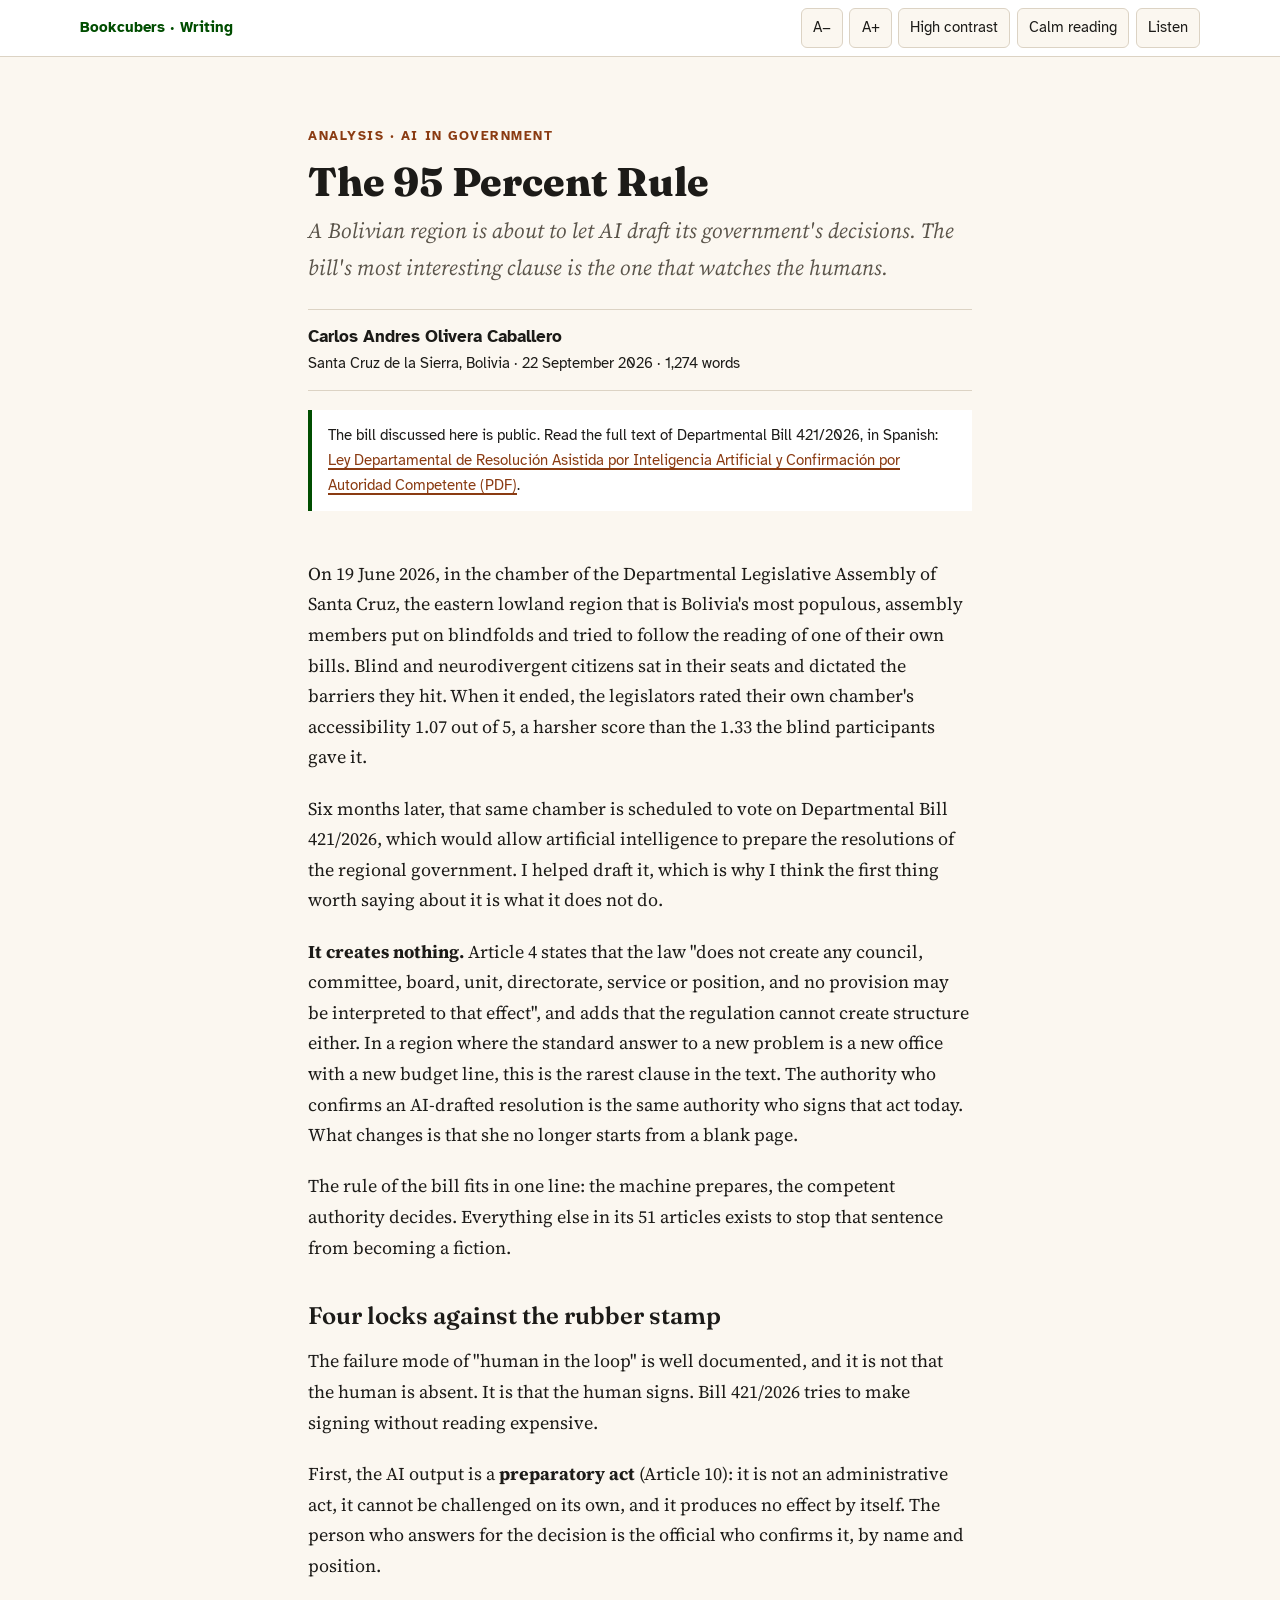
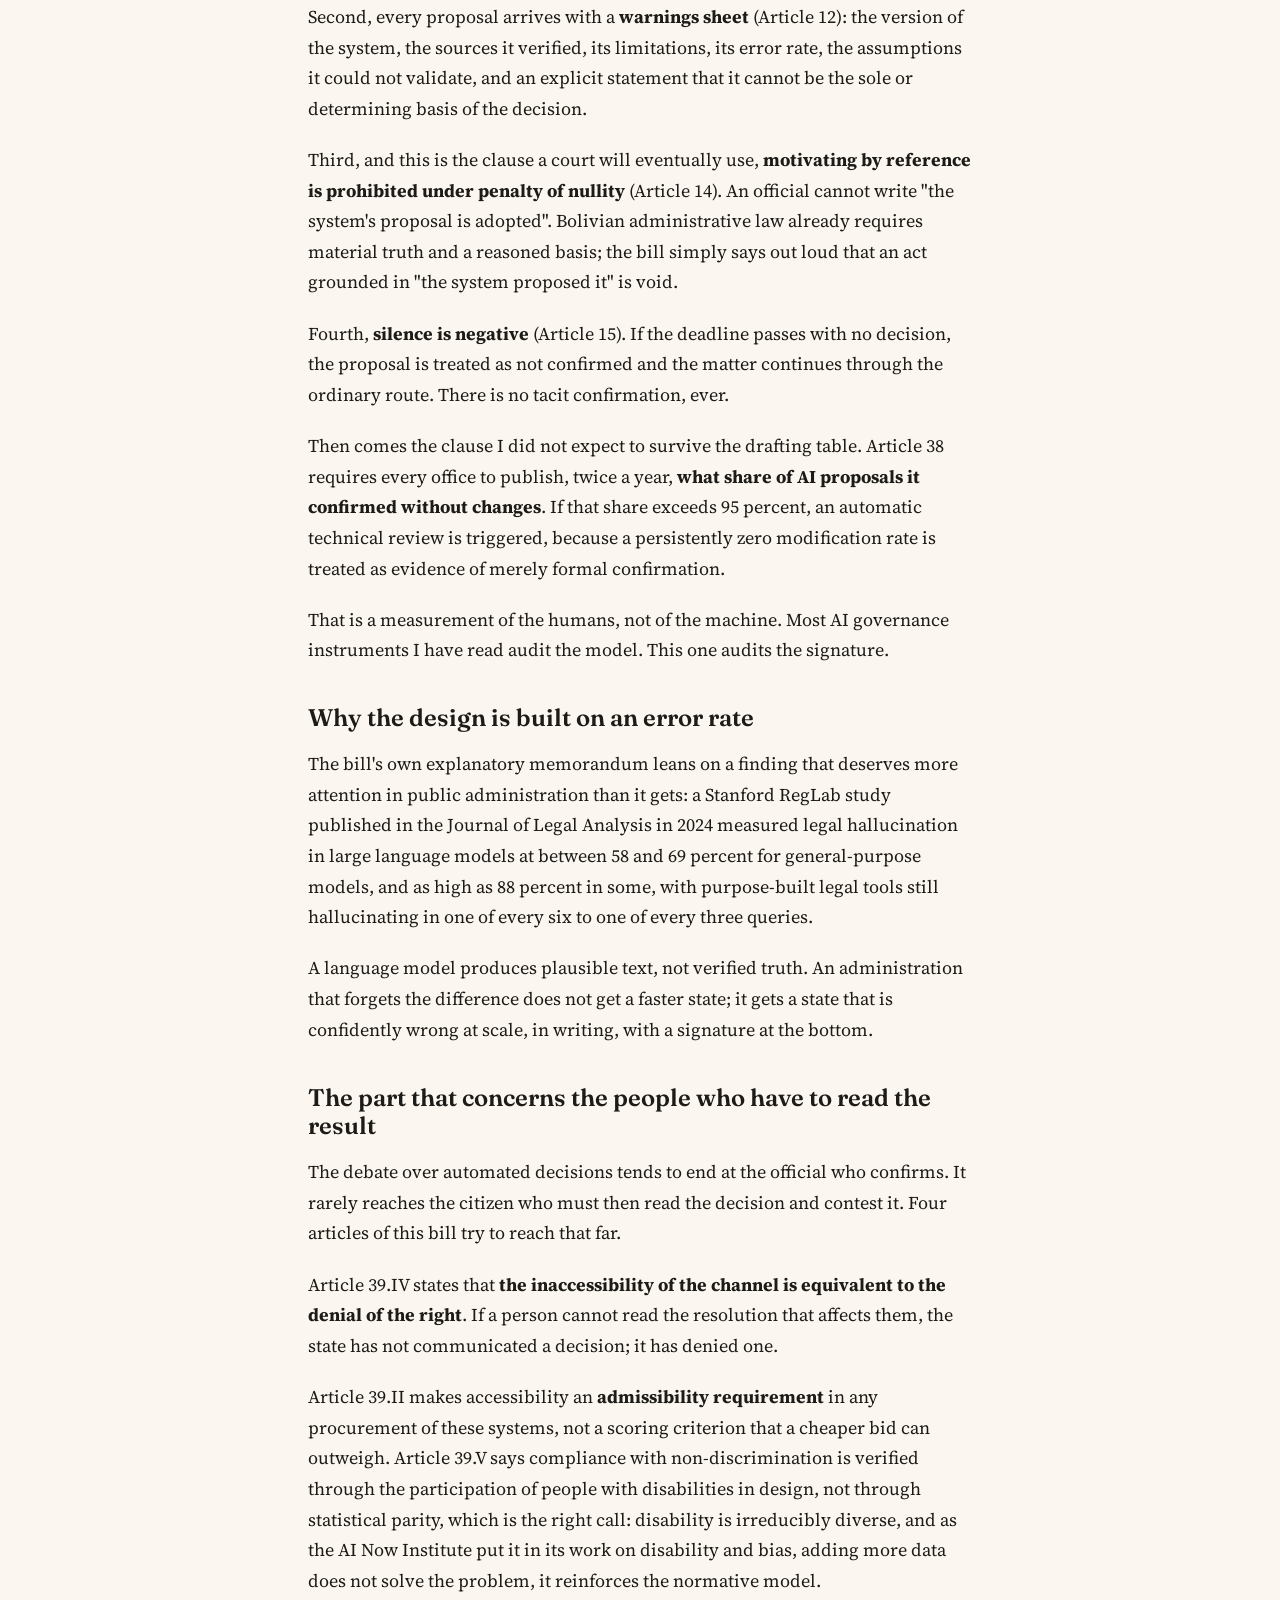
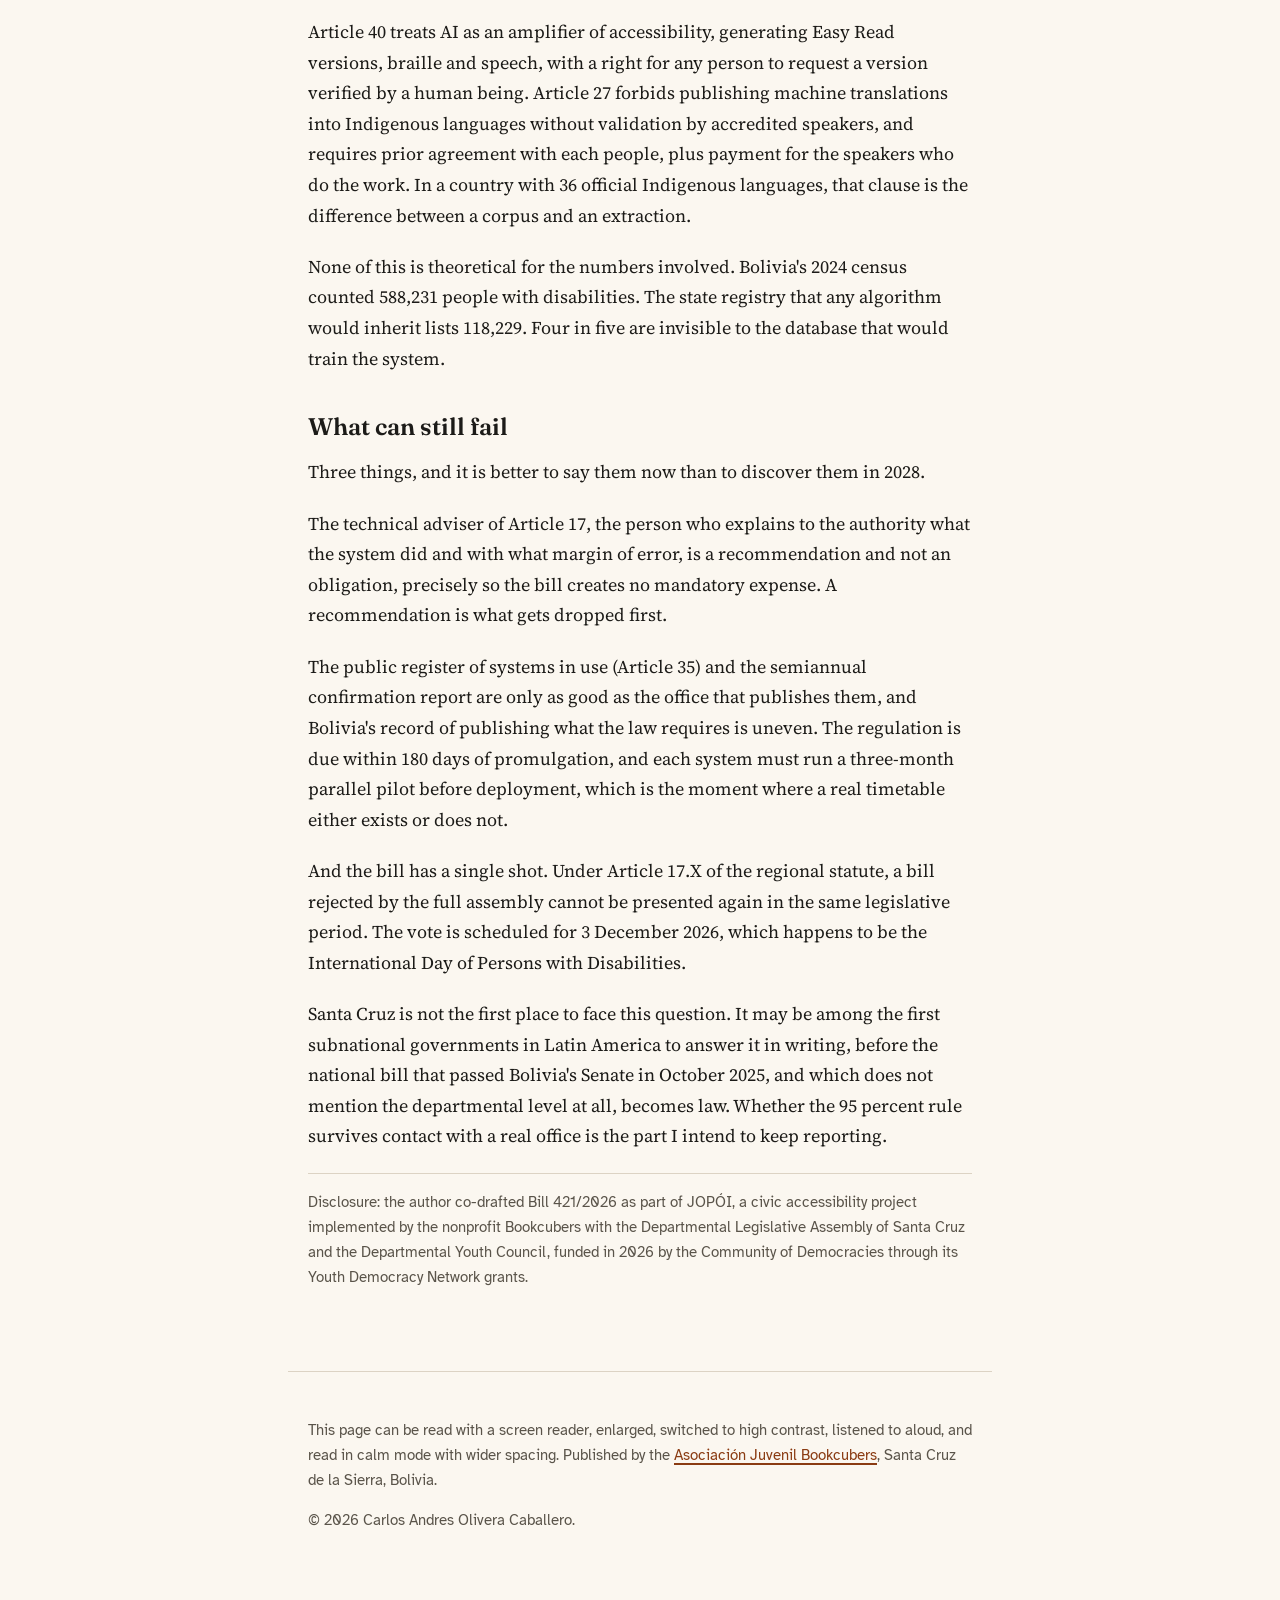
<file: public/escritos/the-95-percent-rule/index.html>
<!DOCTYPE html>
<html lang="en">
<head>
<meta charset="UTF-8">
<meta name="viewport" content="width=device-width, initial-scale=1.0">
<title>The 95 Percent Rule · Carlos Andres Olivera Caballero</title>
<meta name="author" content="Carlos Andres Olivera Caballero">
<meta name="description" content="A Bolivian region is about to let AI draft its government&#x27;s decisions. The bill&#x27;s most interesting clause is the one that watches the humans. An analysis of Departmental Bill 421/2026 of Santa Cruz, Bolivia, by Carlos Andres Olivera Caballero.">
<meta property="og:title" content="The 95 Percent Rule">
<meta property="og:description" content="A Bolivian region is about to let AI draft its government&#x27;s decisions. The bill&#x27;s most interesting clause is the one that watches the humans.">
<meta property="og:type" content="article">
<meta property="article:author" content="Carlos Andres Olivera Caballero">
<link rel="stylesheet" href="https://fonts.googleapis.com/css2?family=Atkinson+Hyperlegible:ital,wght@0,400;0,700;1,400&family=Fraunces:opsz,wght@9..144,600;9..144,800&family=Source+Serif+4:ital,opsz,wght@0,8..60,400;0,8..60,600;1,8..60,400&display=swap">
<style>
  :root {
    --bg:#FBF7F0; --surface:#FFFFFF; --ink:#1C1B18; --ink-2:#5A544A; --line:#DCD3C4;
    --accent:#8A3B12; --green:#004d00; --scale:1; --lh:1.7; --ls:0; --font:"Source Serif 4", Georgia, serif;
    color-scheme: light;
  }
  @media (prefers-color-scheme: dark) {
    :root:not([data-theme="light"]):not([data-contrast="high"]) {
      --bg:#15140F; --surface:#1E1C17; --ink:#F1ECE2; --ink-2:#B9B1A3; --line:#3A362D; --accent:#F0A56B; --green:#7BD37B; color-scheme: dark;
    }
  }
  :root[data-contrast="high"] { --bg:#FFFFFF; --surface:#FFFFFF; --ink:#000000; --ink-2:#000000; --line:#000000; --accent:#6B2600; --green:#003300; }
  :root[data-calm="on"] { --lh:2; --ls:0.02em; --font:"Atkinson Hyperlegible", Verdana, sans-serif; }
  * { box-sizing:border-box; }
  html,body { margin:0; }
  body { background:var(--bg); color:var(--ink); font-family:var(--font); font-size:calc(1.125rem * var(--scale)); line-height:var(--lh); letter-spacing:var(--ls); }
  a { color:var(--accent); text-underline-offset:3px; text-decoration-thickness:2px; }
  :focus-visible { outline:3px solid var(--accent); outline-offset:3px; }
  .skip { position:absolute; left:1rem; top:-5rem; background:var(--ink); color:var(--bg); padding:.7rem 1rem; z-index:10; font-family:"Atkinson Hyperlegible",sans-serif; }
  .skip:focus { top:1rem; }
  .bar { position:sticky; top:0; z-index:5; background:var(--surface); border-bottom:1px solid var(--line); font-family:"Atkinson Hyperlegible",sans-serif; font-size:.95rem; }
  .bar .in { max-width:72rem; margin:0 auto; padding:.5rem 1rem; display:flex; flex-wrap:wrap; gap:.4rem; align-items:center; }
  .bar .brand { font-weight:700; margin-right:auto; color:var(--green); text-decoration:none; }
  .bar button { font:inherit; border:1px solid var(--line); background:var(--bg); color:var(--ink); padding:.35rem .7rem; border-radius:6px; cursor:pointer; min-height:2.5rem; }
  .bar button[aria-pressed="true"] { background:var(--ink); color:var(--bg); }
  header.hero { max-width:44rem; margin:0 auto; padding:3.5rem 1.25rem 1.5rem; }
  .kicker { font-family:"Atkinson Hyperlegible",sans-serif; text-transform:uppercase; letter-spacing:.12em; font-size:.8rem; color:var(--accent); font-weight:700; }
  h1 { font-family:"Fraunces",Georgia,serif; font-weight:800; font-size:calc(2.5rem * var(--scale)); line-height:1.08; margin:.6rem 0; }
  .sub { font-size:1.2em; color:var(--ink-2); font-style:italic; margin:0 0 1.4rem; }
  .byline { font-family:"Atkinson Hyperlegible",sans-serif; font-size:.95rem; border-top:1px solid var(--line); border-bottom:1px solid var(--line); padding:.8rem 0; }
  .byline strong { font-size:1.05rem; }
  .doc { font-family:"Atkinson Hyperlegible",sans-serif; font-size:.92rem; background:var(--surface); border-left:4px solid var(--green); padding:.8rem 1rem; margin:1.2rem 0 0; }
  main { max-width:44rem; margin:0 auto; padding:1.5rem 1.25rem 4rem; }
  main p { margin:0 0 1.15em; hyphens:auto; }
  h2 { font-family:"Fraunces",Georgia,serif; font-weight:600; font-size:calc(1.5rem * var(--scale)); line-height:1.2; margin:2.4rem 0 1rem; }
  .disclosure { font-family:"Atkinson Hyperlegible",sans-serif; font-size:.92rem; color:var(--ink-2); border-top:1px solid var(--line); padding-top:1rem; }
  footer { max-width:44rem; margin:0 auto; padding:2rem 1.25rem 4rem; border-top:1px solid var(--line); font-family:"Atkinson Hyperlegible",sans-serif; font-size:.92rem; color:var(--ink-2); }
  @media print { .bar, .skip { display:none; } }
</style>
</head>
<body>
<a class="skip" href="#article">Skip to the article</a>
<div class="bar" role="region" aria-label="Reading options">
  <div class="in">
    <a class="brand" href="https://bookcubers.org/">Bookcubers · Writing</a>
    <button type="button" id="less" aria-label="Decrease text size">A−</button>
    <button type="button" id="more" aria-label="Increase text size">A+</button>
    <button type="button" id="contrast" aria-pressed="false">High contrast</button>
    <button type="button" id="calm" aria-pressed="false">Calm reading</button>
    <button type="button" id="read" aria-pressed="false">Listen</button>
  </div>
</div>

<header class="hero">
  <p class="kicker">Analysis · AI in government</p>
  <h1>The 95 Percent Rule</h1>
  <p class="sub">A Bolivian region is about to let AI draft its government&#x27;s decisions. The bill&#x27;s most interesting clause is the one that watches the humans.</p>
  <p class="byline"><strong>Carlos Andres Olivera Caballero</strong><br>Santa Cruz de la Sierra, Bolivia · 22 September 2026 · 1,274 words</p>
  <p class="doc">The bill discussed here is public. Read the full text of Departmental Bill 421/2026, in Spanish: <a href="bill-421-2026-santa-cruz.pdf">Ley Departamental de Resolución Asistida por Inteligencia Artificial y Confirmación por Autoridad Competente (PDF)</a>.</p>
</header>

<main id="article">
<article>
<p>On 19 June 2026, in the chamber of the Departmental Legislative Assembly of Santa Cruz, the eastern lowland region that is Bolivia's most populous, assembly members put on blindfolds and tried to follow the reading of one of their own bills. Blind and neurodivergent citizens sat in their seats and dictated the barriers they hit. When it ended, the legislators rated their own chamber's accessibility 1.07 out of 5, a harsher score than the 1.33 the blind participants gave it.</p>
<p>Six months later, that same chamber is scheduled to vote on Departmental Bill 421/2026, which would allow artificial intelligence to prepare the resolutions of the regional government. I helped draft it, which is why I think the first thing worth saying about it is what it does not do.</p>
<p><strong>It creates nothing.</strong> Article 4 states that the law "does not create any council, committee, board, unit, directorate, service or position, and no provision may be interpreted to that effect", and adds that the regulation cannot create structure either. In a region where the standard answer to a new problem is a new office with a new budget line, this is the rarest clause in the text. The authority who confirms an AI-drafted resolution is the same authority who signs that act today. What changes is that she no longer starts from a blank page.</p>
<p>The rule of the bill fits in one line: the machine prepares, the competent authority decides. Everything else in its 51 articles exists to stop that sentence from becoming a fiction.</p>
<h2>Four locks against the rubber stamp</h2>
<p>The failure mode of "human in the loop" is well documented, and it is not that the human is absent. It is that the human signs. Bill 421/2026 tries to make signing without reading expensive.</p>
<p>First, the AI output is a <strong>preparatory act</strong> (Article 10): it is not an administrative act, it cannot be challenged on its own, and it produces no effect by itself. The person who answers for the decision is the official who confirms it, by name and position.</p>
<p>Second, every proposal arrives with a <strong>warnings sheet</strong> (Article 12): the version of the system, the sources it verified, its limitations, its error rate, the assumptions it could not validate, and an explicit statement that it cannot be the sole or determining basis of the decision.</p>
<p>Third, and this is the clause a court will eventually use, <strong>motivating by reference is prohibited under penalty of nullity</strong> (Article 14). An official cannot write "the system's proposal is adopted". Bolivian administrative law already requires material truth and a reasoned basis; the bill simply says out loud that an act grounded in "the system proposed it" is void.</p>
<p>Fourth, <strong>silence is negative</strong> (Article 15). If the deadline passes with no decision, the proposal is treated as not confirmed and the matter continues through the ordinary route. There is no tacit confirmation, ever.</p>
<p>Then comes the clause I did not expect to survive the drafting table. Article 38 requires every office to publish, twice a year, <strong>what share of AI proposals it confirmed without changes</strong>. If that share exceeds 95 percent, an automatic technical review is triggered, because a persistently zero modification rate is treated as evidence of merely formal confirmation.</p>
<p>That is a measurement of the humans, not of the machine. Most AI governance instruments I have read audit the model. This one audits the signature.</p>
<h2>Why the design is built on an error rate</h2>
<p>The bill's own explanatory memorandum leans on a finding that deserves more attention in public administration than it gets: a Stanford RegLab study published in the Journal of Legal Analysis in 2024 measured legal hallucination in large language models at between 58 and 69 percent for general-purpose models, and as high as 88 percent in some, with purpose-built legal tools still hallucinating in one of every six to one of every three queries.</p>
<p>A language model produces plausible text, not verified truth. An administration that forgets the difference does not get a faster state; it gets a state that is confidently wrong at scale, in writing, with a signature at the bottom.</p>
<h2>The part that concerns the people who have to read the result</h2>
<p>The debate over automated decisions tends to end at the official who confirms. It rarely reaches the citizen who must then read the decision and contest it. Four articles of this bill try to reach that far.</p>
<p>Article 39.IV states that <strong>the inaccessibility of the channel is equivalent to the denial of the right</strong>. If a person cannot read the resolution that affects them, the state has not communicated a decision; it has denied one.</p>
<p>Article 39.II makes accessibility an <strong>admissibility requirement</strong> in any procurement of these systems, not a scoring criterion that a cheaper bid can outweigh. Article 39.V says compliance with non-discrimination is verified through the participation of people with disabilities in design, not through statistical parity, which is the right call: disability is irreducibly diverse, and as the AI Now Institute put it in its work on disability and bias, adding more data does not solve the problem, it reinforces the normative model.</p>
<p>Article 40 treats AI as an amplifier of accessibility, generating Easy Read versions, braille and speech, with a right for any person to request a version verified by a human being. Article 27 forbids publishing machine translations into Indigenous languages without validation by accredited speakers, and requires prior agreement with each people, plus payment for the speakers who do the work. In a country with 36 official Indigenous languages, that clause is the difference between a corpus and an extraction.</p>
<p>None of this is theoretical for the numbers involved. Bolivia's 2024 census counted 588,231 people with disabilities. The state registry that any algorithm would inherit lists 118,229. Four in five are invisible to the database that would train the system.</p>
<h2>What can still fail</h2>
<p>Three things, and it is better to say them now than to discover them in 2028.</p>
<p>The technical adviser of Article 17, the person who explains to the authority what the system did and with what margin of error, is a recommendation and not an obligation, precisely so the bill creates no mandatory expense. A recommendation is what gets dropped first.</p>
<p>The public register of systems in use (Article 35) and the semiannual confirmation report are only as good as the office that publishes them, and Bolivia's record of publishing what the law requires is uneven. The regulation is due within 180 days of promulgation, and each system must run a three-month parallel pilot before deployment, which is the moment where a real timetable either exists or does not.</p>
<p>And the bill has a single shot. Under Article 17.X of the regional statute, a bill rejected by the full assembly cannot be presented again in the same legislative period. The vote is scheduled for 3 December 2026, which happens to be the International Day of Persons with Disabilities.</p>
<p>Santa Cruz is not the first place to face this question. It may be among the first subnational governments in Latin America to answer it in writing, before the national bill that passed Bolivia's Senate in October 2025, and which does not mention the departmental level at all, becomes law. Whether the 95 percent rule survives contact with a real office is the part I intend to keep reporting.</p>
<p class="disclosure">Disclosure: the author co-drafted Bill 421/2026 as part of JOPÓI, a civic accessibility project implemented by the nonprofit Bookcubers with the Departmental Legislative Assembly of Santa Cruz and the Departmental Youth Council, funded in 2026 by the Community of Democracies through its Youth Democracy Network grants.</p>
</article>
</main>

<footer>
  <p>This page can be read with a screen reader, enlarged, switched to high contrast, listened to aloud, and read in calm mode with wider spacing. Published by the <a href="https://bookcubers.org/">Asociación Juvenil Bookcubers</a>, Santa Cruz de la Sierra, Bolivia.</p>
  <p>© 2026 Carlos Andres Olivera Caballero.</p>
</footer>

<script>
(function() {
  var root = document.documentElement, scale = 1;
  function setScale(v) { scale = Math.min(1.6, Math.max(0.85, v)); root.style.setProperty('--scale', scale); }
  document.getElementById('more').onclick = function() { setScale(scale + 0.1); };
  document.getElementById('less').onclick = function() { setScale(scale - 0.1); };
  function toggle(id, attr, on) {
    var b = document.getElementById(id);
    b.onclick = function() {
      var p = b.getAttribute('aria-pressed') !== 'true';
      b.setAttribute('aria-pressed', p);
      if (p) root.setAttribute(attr, on); else root.removeAttribute(attr);
    };
  }
  toggle('contrast', 'data-contrast', 'high');
  toggle('calm', 'data-calm', 'on');
  var read = document.getElementById('read');
  if (!('speechSynthesis' in window)) { read.hidden = true; return; }
  read.onclick = function() {
    var s = window.speechSynthesis;
    if (read.getAttribute('aria-pressed') === 'true') { s.cancel(); read.setAttribute('aria-pressed','false'); read.textContent = 'Listen'; return; }
    var chunks = [];
    document.querySelectorAll('#article h2, #article p').forEach(function(n) { var t = n.textContent.trim(); if (t) chunks.push(t); });
    chunks.forEach(function(t, i) {
      var u = new SpeechSynthesisUtterance(t); u.lang = 'en-US'; u.rate = 0.95;
      if (i === chunks.length - 1) u.onend = function() { read.setAttribute('aria-pressed','false'); read.textContent = 'Listen'; };
      s.speak(u);
    });
    read.setAttribute('aria-pressed','true'); read.textContent = 'Stop';
  };
})();
</script>
</body>
</html>
</file>
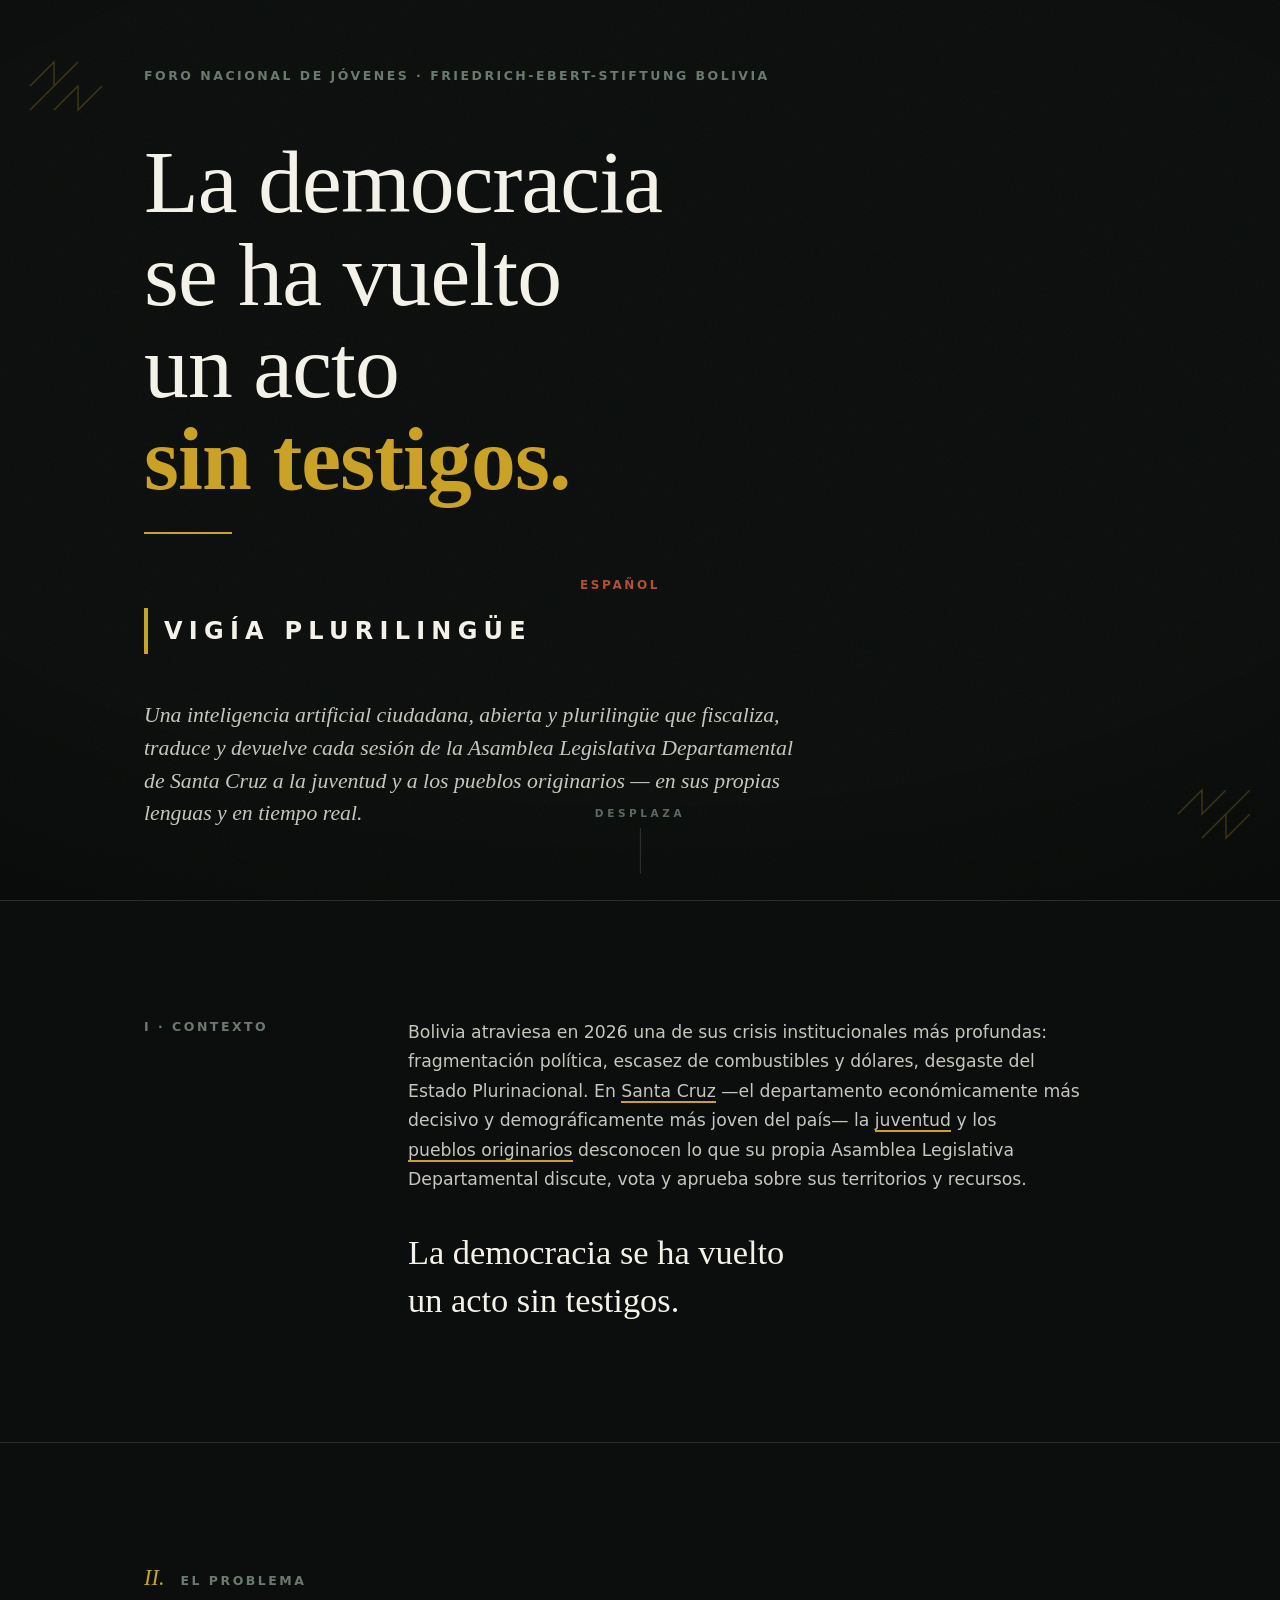
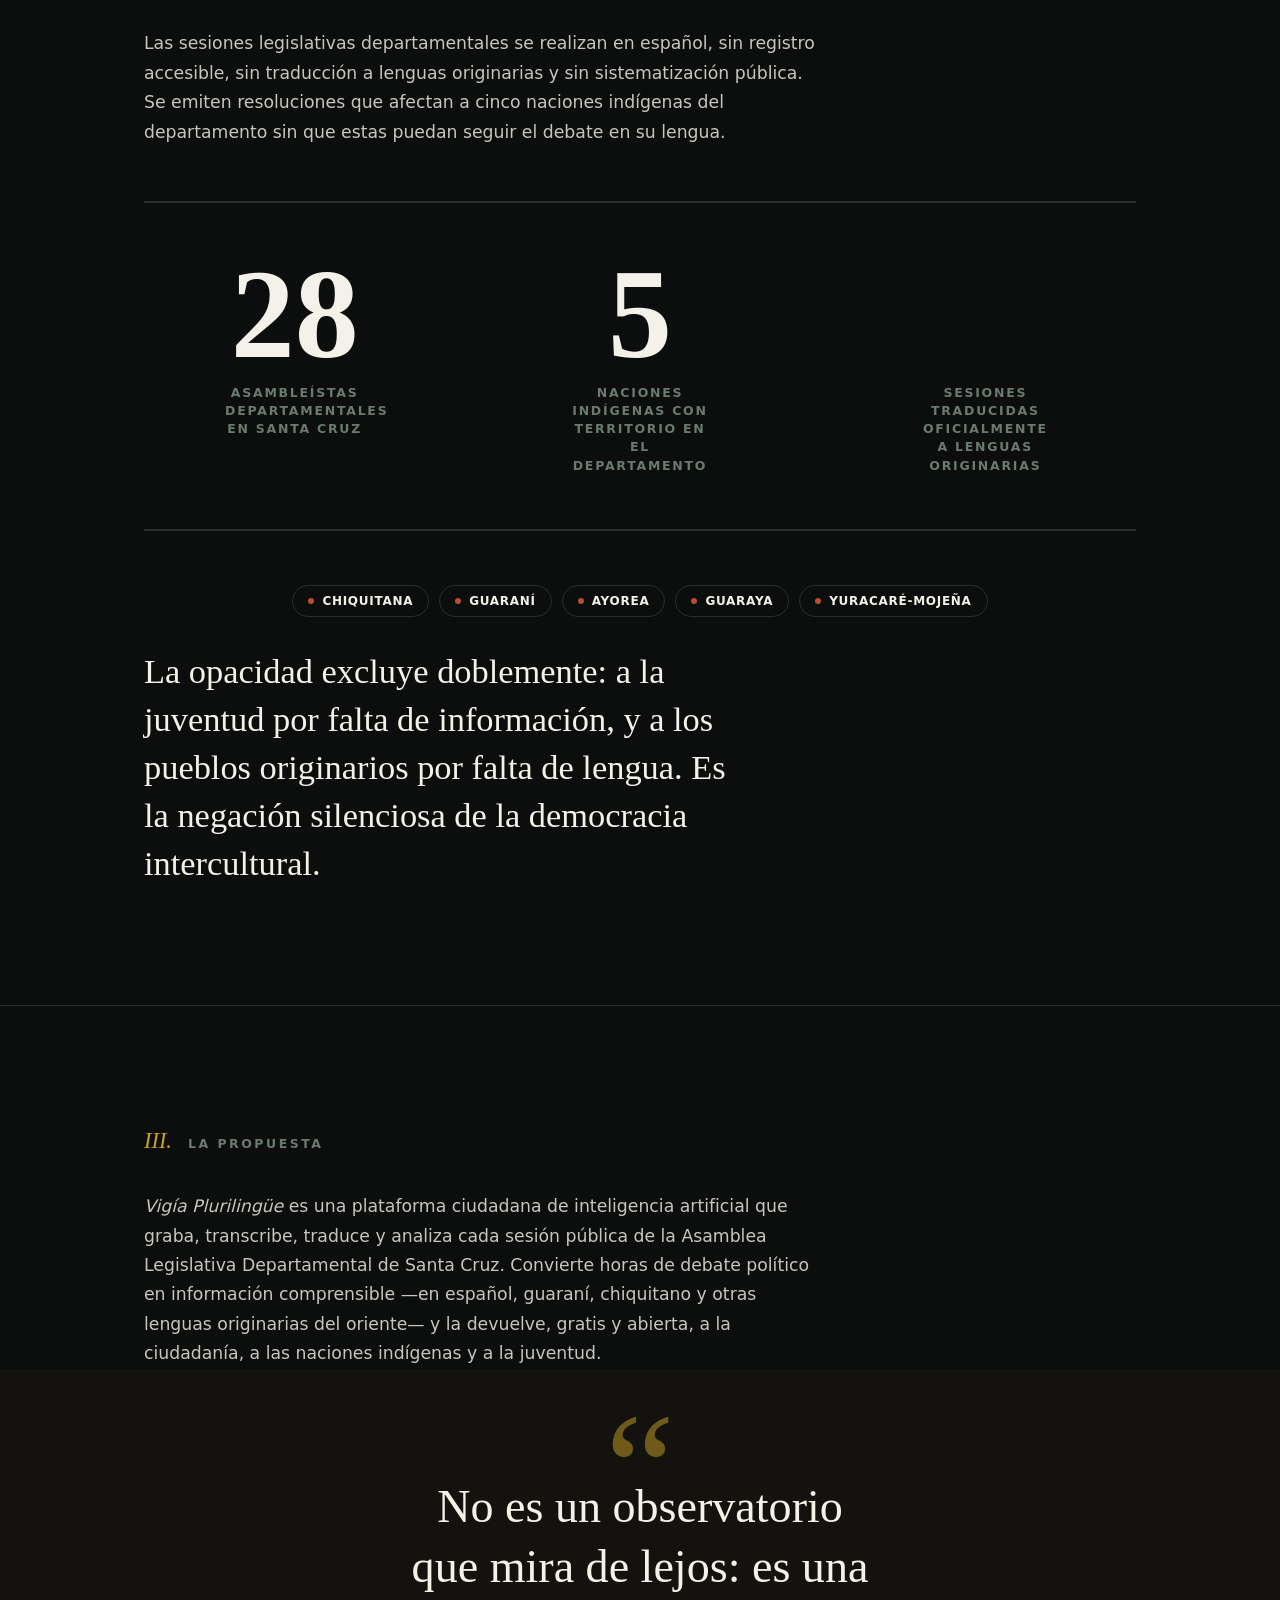
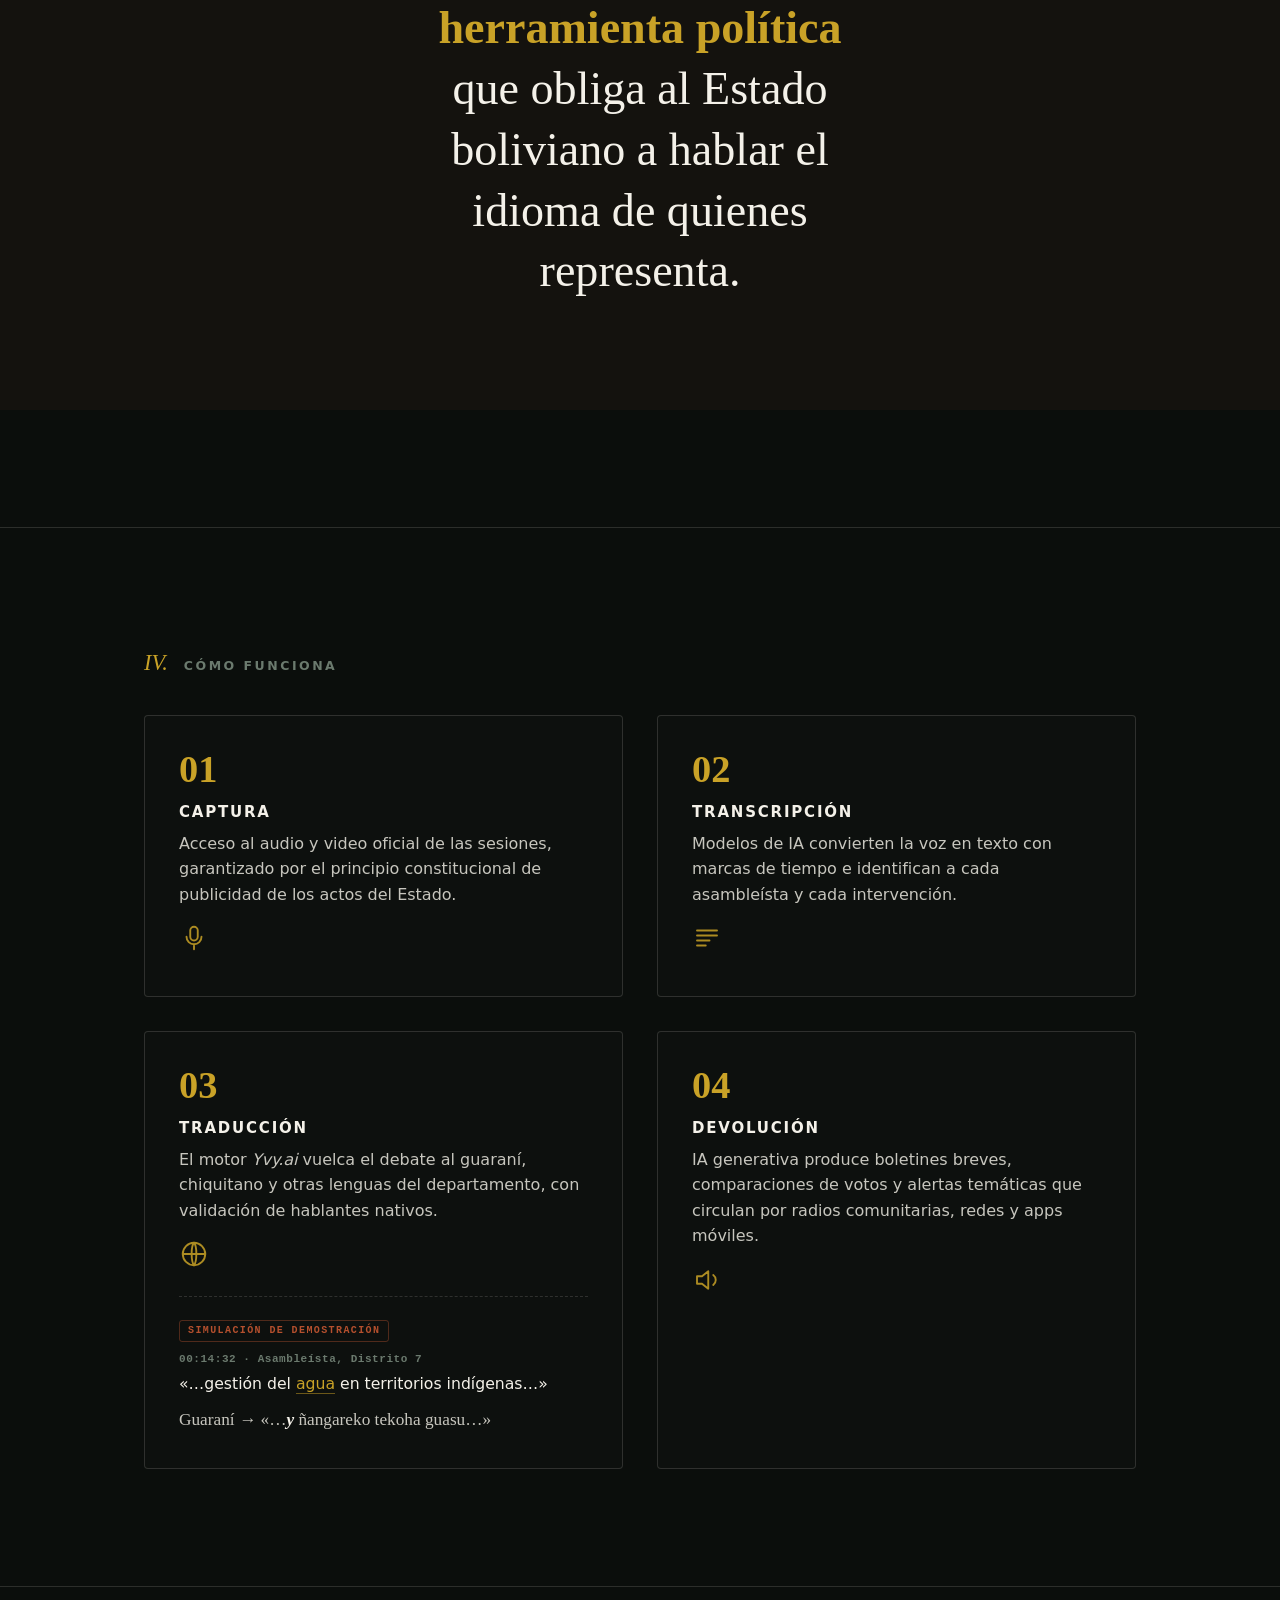
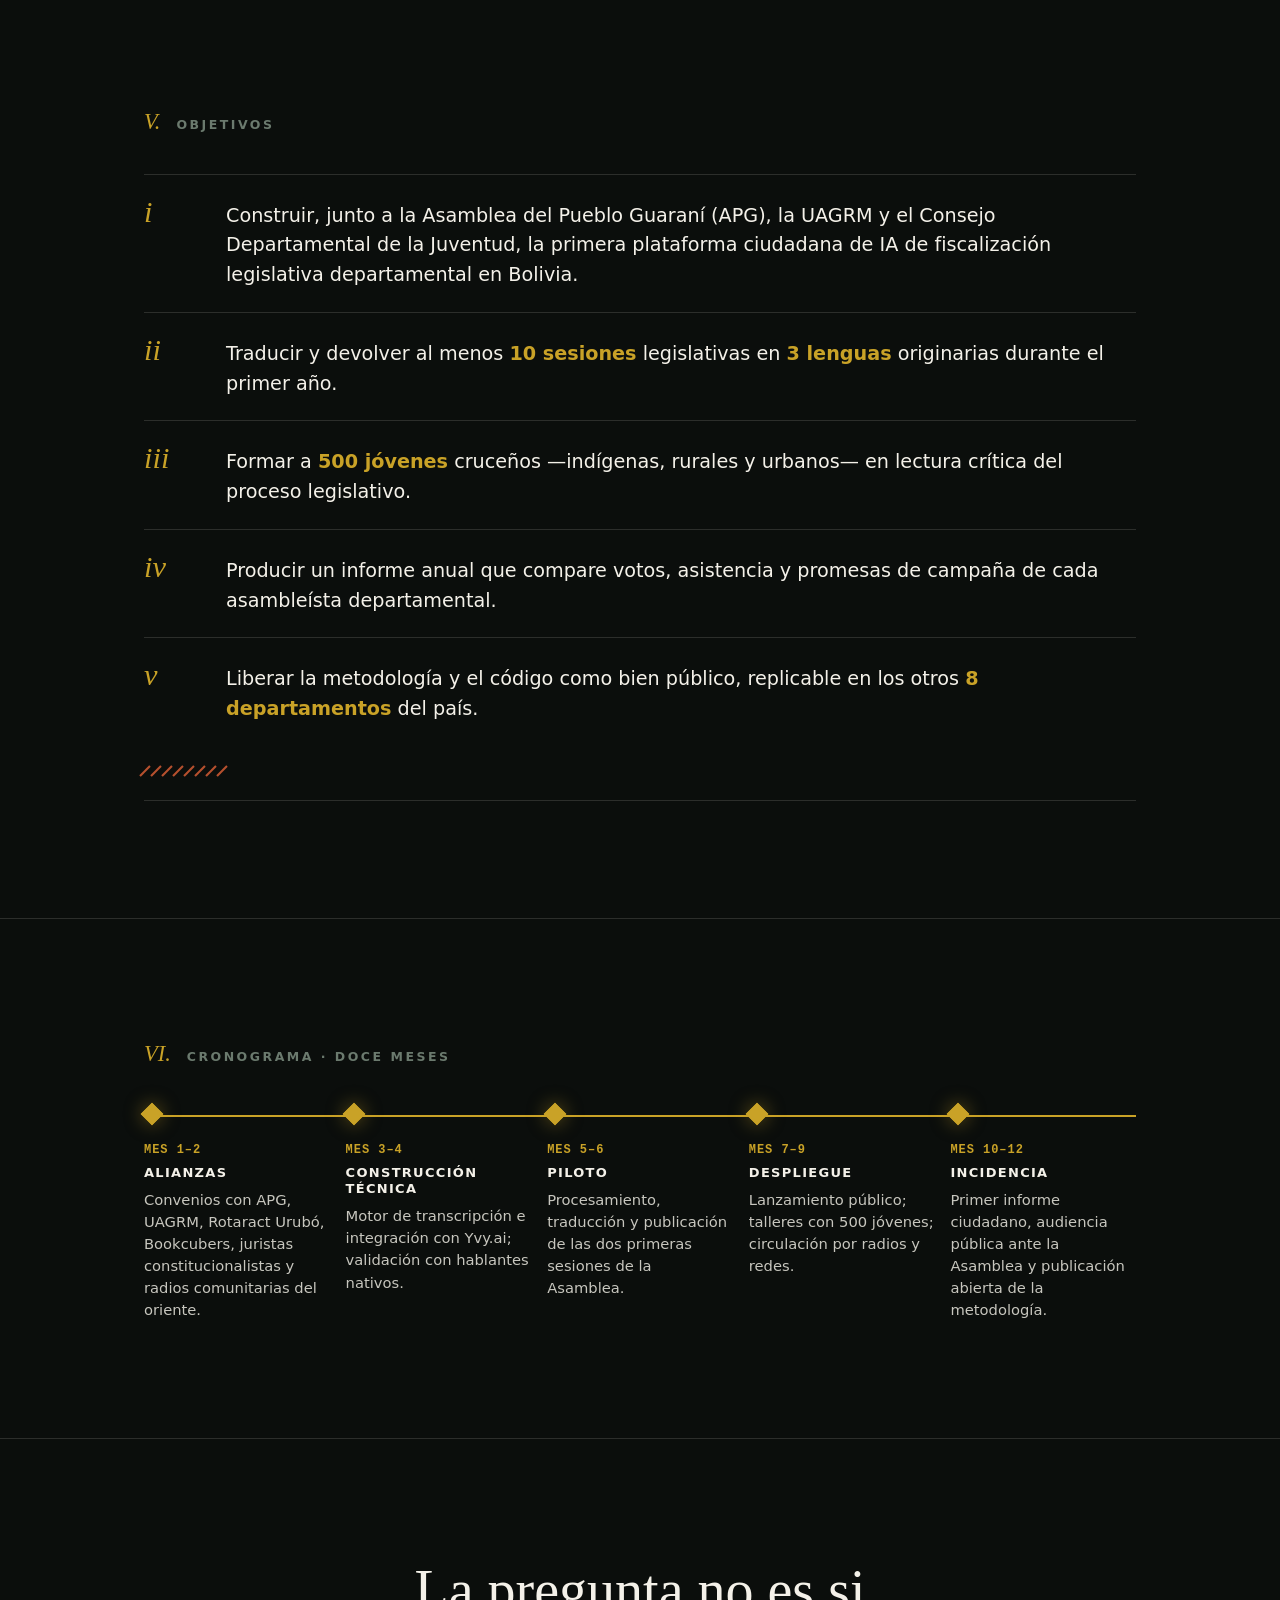
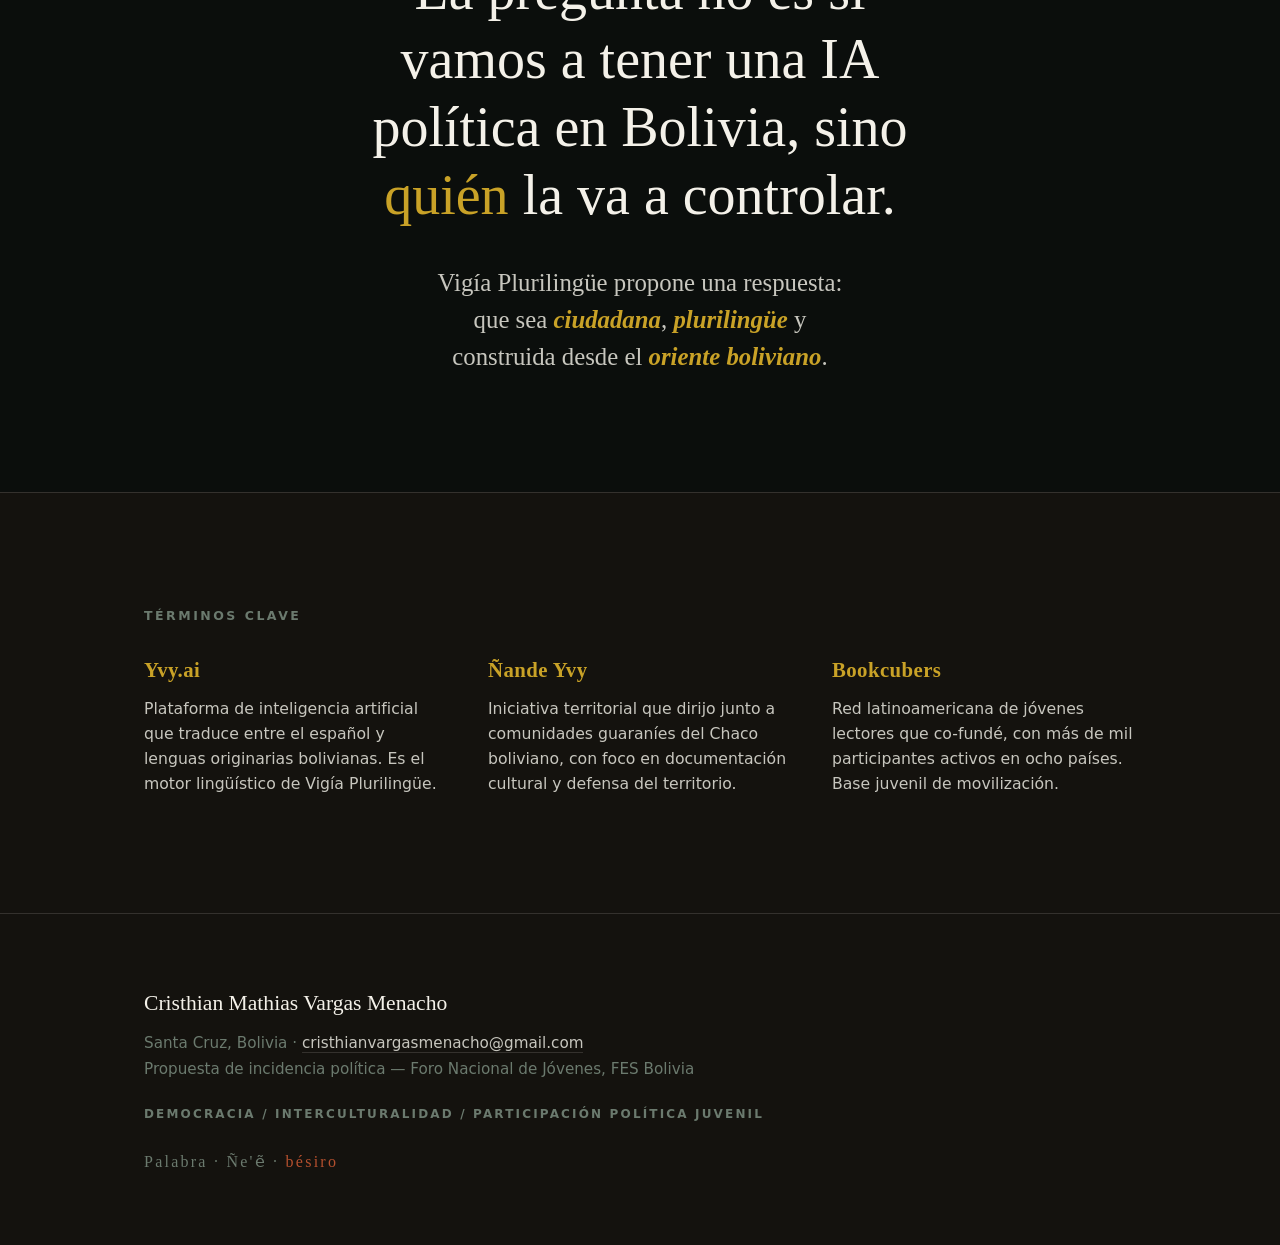
<file: vigia-plurilingue/presentacion.html>
<!DOCTYPE html>
<html lang="es">
<head>
<meta charset="utf-8">
<meta name="viewport" content="width=device-width, initial-scale=1">
<title>Vigía Plurilingüe · Fiscalización ciudadana con IA</title>
<style>
/* ============================================================
   VIGÍA PLURILINGÜE — página autocontenida (offline)
   Todo el CSS y JS en línea. Cero dependencias de red.
   ============================================================ */
:root{
  --bg:#0B0E0C; --bg2:#14120E; --ink:#F4F1E9; --gold:#C9A227;
  --terra:#B5502E; --muted:#6B7A6E; --dim:#C7C6BE; --line:rgba(244,241,233,.14);
  --serif:Georgia,'Times New Roman','Nimbus Roman',serif;
  --sans:system-ui,-apple-system,'Segoe UI',Roboto,Helvetica,Arial,sans-serif;
  --mono:ui-monospace,'Cascadia Mono','Consolas','SF Mono',monospace;
}
*{box-sizing:border-box;margin:0;padding:0}
html{scroll-behavior:smooth}
body{
  background:var(--bg);color:var(--ink);font-family:var(--sans);
  font-size:18px;line-height:1.6;-webkit-font-smoothing:antialiased;
  overflow-x:hidden;
}
/* grano + viñeta global muy sutiles */
body::before{
  content:"";position:fixed;inset:0;z-index:0;pointer-events:none;opacity:.04;
  background-image:url("data:image/svg+xml,%3Csvg xmlns='http://www.w3.org/2000/svg'%3E%3Cfilter id='n'%3E%3CfeTurbulence type='fractalNoise' baseFrequency='0.85' numOctaves='2' stitchTiles='stitch'/%3E%3C/filter%3E%3Crect width='100%25' height='100%25' filter='url(%23n)'/%3E%3C/svg%3E");
}
body::after{
  content:"";position:fixed;inset:0;z-index:0;pointer-events:none;
  background:radial-gradient(120% 90% at 50% 40%,transparent 55%,rgba(0,0,0,.55) 100%);
}
.wrap{position:relative;z-index:1;max-width:1120px;margin:0 auto;padding:0 clamp(22px,5vw,64px)}
section,header,footer{position:relative;z-index:1}

.kicker{font:600 12.5px/1 var(--sans);letter-spacing:.2em;text-transform:uppercase;color:var(--muted)}
.serif{font-family:var(--serif)}
.gold{color:var(--gold)} .terra{color:var(--terra)}
em{font-style:italic}

/* ---------- reveals (solo con JS; contenido visible sin JS) ---------- */
.js .reveal{opacity:0;transform:translateY(26px);transition:opacity .85s ease, transform .85s cubic-bezier(.16,1,.3,1)}
.reveal.in{opacity:1;transform:none}
.js .reveal[data-d="1"]{transition-delay:.12s}
.js .reveal[data-d="2"]{transition-delay:.24s}
.js .reveal[data-d="3"]{transition-delay:.36s}
.js .reveal[data-d="4"]{transition-delay:.48s}

/* subrayado oro que se dibuja */
.mark{position:relative;white-space:nowrap}
.mark::after{content:"";position:absolute;left:0;bottom:-2px;height:2px;width:0;background:var(--gold);transition:width .7s cubic-bezier(.16,1,.3,1) .25s}
.in .mark::after,.reveal.in.mark::after{width:100%}

/* ============================ HERO ============================ */
.hero{min-height:100svh;display:flex;flex-direction:column;justify-content:center;
  padding:clamp(28px,7vh,90px) 0;overflow:hidden}
.hero .wrap{width:100%}
.corner{position:absolute;width:120px;height:120px;opacity:.5}
.corner path{fill:none;stroke:var(--gold);stroke-width:1.4;opacity:.55;
  stroke-dasharray:600;stroke-dashoffset:600}
.anim .hero .corner path{animation:draw 2.6s ease forwards .3s}
@keyframes draw{to{stroke-dashoffset:0}}
.corner.tl{top:26px;left:26px}
.corner.br{bottom:26px;right:26px;transform:rotate(180deg)}

.membrete{margin-bottom:clamp(26px,6vh,60px)}
.manifesto{font-family:var(--serif);font-weight:400;color:var(--ink);
  font-size:clamp(2.6rem,7vw,5.7rem);line-height:1.03;letter-spacing:-.01em;margin:0}
.manifesto .mline{display:block}
.manifesto .last{color:var(--gold);font-weight:700}
.anim .hero .mline{opacity:0;animation:lineIn .95s cubic-bezier(.16,1,.3,1) forwards}
.anim .hero .mline:nth-child(1){animation-delay:.35s}
.anim .hero .mline:nth-child(2){animation-delay:.72s}
.anim .hero .mline:nth-child(3){animation-delay:1.05s}
.anim .hero .mline:nth-child(4){animation-delay:1.4s}
@keyframes lineIn{
  from{opacity:0;filter:blur(12px);clip-path:inset(0 0 100% 0)}
  to{opacity:1;filter:blur(0);clip-path:inset(0 0 -6% 0)}
}
.hairline{height:2px;width:88px;background:var(--gold);margin:26px 0 0;transform-origin:left;
  transform:scaleX(1)}
.anim .hero .hairline{transform:scaleX(0);animation:grow .6s ease forwards 1.95s}
@keyframes grow{from{transform:scaleX(0)}to{transform:scaleX(1)}}

.lockup{margin-top:clamp(30px,5vh,52px);display:flex;flex-wrap:wrap;align-items:flex-end;
  gap:clamp(18px,4vw,48px)}
.wordmark{display:flex;align-items:center;gap:16px}
.wordmark .bar{width:4px;height:46px;background:var(--gold)}
.wordmark h1{font-family:var(--sans);font-weight:600;font-size:clamp(1.05rem,2vw,1.5rem);
  letter-spacing:.26em;text-transform:uppercase;color:var(--ink)}

/* specimen plurilingüe (morphing) */
.specimen{display:flex;flex-direction:column;gap:4px;min-width:230px}
.specimen .lang{font:600 12px/1 var(--sans);letter-spacing:.22em;text-transform:uppercase;color:var(--terra)}
.morph{font-family:var(--serif);font-size:clamp(2rem,4.6vw,3.4rem);line-height:1;height:1.1em;
  color:var(--ink);white-space:nowrap}
.morph .ltr{display:inline-block;opacity:0;transform:translateY(.32em) rotateX(62deg);
  transition:opacity .5s ease, transform .5s cubic-bezier(.16,1,.3,1)}
.morph .ltr.on{opacity:1;transform:none}
.morph .ltr.out{opacity:0;transform:translateY(-.32em) rotateX(-62deg)}
.specimen.static .morph{opacity:1}
.anim .hero .lockup{opacity:0;animation:fadeUp .9s ease forwards 2.25s}
.anim .hero .subhero{opacity:0;animation:fadeUp .9s ease forwards 2.5s}
@keyframes fadeUp{from{opacity:0;transform:translateY(24px)}to{opacity:1;transform:none}}

.subhero{font-family:var(--serif);font-style:italic;color:var(--dim);
  font-size:clamp(1.05rem,1.7vw,1.4rem);line-height:1.5;max-width:60ch;margin-top:clamp(28px,5vh,46px)}

.scroller{position:absolute;left:50%;bottom:26px;transform:translateX(-50%);
  display:flex;flex-direction:column;align-items:center;gap:10px;opacity:.85}
.scroller span{font:600 10.5px/1 var(--sans);letter-spacing:.34em;text-transform:uppercase;color:var(--muted)}
.scroller .track{width:1px;height:46px;background:rgba(244,241,233,.2);position:relative;overflow:hidden}
.scroller .dot{position:absolute;left:-1.5px;top:-8px;width:4px;height:8px;background:var(--gold);border-radius:2px}
.js .scroller .dot{animation:fall 1.8s ease-in-out infinite}
@keyframes fall{0%{top:-8px;opacity:0}20%{opacity:1}80%{opacity:1}100%{top:46px;opacity:0}}

/* ============================ SECCIONES ============================ */
.sec{padding:clamp(78px,13vh,150px) 0;border-top:1px solid var(--line)}
.sec-head{display:flex;gap:16px;align-items:baseline;margin-bottom:34px}
.sec-num{font-family:var(--serif);font-style:italic;color:var(--gold);font-size:1.4rem}
.lead{font-family:var(--serif);font-size:clamp(1.4rem,2.9vw,2.15rem);line-height:1.4;
  max-width:24ch;color:var(--ink)}
.body{font-size:clamp(1.02rem,1.35vw,1.18rem);line-height:1.7;color:var(--dim);max-width:62ch}
.body+.body{margin-top:18px}
.grid2{display:grid;grid-template-columns:200px 1fr;gap:clamp(24px,5vw,70px);align-items:start}
.side-label{font:600 12.5px/1.5 var(--sans);letter-spacing:.2em;text-transform:uppercase;color:var(--muted);
  position:sticky;top:34px}
.anchor{color:var(--ink);font-family:var(--serif);font-style:italic}

/* ---- Números 28 / 5 / 0 ---- */
.stats{display:grid;grid-template-columns:repeat(3,1fr);gap:clamp(20px,4vw,44px);
  border-top:2px solid var(--line);border-bottom:2px solid var(--line);
  padding:clamp(34px,6vh,60px) 0;margin:clamp(30px,6vh,56px) 0}
.stat{text-align:center}
.stat .fig{font-family:var(--serif);font-weight:700;font-size:clamp(4rem,10vw,8.5rem);
  line-height:.9;color:var(--ink);display:block}
.stat .lab{display:block;margin-top:12px;font:600 12.5px/1.45 var(--sans);
  letter-spacing:.14em;text-transform:uppercase;color:var(--muted);max-width:16ch;margin-inline:auto}
.stat-zero .fig{color:var(--terra)}
.js .stat-zero .fig{opacity:0;transform:scale(1.18)}
.stat-zero.show .fig{opacity:1;transform:scale(1);
  text-shadow:0 0 46px rgba(181,80,46,.55);
  transition:opacity .5s ease,transform .65s cubic-bezier(.16,1,.3,1),text-shadow .9s ease}
.pueblos{display:flex;flex-wrap:wrap;gap:10px;justify-content:center;margin:6px 0 30px}
.chip{font:600 12px/1 var(--sans);letter-spacing:.06em;text-transform:uppercase;
  color:var(--ink);border:1px solid var(--line);border-radius:999px;padding:9px 15px}
.chip .d{display:inline-block;width:6px;height:6px;background:var(--terra);border-radius:50%;
  margin-right:8px;transform:translateY(-1px)}

/* ---- pull quote ---- */
.quote-wrap{background:var(--bg2);margin:0 -100vw;padding:clamp(70px,12vh,130px) 100vw}
.quote{font-family:var(--serif);font-size:clamp(1.6rem,3.6vw,2.9rem);line-height:1.32;
  max-width:20ch;color:var(--ink);position:relative;margin:0 auto;text-align:center}
.quote::before{content:"\201C";position:absolute;top:-.55em;left:50%;transform:translateX(-50%);
  font-family:var(--serif);font-size:3.4em;color:var(--gold);opacity:.5;line-height:1}
.quote b{color:var(--gold);font-weight:700}

/* ---- 4 pasos ---- */
.steps{display:grid;grid-template-columns:repeat(2,1fr);gap:clamp(20px,3vw,34px)}
.step{border:1px solid var(--line);border-radius:4px;padding:clamp(24px,3vw,34px);background:rgba(255,255,255,.012)}
.step .n{font-family:var(--serif);font-weight:700;font-size:2.4rem;color:var(--gold);line-height:1}
.step h3{font:600 15px/1.2 var(--sans);letter-spacing:.12em;text-transform:uppercase;
  color:var(--ink);margin:14px 0 10px}
.step p{font-size:1rem;line-height:1.6;color:var(--dim)}
.step svg{width:30px;height:30px;stroke:var(--gold);fill:none;stroke-width:1.5;
  stroke-linecap:round;stroke-linejoin:round;margin-top:16px;opacity:.85}
/* demo traducción viva (paso 3) */
.demo{margin-top:18px;border-top:1px dashed var(--line);padding-top:16px}
.demo .badge{font:600 10px/1 var(--mono);letter-spacing:.14em;text-transform:uppercase;
  color:var(--terra);border:1px solid rgba(181,80,46,.4);border-radius:3px;padding:5px 8px;display:inline-block;margin-bottom:12px}
.demo .ts{font:600 11px/1 var(--mono);color:var(--muted);letter-spacing:.05em}
.demo .es{font-size:.98rem;color:var(--ink);margin:6px 0 10px}
.demo .es .w{color:var(--gold);border-bottom:1px solid rgba(201,162,39,.5)}
.demo .gn{font-family:var(--serif);font-size:1.08rem;color:var(--dim);opacity:0;transform:translateY(8px);
  transition:opacity .7s ease,transform .7s cubic-bezier(.16,1,.3,1)}
.demo.in .gn{opacity:1;transform:none}
.demo .gn b{color:var(--ink);font-style:italic}

/* ---- objetivos ---- */
.obj{display:grid;grid-template-columns:60px 1fr;gap:22px;align-items:baseline;
  padding:22px 0;border-bottom:1px solid var(--line)}
.obj:first-child{border-top:1px solid var(--line)}
.obj .r{font-family:var(--serif);font-style:italic;font-size:1.9rem;color:var(--gold);line-height:1}
.obj p{font-size:clamp(1.05rem,1.5vw,1.28rem);line-height:1.55;color:var(--ink)}
.obj p b{color:var(--gold);font-weight:600}
.deptos{display:flex;gap:9px;margin-top:18px}
.deptos i{width:14px;height:14px;transform:rotate(45deg);border:1.4px solid var(--terra);opacity:.28;
  transition:opacity .4s ease,background .4s ease}
.deptos.in i{opacity:1;background:rgba(181,80,46,.25)}
.deptos.in i:nth-child(1){transition-delay:.05s}.deptos.in i:nth-child(2){transition-delay:.12s}
.deptos.in i:nth-child(3){transition-delay:.19s}.deptos.in i:nth-child(4){transition-delay:.26s}
.deptos.in i:nth-child(5){transition-delay:.33s}.deptos.in i:nth-child(6){transition-delay:.4s}
.deptos.in i:nth-child(7){transition-delay:.47s}.deptos.in i:nth-child(8){transition-delay:.54s}

/* ---- cronograma ---- */
.timeline{position:relative;margin-top:20px}
.rail{position:absolute;left:0;right:0;top:9px;height:2px;background:var(--line)}
.rail .fill{position:absolute;inset:0;background:var(--gold);transform-origin:left;transform:scaleX(0);
  transition:transform 2.1s cubic-bezier(.4,0,.2,1)}
.timeline.in .rail .fill{transform:scaleX(1)}
.phases{display:grid;grid-template-columns:repeat(5,1fr);gap:16px;position:relative}
.phase .node{width:16px;height:16px;transform:rotate(45deg);border:1.6px solid var(--gold);
  background:var(--bg);margin-bottom:22px;opacity:.35;transition:opacity .4s,box-shadow .5s,background .4s}
.timeline.in .phase .node{opacity:1;background:var(--gold);box-shadow:0 0 18px rgba(201,162,39,.5)}
.timeline.in .phase:nth-child(1) .node{transition-delay:.15s}
.timeline.in .phase:nth-child(2) .node{transition-delay:.55s}
.timeline.in .phase:nth-child(3) .node{transition-delay:.95s}
.timeline.in .phase:nth-child(4) .node{transition-delay:1.35s}
.timeline.in .phase:nth-child(5) .node{transition-delay:1.75s}
.phase .m{font:600 12px/1 var(--mono);letter-spacing:.08em;color:var(--gold);text-transform:uppercase}
.phase h4{font:600 13px/1.25 var(--sans);letter-spacing:.1em;text-transform:uppercase;color:var(--ink);margin:9px 0 8px}
.phase p{font-size:.92rem;line-height:1.5;color:var(--dim)}

/* ---- por qué ahora ---- */
.closing{background:var(--bg);text-align:center;border-top:1px solid var(--line)}
.closing .q{font-family:var(--serif);font-size:clamp(1.9rem,4.6vw,3.5rem);line-height:1.22;
  max-width:20ch;margin:0 auto;color:var(--ink)}
.closing .a{font-family:var(--serif);font-size:clamp(1.15rem,2vw,1.55rem);line-height:1.5;
  max-width:34ch;margin:34px auto 0;color:var(--dim)}
.closing .a b{color:var(--gold);font-weight:600;font-style:italic}

/* ---- glosario + footer ---- */
.glos-wrap,.foot{background:var(--bg2)}
.glos{display:grid;grid-template-columns:repeat(3,1fr);gap:clamp(22px,4vw,40px)}
.term h5{font-family:var(--serif);color:var(--gold);font-size:1.3rem;letter-spacing:.02em;margin-bottom:10px}
.term p{font-size:.98rem;line-height:1.6;color:var(--dim)}
.foot{padding:clamp(48px,8vh,90px) 0;border-top:1px solid var(--line)}
.foot .name{font-family:var(--serif);font-size:1.35rem;color:var(--ink)}
.foot .meta{margin-top:10px;color:var(--muted);font-size:.95rem;line-height:1.7}
.foot a{color:var(--dim);text-decoration:none;border-bottom:1px solid var(--line)}
.foot a:hover{color:var(--gold)}
.foot .eje{margin-top:22px;font:600 12px/1.5 var(--sans);letter-spacing:.18em;text-transform:uppercase;color:var(--muted)}
.foot .sig{margin-top:26px;font-family:var(--serif);color:var(--muted);letter-spacing:.14em;font-size:1rem}
.foot .sig .terra{color:var(--terra)}

/* ---------- responsive ---------- */
@media(max-width:820px){
  .grid2{grid-template-columns:1fr}.side-label{position:static;margin-bottom:14px}
  .steps{grid-template-columns:1fr}
  .phases{grid-template-columns:1fr;gap:26px}.rail{display:none}
  .phase .node{margin-bottom:12px}
  .glos{grid-template-columns:1fr}
  .stat .fig{font-size:clamp(3.6rem,20vw,6rem)}
  .lockup{gap:26px}
}

/* ---------- reduced motion: todo visible, sin animación ---------- */
@media(prefers-reduced-motion:reduce){
  html{scroll-behavior:auto}
  *{animation:none!important;transition:none!important}
  .js .reveal,.js .hero .mline,.js .hero .lockup,.js .hero .subhero{opacity:1!important;transform:none!important}
  .js .hero .hairline{transform:scaleX(1)!important}
  .js .stat-zero .fig{opacity:1!important;transform:none!important}
  .rail .fill{transform:scaleX(1)!important}
  .timeline .phase .node{opacity:1!important;background:var(--gold)!important}
  .morph .ltr{opacity:1!important;transform:none!important}
  .demo .gn{opacity:1!important;transform:none!important}
  .deptos i{opacity:1!important}
  .scroller .dot{display:none}
}
</style>
</head>
<body>
<script>
(function(){
  var d=document.documentElement; d.classList.add('js');
  var rm=window.matchMedia&&window.matchMedia('(prefers-reduced-motion:reduce)').matches;
  /* 'anim' oculta y anima el hero SOLO mientras está activo; un temporizador lo retira
     para garantizar que el contenido quede visible aunque las animaciones no corran. */
  if(!rm){ d.classList.add('anim'); setTimeout(function(){ d.classList.remove('anim'); }, 5200); }
})();
</script>

<!-- =============================== HERO =============================== -->
<header class="hero" id="hero">
  <svg class="corner tl" viewBox="0 0 120 120" aria-hidden="true"><path d="M4 60 L28 36 L28 60 L52 36 M4 84 L40 48 M28 84 L52 60 L52 84 L76 60"/></svg>
  <svg class="corner br" viewBox="0 0 120 120" aria-hidden="true"><path d="M4 60 L28 36 L28 60 L52 36 M4 84 L40 48 M28 84 L52 60 L52 84 L76 60"/></svg>
  <div class="wrap">
    <div class="kicker membrete">Foro Nacional de Jóvenes · Friedrich-Ebert-Stiftung Bolivia</div>
    <p class="manifesto">
      <span class="mline">La democracia</span>
      <span class="mline">se ha vuelto</span>
      <span class="mline">un acto</span>
      <span class="mline"><span class="last">sin testigos.</span></span>
    </p>
    <div class="hairline"></div>

    <div class="lockup">
      <div class="wordmark"><span class="bar"></span><h1>Vigía Plurilingüe</h1></div>
      <div class="specimen" id="specimen">
        <div class="lang" id="mLang">ESPAÑOL</div>
        <div class="morph" id="mWord" aria-label="palabra"></div>
      </div>
    </div>

    <p class="subhero">Una inteligencia artificial ciudadana, abierta y plurilingüe que fiscaliza, traduce y devuelve cada sesión de la Asamblea Legislativa Departamental de Santa Cruz a la juventud y a los pueblos originarios — en sus propias lenguas y en tiempo real.</p>
  </div>
  <div class="scroller"><span>Desplaza</span><div class="track"><div class="dot"></div></div></div>
</header>

<!-- =============================== I. CONTEXTO =============================== -->
<section class="sec"><div class="wrap grid2">
  <div class="side-label reveal">I · Contexto</div>
  <div>
    <p class="body reveal" data-d="1">Bolivia atraviesa en 2026 una de sus crisis institucionales más profundas: fragmentación política, escasez de combustibles y dólares, desgaste del Estado Plurinacional. En <span class="mark">Santa Cruz</span> —el departamento económicamente más decisivo y demográficamente más joven del país— la <span class="mark">juventud</span> y los <span class="mark">pueblos originarios</span> desconocen lo que su propia Asamblea Legislativa Departamental discute, vota y aprueba sobre sus territorios y recursos.</p>
    <p class="lead reveal serif" data-d="2" style="margin-top:34px">La democracia se ha vuelto un acto sin testigos.</p>
  </div>
</div></section>

<!-- =============================== II. PROBLEMA + NÚMEROS =============================== -->
<section class="sec"><div class="wrap">
  <div class="sec-head reveal"><span class="sec-num">II.</span><span class="kicker">El problema</span></div>
  <p class="body reveal" data-d="1">Las sesiones legislativas departamentales se realizan en español, sin registro accesible, sin traducción a lenguas originarias y sin sistematización pública. Se emiten resoluciones que afectan a cinco naciones indígenas del departamento sin que estas puedan seguir el debate en su lengua.</p>

  <div class="stats" id="stats">
    <div class="stat"><span class="fig" id="n28">0</span><span class="lab">Asambleístas departamentales en Santa Cruz</span></div>
    <div class="stat"><span class="fig" id="n5">0</span><span class="lab">Naciones indígenas con territorio en el departamento</span></div>
    <div class="stat stat-zero" id="statZero"><span class="fig">0</span><span class="lab">Sesiones traducidas oficialmente a lenguas originarias</span></div>
  </div>

  <div class="pueblos reveal">
    <span class="chip"><span class="d"></span>Chiquitana</span>
    <span class="chip"><span class="d"></span>Guaraní</span>
    <span class="chip"><span class="d"></span>Ayorea</span>
    <span class="chip"><span class="d"></span>Guaraya</span>
    <span class="chip"><span class="d"></span>Yuracaré-mojeña</span>
  </div>

  <p class="lead reveal serif" data-d="1" style="max-width:34ch">La opacidad excluye doblemente: a la juventud por falta de información, y a los pueblos originarios por falta de lengua. Es la negación silenciosa de la democracia intercultural.</p>
</div></section>

<!-- =============================== III. PROPUESTA + QUOTE =============================== -->
<section class="sec"><div class="wrap">
  <div class="sec-head reveal"><span class="sec-num">III.</span><span class="kicker">La propuesta</span></div>
  <p class="body reveal" data-d="1"><em>Vigía Plurilingüe</em> es una plataforma ciudadana de inteligencia artificial que graba, transcribe, traduce y analiza cada sesión pública de la Asamblea Legislativa Departamental de Santa Cruz. Convierte horas de debate político en información comprensible —en español, guaraní, chiquitano y otras lenguas originarias del oriente— y la devuelve, gratis y abierta, a la ciudadanía, a las naciones indígenas y a la juventud.</p>
</div>
<div class="quote-wrap reveal"><p class="quote">No es un observatorio que mira de lejos: es una <b>herramienta política</b> que obliga al Estado boliviano a hablar el idioma de quienes representa.</p></div>
</section>

<!-- =============================== IV. CÓMO FUNCIONA =============================== -->
<section class="sec"><div class="wrap">
  <div class="sec-head reveal"><span class="sec-num">IV.</span><span class="kicker">Cómo funciona</span></div>
  <div class="steps">
    <div class="step reveal" data-d="1">
      <div class="n">01</div><h3>Captura</h3>
      <p>Acceso al audio y video oficial de las sesiones, garantizado por el principio constitucional de publicidad de los actos del Estado.</p>
      <svg viewBox="0 0 24 24"><rect x="9" y="3" width="6" height="11" rx="3"/><path d="M6 11a6 6 0 0 0 12 0M12 17v4"/></svg>
    </div>
    <div class="step reveal" data-d="2">
      <div class="n">02</div><h3>Transcripción</h3>
      <p>Modelos de IA convierten la voz en texto con marcas de tiempo e identifican a cada asambleísta y cada intervención.</p>
      <svg viewBox="0 0 24 24"><path d="M4 6h16M4 10h16M4 14h10M4 18h7"/></svg>
    </div>
    <div class="step reveal" data-d="3">
      <div class="n">03</div><h3>Traducción</h3>
      <p>El motor <em>Yvy.ai</em> vuelca el debate al guaraní, chiquitano y otras lenguas del departamento, con validación de hablantes nativos.</p>
      <svg viewBox="0 0 24 24"><circle cx="12" cy="12" r="9"/><path d="M3 12h18M12 3c2.5 2.5 2.5 15 0 18M12 3c-2.5 2.5-2.5 15 0 18"/></svg>
      <div class="demo" id="demo">
        <span class="badge">Simulación de demostración</span>
        <div class="ts">00:14:32 · Asambleísta, Distrito 7</div>
        <div class="es">«…gestión del <span class="w">agua</span> en territorios indígenas…»</div>
        <div class="gn">Guaraní → «…<b>y</b> ñangareko tekoha guasu…»</div>
      </div>
    </div>
    <div class="step reveal" data-d="4">
      <div class="n">04</div><h3>Devolución</h3>
      <p>IA generativa produce boletines breves, comparaciones de votos y alertas temáticas que circulan por radios comunitarias, redes y apps móviles.</p>
      <svg viewBox="0 0 24 24"><path d="M4 9v6h4l5 4V5L8 9H4zM17 8a5 5 0 0 1 0 8"/></svg>
    </div>
  </div>
</div></section>

<!-- =============================== V. OBJETIVOS =============================== -->
<section class="sec"><div class="wrap">
  <div class="sec-head reveal"><span class="sec-num">V.</span><span class="kicker">Objetivos</span></div>
  <div class="objs">
    <div class="obj reveal"><span class="r">i</span><p>Construir, junto a la Asamblea del Pueblo Guaraní (APG), la UAGRM y el Consejo Departamental de la Juventud, la primera plataforma ciudadana de IA de fiscalización legislativa departamental en Bolivia.</p></div>
    <div class="obj reveal"><span class="r">ii</span><p>Traducir y devolver al menos <b>10 sesiones</b> legislativas en <b>3 lenguas</b> originarias durante el primer año.</p></div>
    <div class="obj reveal"><span class="r">iii</span><p>Formar a <b>500 jóvenes</b> cruceños —indígenas, rurales y urbanos— en lectura crítica del proceso legislativo.</p></div>
    <div class="obj reveal"><span class="r">iv</span><p>Producir un informe anual que compare votos, asistencia y promesas de campaña de cada asambleísta departamental.</p></div>
    <div class="obj reveal"><span class="r">v</span><p>Liberar la metodología y el código como bien público, replicable en los otros <b>8 departamentos</b> del país.</p>
      <div class="deptos" id="deptos"><i></i><i></i><i></i><i></i><i></i><i></i><i></i><i></i></div>
    </div>
  </div>
</div></section>

<!-- =============================== VI. CRONOGRAMA =============================== -->
<section class="sec"><div class="wrap">
  <div class="sec-head reveal"><span class="sec-num">VI.</span><span class="kicker">Cronograma · doce meses</span></div>
  <div class="timeline" id="timeline">
    <div class="rail"><div class="fill"></div></div>
    <div class="phases">
      <div class="phase"><div class="node"></div><div class="m">Mes 1–2</div><h4>Alianzas</h4><p>Convenios con APG, UAGRM, Rotaract Urubó, Bookcubers, juristas constitucionalistas y radios comunitarias del oriente.</p></div>
      <div class="phase"><div class="node"></div><div class="m">Mes 3–4</div><h4>Construcción técnica</h4><p>Motor de transcripción e integración con Yvy.ai; validación con hablantes nativos.</p></div>
      <div class="phase"><div class="node"></div><div class="m">Mes 5–6</div><h4>Piloto</h4><p>Procesamiento, traducción y publicación de las dos primeras sesiones de la Asamblea.</p></div>
      <div class="phase"><div class="node"></div><div class="m">Mes 7–9</div><h4>Despliegue</h4><p>Lanzamiento público; talleres con 500 jóvenes; circulación por radios y redes.</p></div>
      <div class="phase"><div class="node"></div><div class="m">Mes 10–12</div><h4>Incidencia</h4><p>Primer informe ciudadano, audiencia pública ante la Asamblea y publicación abierta de la metodología.</p></div>
    </div>
  </div>
</div></section>

<!-- =============================== VII. POR QUÉ AHORA =============================== -->
<section class="sec closing"><div class="wrap">
  <p class="q reveal serif">La pregunta no es si vamos a tener una IA política en Bolivia, sino <span class="gold">quién</span> la va a controlar.</p>
  <p class="a reveal" data-d="1">Vigía Plurilingüe propone una respuesta: que sea <b>ciudadana</b>, <b>plurilingüe</b> y construida desde el <b>oriente boliviano</b>.</p>
</div></section>

<!-- =============================== GLOSARIO =============================== -->
<section class="sec glos-wrap"><div class="wrap">
  <div class="kicker reveal" style="margin-bottom:30px">Términos clave</div>
  <div class="glos">
    <div class="term reveal" data-d="1"><h5>Yvy.ai</h5><p>Plataforma de inteligencia artificial que traduce entre el español y lenguas originarias bolivianas. Es el motor lingüístico de Vigía Plurilingüe.</p></div>
    <div class="term reveal" data-d="2"><h5>Ñande Yvy</h5><p>Iniciativa territorial que dirijo junto a comunidades guaraníes del Chaco boliviano, con foco en documentación cultural y defensa del territorio.</p></div>
    <div class="term reveal" data-d="3"><h5>Bookcubers</h5><p>Red latinoamericana de jóvenes lectores que co-fundé, con más de mil participantes activos en ocho países. Base juvenil de movilización.</p></div>
  </div>
</div></section>

<!-- =============================== FOOTER =============================== -->
<footer class="foot"><div class="wrap reveal">
  <div class="name">Cristhian Mathias Vargas Menacho</div>
  <div class="meta">Santa Cruz, Bolivia · <a href="mailto:cristhianvargasmenacho@gmail.com">cristhianvargasmenacho@gmail.com</a><br>Propuesta de incidencia política — Foro Nacional de Jóvenes, FES Bolivia</div>
  <div class="eje">Democracia / Interculturalidad / Participación Política Juvenil</div>
  <div class="sig">Palabra · Ñe'ẽ · <span class="terra">bésiro</span></div>
</div></footer>

<script>
(function(){
  var RM = window.matchMedia && window.matchMedia('(prefers-reduced-motion: reduce)').matches;

  /* ---- Hero: la secuencia se dispara por CSS al cargar (.js), sin depender de JS ---- */
  var hero = document.getElementById('hero');
  var heroVisible = true;
  if('IntersectionObserver' in window){
    new IntersectionObserver(function(es){ heroVisible = es[0].isIntersecting; }, {threshold:.05}).observe(hero);
  }

  /* ---- Firma plurilingüe (morphing) ----
     IMPORTANTE: confirma la grafía con un hablante nativo antes de la entrevista.
     Puedes añadir más lenguas validadas a este arreglo. */
  var LENGUAS = [
    { etq:'ESPAÑOL', voz:'PALABRA' },
    { etq:'GUARANÍ', voz:"ÑE'Ẽ" }
  ];
  var mWord = document.getElementById('mWord');
  var mLang = document.getElementById('mLang');
  function render(word){
    mWord.innerHTML='';
    for(var i=0;i<word.length;i++){
      var s=document.createElement('span');
      s.className='ltr'; s.textContent=word[i];
      s.style.transitionDelay=(i*40)+'ms';
      mWord.appendChild(s);
    }
    if(!RM){ requestAnimationFrame(function(){ requestAnimationFrame(function(){
      var ls=mWord.querySelectorAll('.ltr'); for(var j=0;j<ls.length;j++) ls[j].classList.add('on');
    });});} else { var ls=mWord.querySelectorAll('.ltr'); for(var j=0;j<ls.length;j++) ls[j].classList.add('on'); }
  }
  var mi=0;
  if(RM){
    document.getElementById('specimen').classList.add('static');
    mLang.textContent='ESPAÑOL · GUARANÍ';
    mWord.textContent="PALABRA · ÑE'Ẽ";
  } else {
    setTimeout(function(){ render(LENGUAS[0].voz); }, 2600);
    setInterval(function(){
      if(!heroVisible) return; /* pausa el morphing cuando el hero no está a la vista (menos distracción al hablar) */
      var ls=mWord.querySelectorAll('.ltr');
      for(var k=0;k<ls.length;k++){ ls[k].style.transitionDelay=(k*28)+'ms'; ls[k].classList.remove('on'); ls[k].classList.add('out'); }
      setTimeout(function(){ mi=(mi+1)%LENGUAS.length; mLang.textContent=LENGUAS[mi].etq; render(LENGUAS[mi].voz); }, 520);
    }, 3000);
  }

  /* ---- Reveals genéricos (con respaldo si no hay IntersectionObserver) ---- */
  var revealEls = document.querySelectorAll('.reveal, .demo, .deptos, .timeline');
  if('IntersectionObserver' in window){
    var io = new IntersectionObserver(function(entries){
      entries.forEach(function(e){ if(e.isIntersecting){ e.target.classList.add('in'); io.unobserve(e.target); } });
    }, { threshold:.18, rootMargin:'0px 0px -8% 0px' });
    revealEls.forEach(function(el){ io.observe(el); });
    /* red de seguridad: si algo no se reveló, hazlo visible al terminar de cargar */
    window.addEventListener('load', function(){ setTimeout(function(){
      revealEls.forEach(function(el){ var r=el.getBoundingClientRect(); if(r.top < window.innerHeight) el.classList.add('in'); });
    }, 400); });
  } else {
    revealEls.forEach(function(el){ el.classList.add('in'); });
  }

  /* ---- Count-up de 28 y 5, y aparición del 0 ---- */
  function countUp(el, to, dur){
    if(RM){ el.textContent=to; return; }
    var start=null;
    function step(ts){ if(!start)start=ts; var p=Math.min((ts-start)/dur,1);
      var e=1-Math.pow(1-p,3); el.textContent=Math.round(e*to);
      if(p<1) requestAnimationFrame(step); else el.textContent=to; }
    requestAnimationFrame(step);
  }
  var statsBox=document.getElementById('stats'), statsDone=false;
  function runStats(){ if(statsDone)return; statsDone=true;
    countUp(document.getElementById('n28'),28,1200);
    countUp(document.getElementById('n5'),5,1200);
    setTimeout(function(){ document.getElementById('statZero').classList.add('show'); }, RM?0:1800);
  }
  if('IntersectionObserver' in window){
    var io2=new IntersectionObserver(function(entries){
      entries.forEach(function(e){ if(e.isIntersecting){ runStats(); io2.disconnect(); } });
    }, { threshold:.4 });
    io2.observe(statsBox);
  } else { runStats(); }
})();
</script>
</body>
</html>
</file>
